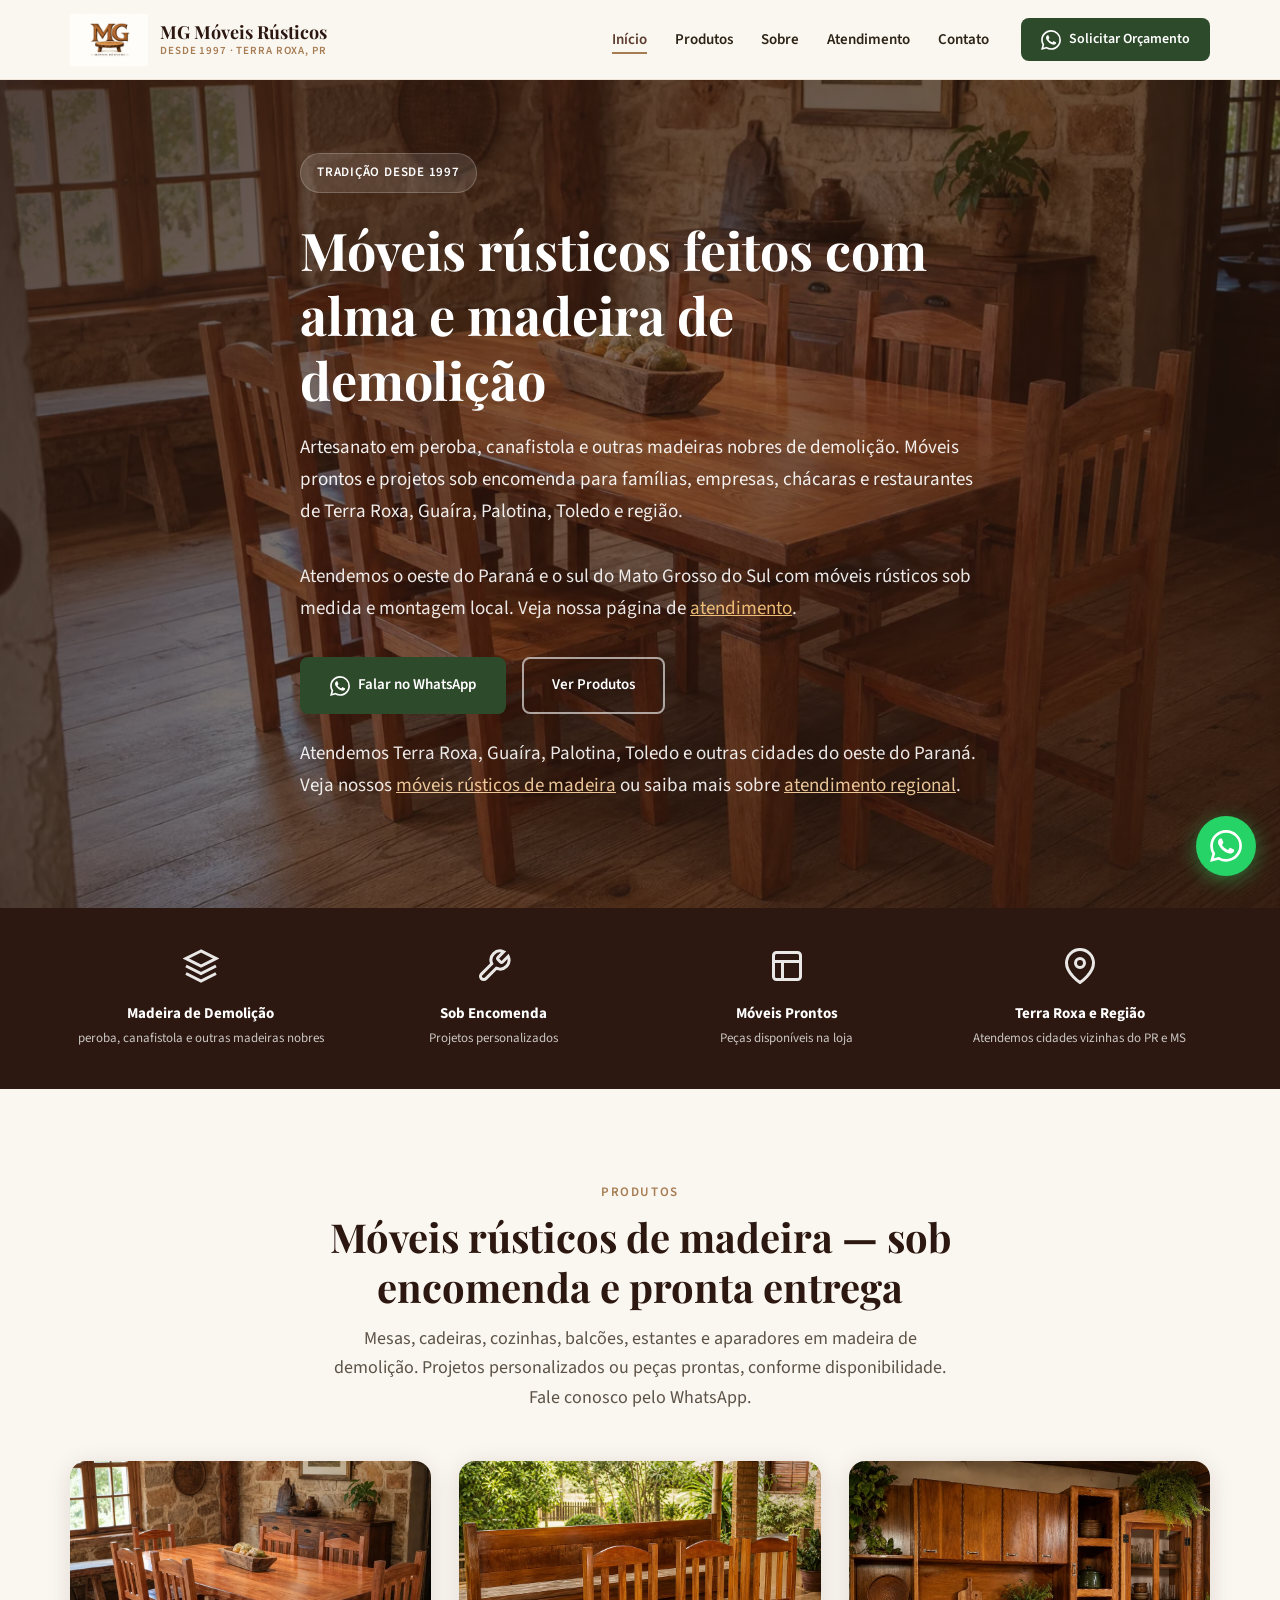
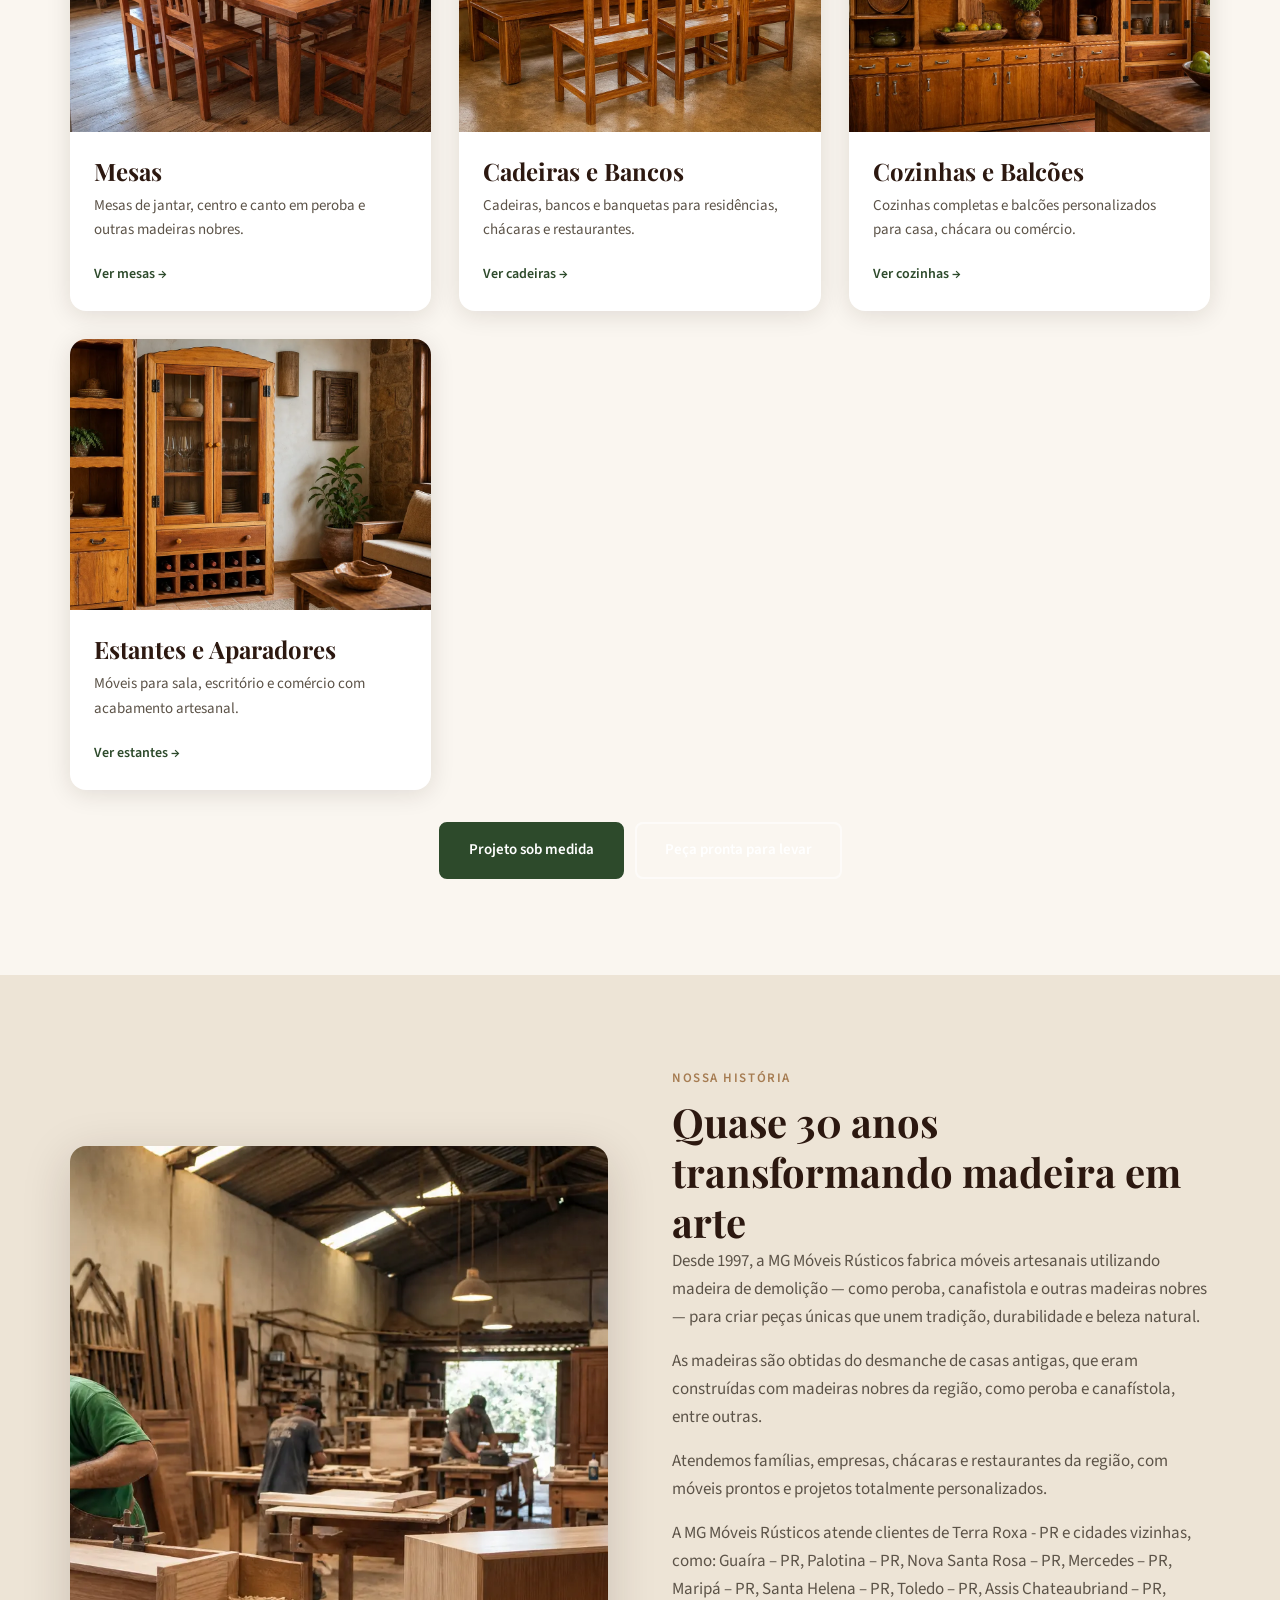
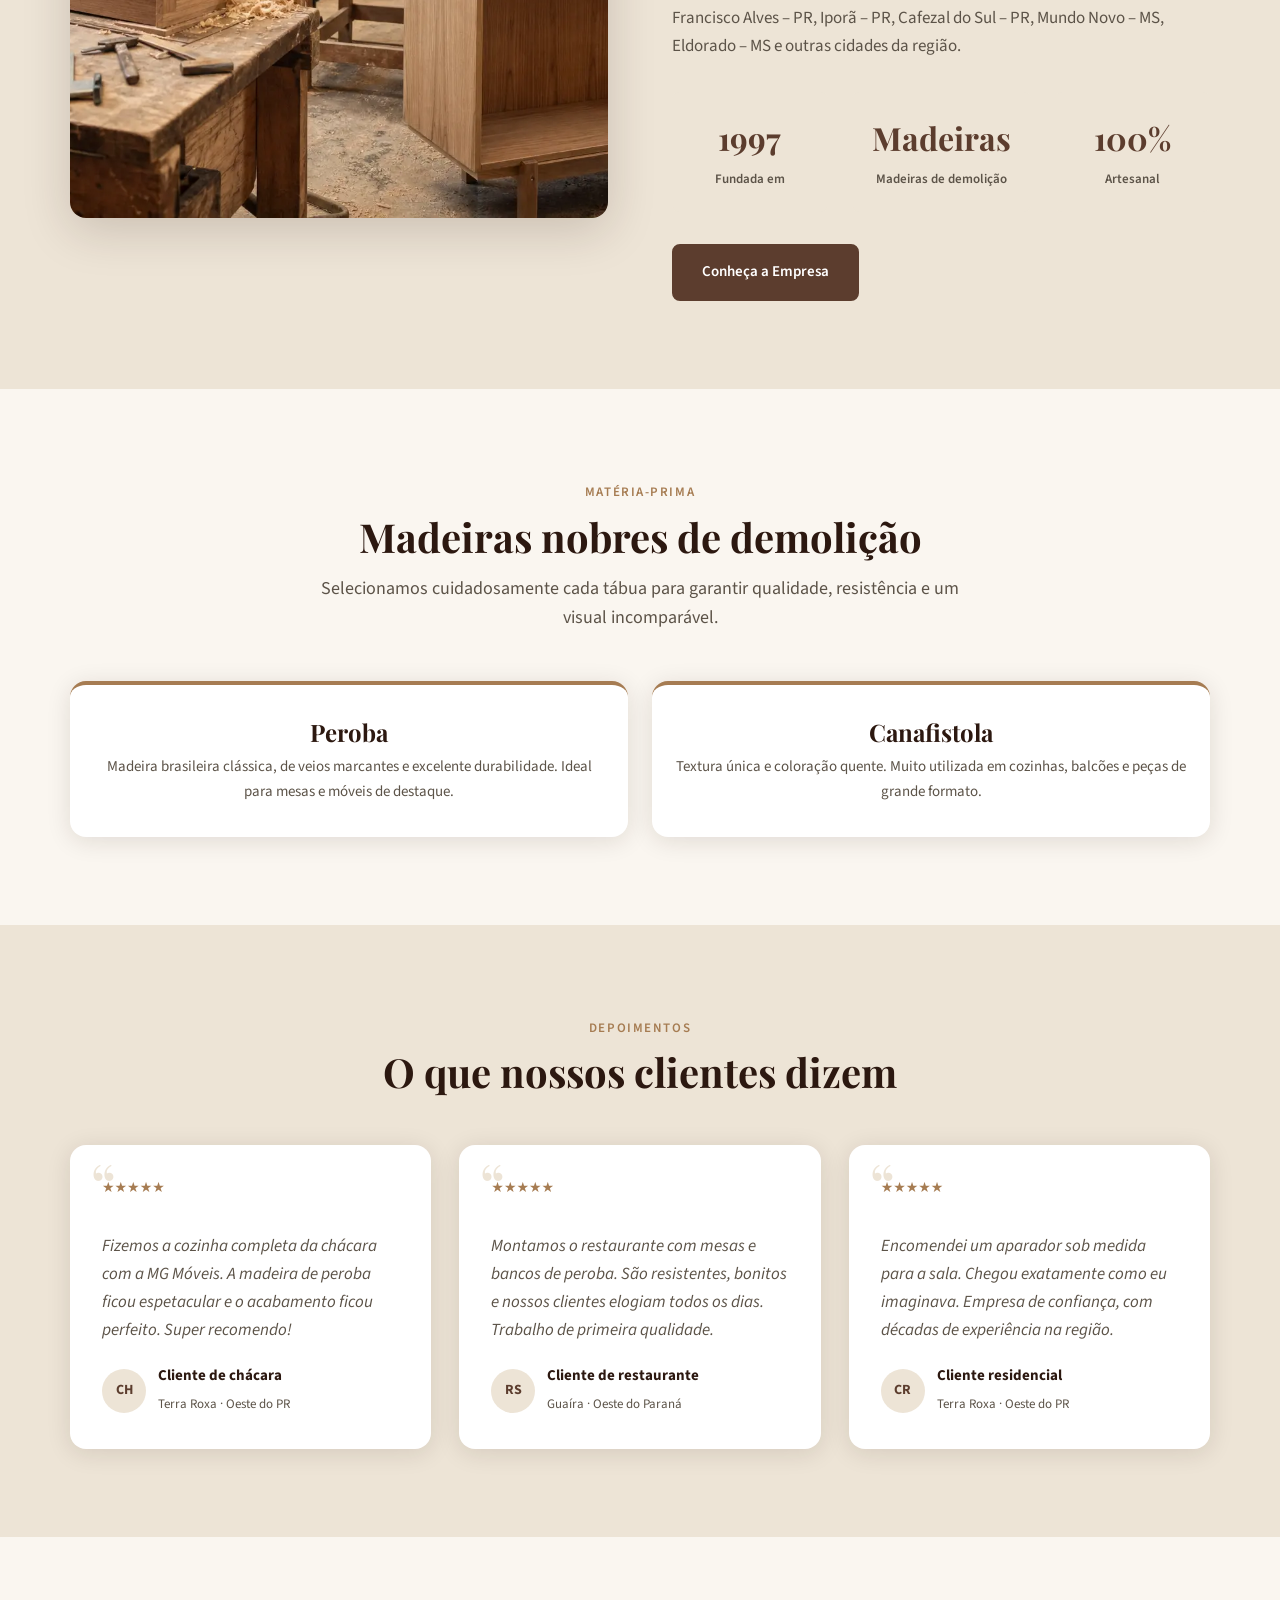
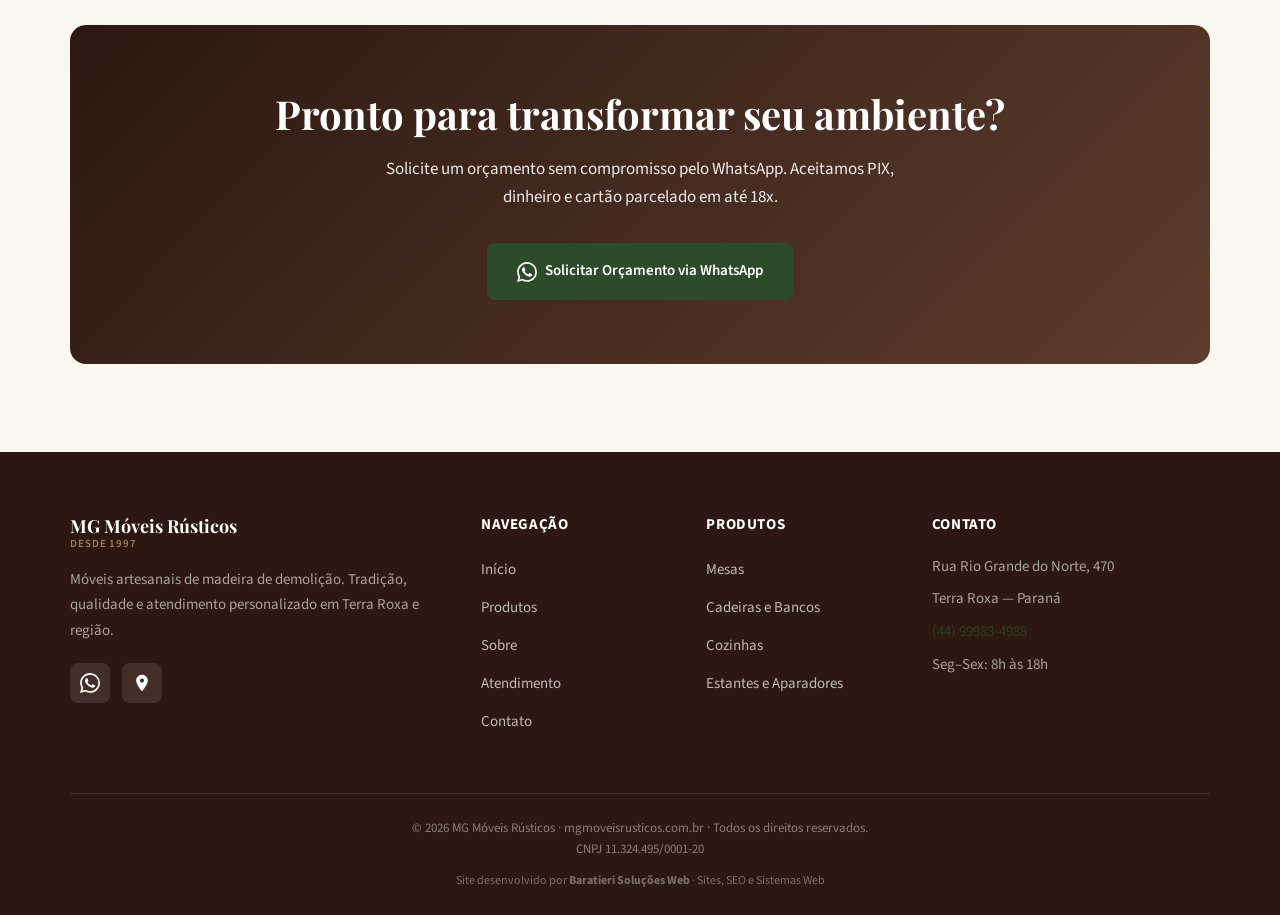
<file: index.html>
<!DOCTYPE html>
<html lang="pt-BR">

<head>
  <meta charset="UTF-8">
  <meta name="viewport" content="width=device-width, initial-scale=1.0">
  <meta name="description"
    content="MG Móveis Rústicos — móveis rústicos de madeira de demolição em Terra Roxa, PR. Mesas, cadeiras, cozinhas sob encomenda e pronta entrega. Atendemos Guaíra, Palotina, Toledo e o oeste do Paraná.">
  <meta name="keywords"
    content="móveis rústicos, móveis de madeira, madeira de demolição, móveis sob encomenda, móveis prontos, Terra Roxa, oeste do Paraná, mesas rústicas, cozinhas rústicas, marcenaria artesanal, Guaíra, Palotina, Toledo">
  <title>MG Móveis Rústicos | Móveis Rústicos em Terra Roxa, PR | Entrega Região Oeste</title>
  <link rel="canonical" href="https://mgmoveisrusticos.com.br/">
  <meta property="og:title" content="MG Móveis Rústicos | Móveis Rústicos em Terra Roxa, PR | Entrega Região Oeste">
  <meta property="og:description"
    content="Móveis rústicos em madeira de demolição para Terra Roxa e cidades da região. Mesas, cadeiras, cozinhas e móveis sob encomenda.">
  <meta property="og:type" content="website">
  <meta property="og:url" content="https://mgmoveisrusticos.com.br/">
  <meta property="og:image" content="https://mgmoveisrusticos.com.br/images/capa-mesas.webp">
  <meta name="twitter:card" content="summary_large_image">
  <link rel="preconnect" href="https://fonts.googleapis.com">
  <link rel="preconnect" href="https://fonts.gstatic.com" crossorigin>
  <link
    href="https://fonts.googleapis.com/css2?family=Playfair+Display:wght@700&family=Source+Sans+3:wght@400;600;700&display=swap"
    rel="stylesheet">
  <link rel="icon" type="image/webp" href="images/logo.webp">
  <link rel="stylesheet" href="css/style.css">
  <script type="application/ld+json">
  {
    "@context": "https://schema.org",
    "@type": "FurnitureStore",
    "name": "MG Móveis Rústicos",
    "image": "https://mgmoveisrusticos.com.br/images/logo.webp",
    "@id": "https://mgmoveisrusticos.com.br/",
    "url": "https://mgmoveisrusticos.com.br/",
    "telephone": "+5544999834988",
    "address": {
      "@type": "PostalAddress",
      "streetAddress": "Rua Rio Grande do Norte, 470",
      "addressLocality": "Terra Roxa",
      "addressRegion": "PR",
      "addressCountry": "BR"
    },
    "geo": {
      "@type": "GeoCoordinates",
      "latitude": -24.0599,
      "longitude": -54.0092
    },
    "openingHours": "Mo-Fr 08:00-18:00",
    "priceRange": "R$",
    "sameAs": [
      "https://www.google.com/maps/search/?api=1&query=Rua+Rio+Grande+do+Norte+470+Terra+Roxa+Paraná"
    ],
    "areaServed": [
      "Terra Roxa - PR",
      "Guaíra - PR",
      "Palotina - PR",
      "Nova Santa Rosa - PR",
      "Mercedes - PR",
      "Maripá - PR",
      "Santa Helena - PR",
      "Toledo - PR",
      "Assis Chateaubriand - PR",
      "Francisco Alves - PR",
      "Iporã - PR",
      "Cafezal do Sul - PR",
      "Mundo Novo - MS",
      "Eldorado - MS",
      "Marechal Cândido Rondon - PR",
      "Quatro Pontes - PR"
    ]
  }
  </script>
</head>

<body>

  <!-- Header -->
  <header class="header">
    <div class="container header-inner">
      <a href="index.html" class="logo">
        <img src="images/logo.webp" alt="MG Móveis Rústicos">
        <div class="logo-text">
          MG Móveis Rústicos
          <span>Desde 1997 · Terra Roxa, PR</span>
        </div>
      </a>
      <button class="menu-toggle" aria-label="Abrir menu">
        <span></span><span></span><span></span>
      </button>
      <nav class="nav">
        <ul class="nav-list">
          <li><a href="index.html" class="active">Início</a></li>
          <li><a href="produtos.html">Produtos</a></li>
          <li><a href="sobre.html">Sobre</a></li>
          <li><a href="atendimento.html">Atendimento</a></li>
          <li><a href="contato.html">Contato</a></li>
        </ul>
        <a href="https://wa.me/5544999834988?text=Olá!%20Gostaria%20de%20solicitar%20um%20orçamento." class="nav-cta"
          target="_blank" rel="noopener">
          <svg class="btn-icon" viewBox="0 0 24 24" fill="currentColor">
            <path
              d="M17.472 14.382c-.297-.149-1.758-.867-2.03-.967-.273-.099-.471-.148-.67.15-.197.297-.767.966-.94 1.164-.173.199-.347.223-.644.075-.297-.15-1.255-.463-2.39-1.475-.883-.788-1.48-1.761-1.653-2.059-.173-.297-.018-.458.13-.606.134-.133.298-.347.446-.52.149-.174.198-.298.298-.497.099-.198.05-.371-.025-.52-.075-.149-.669-1.612-.916-2.207-.242-.579-.487-.5-.669-.51-.173-.008-.371-.01-.57-.01-.198 0-.52.074-.792.372-.272.297-1.04 1.016-1.04 2.479 0 1.462 1.065 2.875 1.213 3.074.149.198 2.096 3.2 5.077 4.487.709.306 1.262.489 1.694.625.712.227 1.36.195 1.871.118.571-.085 1.758-.719 2.006-1.413.248-.694.248-1.289.173-1.413-.074-.124-.272-.198-.57-.347m-5.421 7.403h-.004a9.87 9.87 0 01-5.031-1.378l-.361-.214-3.741.982.998-3.648-.235-.374a9.86 9.86 0 01-1.51-5.26c.001-5.45 4.436-9.884 9.888-9.884 2.64 0 5.122 1.03 6.988 2.898a9.825 9.825 0 012.893 6.994c-.003 5.45-4.435 9.884-9.885 9.884m8.413-18.297A11.815 11.815 0 0012.05 0C5.495 0 .16 5.335.157 11.892c0 2.096.547 4.142 1.588 5.945L.057 24l6.305-1.654a11.882 11.882 0 005.683 1.448h.005c6.554 0 11.89-5.335 11.893-11.893a11.821 11.821 0 00-3.48-8.413z" />
          </svg>
          Solicitar Orçamento
        </a>
      </nav>
    </div>
  </header>

  <!-- Hero -->
  <section class="hero">
    <div class="hero-bg">
      <img src="images/capa-mesas.webp" alt="Mesa rústica de madeira de demolição">
      <div class="hero-overlay"></div>
    </div>
    <div class="container hero-content">
      <div class="hero-badge">Tradição desde 1997</div>
      <h1>Móveis rústicos feitos com alma e madeira de demolição</h1>
      <p>Artesanato em peroba, canafistola e outras madeiras nobres de demolição. Móveis prontos e projetos sob
        encomenda para famílias, empresas, chácaras e restaurantes de Terra Roxa, Guaíra, Palotina, Toledo e região.</p>
      <p style="margin-top: 1rem; max-width: 720px; opacity: .9;">Atendemos o oeste do Paraná e o sul do Mato Grosso do
        Sul com móveis rústicos sob medida e montagem local. Veja nossa página de <a href="atendimento.html"
          style="color: #ffcc80; text-decoration: underline;">atendimento</a>.</p>
      <div class="hero-actions">
        <a href="https://wa.me/5544999834988?text=Olá!%20Gostaria%20de%20solicitar%20um%20orçamento."
          class="btn btn-primary" target="_blank" rel="noopener">
          <svg class="btn-icon" viewBox="0 0 24 24" fill="currentColor">
            <path
              d="M17.472 14.382c-.297-.149-1.758-.867-2.03-.967-.273-.099-.471-.148-.67.15-.197.297-.767.966-.94 1.164-.173.199-.347.223-.644.075-.297-.15-1.255-.463-2.39-1.475-.883-.788-1.48-1.761-1.653-2.059-.173-.297-.018-.458.13-.606.134-.133.298-.347.446-.52.149-.174.198-.298.298-.497.099-.198.05-.371-.025-.52-.075-.149-.669-1.612-.916-2.207-.242-.579-.487-.5-.669-.51-.173-.008-.371-.01-.57-.01-.198 0-.52.074-.792.372-.272.297-1.04 1.016-1.04 2.479 0 1.462 1.065 2.875 1.213 3.074.149.198 2.096 3.2 5.077 4.487.709.306 1.262.489 1.694.625.712.227 1.36.195 1.871.118.571-.085 1.758-.719 2.006-1.413.248-.694.248-1.289.173-1.413-.074-.124-.272-.198-.57-.347m-5.421 7.403h-.004a9.87 9.87 0 01-5.031-1.378l-.361-.214-3.741.982.998-3.648-.235-.374a9.86 9.86 0 01-1.51-5.26c.001-5.45 4.436-9.884 9.888-9.884 2.64 0 5.122 1.03 6.988 2.898a9.825 9.825 0 012.893 6.994c-.003 5.45-4.435 9.884-9.885 9.884m8.413-18.297A11.815 11.815 0 0012.05 0C5.495 0 .16 5.335.157 11.892c0 2.096.547 4.142 1.588 5.945L.057 24l6.305-1.654a11.882 11.882 0 005.683 1.448h.005c6.554 0 11.89-5.335 11.893-11.893a11.821 11.821 0 00-3.48-8.413z" />
          </svg>
          Falar no WhatsApp
        </a>
        <a href="produtos.html" class="btn btn-outline">Ver Produtos</a>
      </div>
      <p style="margin-top: 1.5rem; max-width: 760px; color: #fff; opacity: 0.9;">Atendemos Terra Roxa, Guaíra,
        Palotina, Toledo e outras cidades do oeste do Paraná. Veja nossos <a href="produtos.html"
          style="color: #ffd8a6; text-decoration: underline;">móveis rústicos de madeira</a> ou saiba mais sobre <a
          href="atendimento.html" style="color: #ffd8a6; text-decoration: underline;">atendimento regional</a>.
      </p>
    </div>
  </section>

  <!-- Features -->
  <section class="features-strip">
    <div class="container features-grid">
      <div class="feature-item">
        <svg viewBox="0 0 24 24" fill="none" stroke="currentColor" stroke-width="2">
          <path d="M12 2L2 7l10 5 10-5-10-5zM2 17l10 5 10-5M2 12l10 5 10-5" />
        </svg>
        <h4>Madeira de Demolição</h4>
        <p>peroba, canafistola e outras madeiras nobres</p>
      </div>
      <div class="feature-item">
        <svg viewBox="0 0 24 24" fill="none" stroke="currentColor" stroke-width="2">
          <path
            d="M14.7 6.3a1 1 0 000 1.4l1.6 1.6a1 1 0 001.4 0l3.77-3.77a6 6 0 01-7.94 7.94l-6.91 6.91a2.12 2.12 0 01-3-3l6.91-6.91a6 6 0 017.94-7.94l-3.76 3.76z" />
        </svg>
        <h4>Sob Encomenda</h4>
        <p>Projetos personalizados</p>
      </div>
      <div class="feature-item">
        <svg viewBox="0 0 24 24" fill="none" stroke="currentColor" stroke-width="2">
          <rect x="3" y="3" width="18" height="18" rx="2" />
          <path d="M3 9h18M9 21V9" />
        </svg>
        <h4>Móveis Prontos</h4>
        <p>Peças disponíveis na loja</p>
      </div>
      <div class="feature-item">
        <svg viewBox="0 0 24 24" fill="none" stroke="currentColor" stroke-width="2">
          <path d="M21 10c0 7-9 13-9 13s-9-6-9-13a9 9 0 0118 0z" />
          <circle cx="12" cy="10" r="3" />
        </svg>
        <h4>Terra Roxa e Região</h4>
        <p>Atendemos cidades vizinhas do PR e MS</p>
      </div>
    </div>
  </section>


  <!-- Produtos -->
  <section class="section">
    <div class="container">
      <div class="section-header fade-in">
        <span class="section-label">Produtos</span>
        <h2>Móveis rústicos de madeira — sob encomenda e pronta entrega</h2>
        <p>
          Mesas, cadeiras, cozinhas, balcões, estantes e aparadores em madeira de demolição.
          Projetos personalizados ou peças prontas, conforme disponibilidade. Fale conosco pelo WhatsApp.
        </p>
      </div>

      <div class="cards-grid">

        <article class="card fade-in">
          <div class="card-image">
            <img src="images/capa-mesas.webp" alt="Mesas rústicas de madeira de demolição">
          </div>
          <div class="card-body">
            <h3>Mesas</h3>
            <p>
              Mesas de jantar, centro e canto em peroba e outras madeiras nobres.
            </p>
            <a href="produtos.html#mesas" class="card-link">
              Ver mesas →
            </a>
          </div>
        </article>

        <article class="card fade-in">
          <div class="card-image">
            <img src="images/capa-cadeiras-bancos.webp" alt="Cadeiras e bancos rústicos de madeira">
          </div>
          <div class="card-body">
            <h3>Cadeiras e Bancos</h3>
            <p>
              Cadeiras, bancos e banquetas para residências, chácaras e restaurantes.
            </p>
            <a href="produtos.html#cadeiras" class="card-link">
              Ver cadeiras →
            </a>
          </div>
        </article>

        <article class="card fade-in">
          <div class="card-image">
            <img src="images/capa-cozinhas.webp" alt="Cozinhas e balcões rústicos de madeira">
          </div>
          <div class="card-body">
            <h3>Cozinhas e Balcões</h3>
            <p>
              Cozinhas completas e balcões personalizados para casa, chácara ou comércio.
            </p>
            <a href="produtos.html#cozinhas" class="card-link">
              Ver cozinhas →
            </a>
          </div>
        </article>

        <article class="card fade-in">
          <div class="card-image">
            <img src="images/capa-estantes-aparadores.webp" alt="Estantes e aparadores rústicos de madeira">
          </div>
          <div class="card-body">
            <h3>Estantes e Aparadores</h3>
            <p>
              Móveis para sala, escritório e comércio com acabamento artesanal.
            </p>
            <a href="produtos.html#estantes" class="card-link">
              Ver estantes →
            </a>
          </div>
        </article>

      </div>

      <div style="margin-top: 2rem; text-align: center;" class="fade-in">
        <a href="produtos.html#sob-encomenda" class="btn btn-primary" style="margin-right: .5rem; margin-bottom: .5rem;">
          Projeto sob medida
        </a>
        <a href="produtos.html#pronta-entrega" class="btn btn-outline">
          Peça pronta para levar
        </a>
      </div>
    </div>
  </section>

  <!-- Sobre preview -->
  <section class="section bg-cream">
    <div class="container about-preview">
      <div class="about-preview-image fade-in">
        <img src="images/oficina.webp" alt="Oficina MG Móveis Rústicos">
      </div>
      <div class="about-preview-content fade-in">
        <span class="section-label">Nossa História</span>
        <h2>Quase 30 anos transformando madeira em arte</h2>
        <p>Desde 1997, a MG Móveis Rústicos fabrica móveis artesanais utilizando madeira de
          demolição — como peroba, canafistola e outras madeiras nobres — para criar peças únicas que unem
          tradição, durabilidade e beleza natural.</p>
        <p>As madeiras são obtidas do desmanche de casas antigas, que eram construídas com madeiras nobres da região,
          como peroba e canafístola, entre outras.</p>
        <p>Atendemos famílias, empresas, chácaras e restaurantes da região, com móveis prontos e projetos totalmente
          personalizados.</p>
        <p>A MG Móveis Rústicos atende clientes de Terra Roxa - PR e cidades vizinhas, como:
          Guaíra – PR, Palotina – PR, Nova Santa Rosa – PR, Mercedes – PR, Maripá – PR, Santa Helena – PR,
          Toledo – PR, Assis Chateaubriand – PR, Francisco Alves – PR, Iporã – PR, Cafezal do Sul – PR,
          Mundo Novo – MS, Eldorado – MS e outras cidades da região.
        </p>

        <div class="about-stats">
          <div class="stat">
            <span class="stat-number">1997</span>
            <span class="stat-label">Fundada em</span>
          </div>
          <div class="stat">
            <span class="stat-number">Madeiras</span>
            <span class="stat-label">Madeiras de demolição</span>
          </div>
          <div class="stat">
            <span class="stat-number">100%</span>
            <span class="stat-label">Artesanal</span>
          </div>
        </div>
        <a href="sobre.html" class="btn btn-wood">Conheça a Empresa</a>
      </div>
    </div>
  </section>

  <!-- Madeiras -->
  <section class="section">
    <div class="container">
      <div class="section-header fade-in">
        <span class="section-label">Matéria-prima</span>
        <h2>Madeiras nobres de demolição</h2>
        <p>Selecionamos cuidadosamente cada tábua para garantir qualidade, resistência e um visual incomparável.</p>
      </div>
      <div class="woods-grid fade-in">
        <div class="wood-card">
          <h3>Peroba</h3>
          <p>Madeira brasileira clássica, de veios marcantes e excelente durabilidade. Ideal para mesas e móveis de
            destaque.</p>
        </div>

        <div class="wood-card">
          <h3>Canafistola</h3>
          <p>Textura única e coloração quente. Muito utilizada em cozinhas, balcões e peças de grande formato.</p>
        </div>
      </div>
    </div>
  </section>

  <!-- Depoimentos -->
  <section class="section bg-cream">
    <div class="container">
      <div class="section-header fade-in">
        <span class="section-label">Depoimentos</span>
        <h2>O que nossos clientes dizem</h2>
      </div>
      <div class="testimonials-grid">
        <blockquote class="testimonial fade-in">
          <div class="testimonial-stars">★★★★★</div>
          <p>Fizemos a cozinha completa da chácara com a MG Móveis. A madeira de peroba ficou espetacular e o acabamento
            ficou perfeito. Super recomendo!</p>
          <footer class="testimonial-author">
            <div class="testimonial-avatar">CH</div>
            <div class="testimonial-info">
              <strong>Cliente de chácara</strong>
              <span>Terra Roxa · Oeste do PR</span>
            </div>
          </footer>
        </blockquote>
        <blockquote class="testimonial fade-in">
          <div class="testimonial-stars">★★★★★</div>
          <p>Montamos o restaurante com mesas e bancos de peroba. São resistentes, bonitos e nossos clientes elogiam
            todos
            os dias. Trabalho de primeira qualidade.</p>
          <footer class="testimonial-author">
            <div class="testimonial-avatar">RS</div>
            <div class="testimonial-info">
              <strong>Cliente de restaurante</strong>
              <span>Guaíra · Oeste do Paraná</span>
            </div>
          </footer>
        </blockquote>
        <blockquote class="testimonial fade-in">
          <div class="testimonial-stars">★★★★★</div>
          <p>Encomendei um aparador sob medida para a sala. Chegou exatamente como eu imaginava. Empresa de confiança,
            com décadas de experiência na região.</p>
          <footer class="testimonial-author">
            <div class="testimonial-avatar">CR</div>
            <div class="testimonial-info">
              <strong>Cliente residencial</strong>
              <span>Terra Roxa · Oeste do PR</span>
            </div>
          </footer>
        </blockquote>
      </div>
    </div>
  </section>

  <!-- CTA -->
  <section class="section">
    <div class="container">
      <div class="cta-banner fade-in">
        <h2>Pronto para transformar seu ambiente?</h2>
        <p>Solicite um orçamento sem compromisso pelo WhatsApp. Aceitamos PIX, dinheiro e cartão parcelado em até 18x.
        </p>
        <a href="https://wa.me/5544999834988?text=Olá!%20Gostaria%20de%20solicitar%20um%20orçamento."
          class="btn btn-primary" target="_blank" rel="noopener"
          data-whatsapp-message="Olá! Gostaria de solicitar um orçamento.">
          <svg class="btn-icon" viewBox="0 0 24 24" fill="currentColor">
            <path
              d="M17.472 14.382c-.297-.149-1.758-.867-2.03-.967-.273-.099-.471-.148-.67.15-.197.297-.767.966-.94 1.164-.173.199-.347.223-.644.075-.297-.15-1.255-.463-2.39-1.475-.883-.788-1.48-1.761-1.653-2.059-.173-.297-.018-.458.13-.606.134-.133.298-.347.446-.52.149-.174.198-.298.298-.497.099-.198.05-.371-.025-.52-.075-.149-.669-1.612-.916-2.207-.242-.579-.487-.5-.669-.51-.173-.008-.371-.01-.57-.01-.198 0-.52.074-.792.372-.272.297-1.04 1.016-1.04 2.479 0 1.462 1.065 2.875 1.213 3.074.149.198 2.096 3.2 5.077 4.487.709.306 1.262.489 1.694.625.712.227 1.36.195 1.871.118.571-.085 1.758-.719 2.006-1.413.248-.694.248-1.289.173-1.413-.074-.124-.272-.198-.57-.347m-5.421 7.403h-.004a9.87 9.87 0 01-5.031-1.378l-.361-.214-3.741.982.998-3.648-.235-.374a9.86 9.86 0 01-1.51-5.26c.001-5.45 4.436-9.884 9.888-9.884 2.64 0 5.122 1.03 6.988 2.898a9.825 9.825 0 012.893 6.994c-.003 5.45-4.435 9.884-9.885 9.884m8.413-18.297A11.815 11.815 0 0012.05 0C5.495 0 .16 5.335.157 11.892c0 2.096.547 4.142 1.588 5.945L.057 24l6.305-1.654a11.882 11.882 0 005.683 1.448h.005c6.554 0 11.89-5.335 11.893-11.893a11.821 11.821 0 00-3.48-8.413z" />
          </svg>
          Solicitar Orçamento via WhatsApp
        </a>
      </div>
    </div>
  </section>

  <!-- Footer -->
  <footer class="footer">
    <div class="container">
      <div class="footer-grid">
        <div class="footer-brand">
          <div class="logo-text">
            MG Móveis Rústicos
            <span>Desde 1997</span>
          </div>
          <p>Móveis artesanais de madeira de demolição. Tradição, qualidade e atendimento personalizado em Terra Roxa e
            região.</p>
          <div class="footer-social">
            <a href="https://wa.me/5544999834988" target="_blank" rel="noopener" aria-label="WhatsApp">
              <svg viewBox="0 0 24 24">
                <path
                  d="M17.472 14.382c-.297-.149-1.758-.867-2.03-.967-.273-.099-.471-.148-.67.15-.197.297-.767.966-.94 1.164-.173.199-.347.223-.644.075-.297-.15-1.255-.463-2.39-1.475-.883-.788-1.48-1.761-1.653-2.059-.173-.297-.018-.458.13-.606.134-.133.298-.347.446-.52.149-.174.198-.298.298-.497.099-.198.05-.371-.025-.52-.075-.149-.669-1.612-.916-2.207-.242-.579-.487-.5-.669-.51-.173-.008-.371-.01-.57-.01-.198 0-.52.074-.792.372-.272.297-1.04 1.016-1.04 2.479 0 1.462 1.065 2.875 1.213 3.074.149.198 2.096 3.2 5.077 4.487.709.306 1.262.489 1.694.625.712.227 1.36.195 1.871.118.571-.085 1.758-.719 2.006-1.413.248-.694.248-1.289.173-1.413-.074-.124-.272-.198-.57-.347m-5.421 7.403h-.004a9.87 9.87 0 01-5.031-1.378l-.361-.214-3.741.982.998-3.648-.235-.374a9.86 9.86 0 01-1.51-5.26c.001-5.45 4.436-9.884 9.888-9.884 2.64 0 5.122 1.03 6.988 2.898a9.825 9.825 0 012.893 6.994c-.003 5.45-4.435 9.884-9.885 9.884m8.413-18.297A11.815 11.815 0 0012.05 0C5.495 0 .16 5.335.157 11.892c0 2.096.547 4.142 1.588 5.945L.057 24l6.305-1.654a11.882 11.882 0 005.683 1.448h.005c6.554 0 11.89-5.335 11.893-11.893a11.821 11.821 0 00-3.48-8.413z" />
              </svg>
            </a>
            <a href="https://www.google.com/maps/search/?api=1&query=Rua+Rio+Grande+do+Norte+470+Terra Roxa+Paraná"
              target="_blank" rel="noopener" aria-label="Google Maps">
              <svg viewBox="0 0 24 24">
                <path
                  d="M12 2C8.13 2 5 5.13 5 9c0 5.25 7 13 7 13s7-7.75 7-13c0-3.87-3.13-7-7-7zm0 9.5c-1.38 0-2.5-1.12-2.5-2.5s1.12-2.5 2.5-2.5 2.5 1.12 2.5 2.5-1.12 2.5-2.5 2.5z" />
              </svg>
            </a>
          </div>
        </div>
        <div>
          <h4>Navegação</h4>
          <ul class="footer-links">
            <li><a href="index.html" class="active">Início</a></li>
            <li><a href="produtos.html">Produtos</a></li>
            <li><a href="sobre.html">Sobre</a></li>
            <li><a href="atendimento.html">Atendimento</a></li>
            <li><a href="contato.html">Contato</a></li>
          </ul>
        </div>
        <div>
          <h4>Produtos</h4>
          <ul class="footer-links">
            <li><a href="produtos.html#mesas">Mesas</a></li>
            <li><a href="produtos.html#cadeiras">Cadeiras e Bancos</a></li>
            <li><a href="produtos.html#cozinhas">Cozinhas</a></li>
            <li><a href="produtos.html#estantes">Estantes e Aparadores</a></li>
          </ul>
        </div>
        <div class="footer-contact">
          <h4>Contato</h4>
          <p>Rua Rio Grande do Norte, 470</p>
          <p>Terra Roxa — Paraná</p>
          <p><a href="https://wa.me/5544999834988">(44) 99983-4988</a></p>
          <p>Seg–Sex: 8h às 18h</p>
        </div>
      </div>
      <div class="footer-bottom">
        <p>&copy; <span id="current-year">2026</span> MG Móveis Rústicos · mgmoveisrusticos.com.br · Todos os direitos
          reservados.</p>
        <p>CNPJ 11.324.495/0001-20</p>
        <p class="footer-credit">Site desenvolvido por <strong>Baratieri Soluções Web</strong> · Sites, SEO e Sistemas Web</p>
    </div>
  </footer>

  <!-- WhatsApp Float -->
  <a href="https://wa.me/5544999834988?text=Olá!%20Gostaria%20de%20solicitar%20um%20orçamento." class="whatsapp-float"
    target="_blank" rel="noopener" aria-label="Fale conosco pelo WhatsApp">
    <svg viewBox="0 0 24 24">
      <path
        d="M17.472 14.382c-.297-.149-1.758-.867-2.03-.967-.273-.099-.471-.148-.67.15-.197.297-.767.966-.94 1.164-.173.199-.347.223-.644.075-.297-.15-1.255-.463-2.39-1.475-.883-.788-1.48-1.761-1.653-2.059-.173-.297-.018-.458.13-.606.134-.133.298-.347.446-.52.149-.174.198-.298.298-.497.099-.198.05-.371-.025-.52-.075-.149-.669-1.612-.916-2.207-.242-.579-.487-.5-.669-.51-.173-.008-.371-.01-.57-.01-.198 0-.52.074-.792.372-.272.297-1.04 1.016-1.04 2.479 0 1.462 1.065 2.875 1.213 3.074.149.198 2.096 3.2 5.077 4.487.709.306 1.262.489 1.694.625.712.227 1.36.195 1.871.118.571-.085 1.758-.719 2.006-1.413.248-.694.248-1.289.173-1.413-.074-.124-.272-.198-.57-.347m-5.421 7.403h-.004a9.87 9.87 0 01-5.031-1.378l-.361-.214-3.741.982.998-3.648-.235-.374a9.86 9.86 0 01-1.51-5.26c.001-5.45 4.436-9.884 9.888-9.884 2.64 0 5.122 1.03 6.988 2.898a9.825 9.825 0 012.893 6.994c-.003 5.45-4.435 9.884-9.885 9.884m8.413-18.297A11.815 11.815 0 0012.05 0C5.495 0 .16 5.335.157 11.892c0 2.096.547 4.142 1.588 5.945L.057 24l6.305-1.654a11.882 11.882 0 005.683 1.448h.005c6.554 0 11.89-5.335 11.893-11.893a11.821 11.821 0 00-3.48-8.413z" />
    </svg>
  </a>

  <script src="js/main.js"></script>
</body>

</html>
</file>
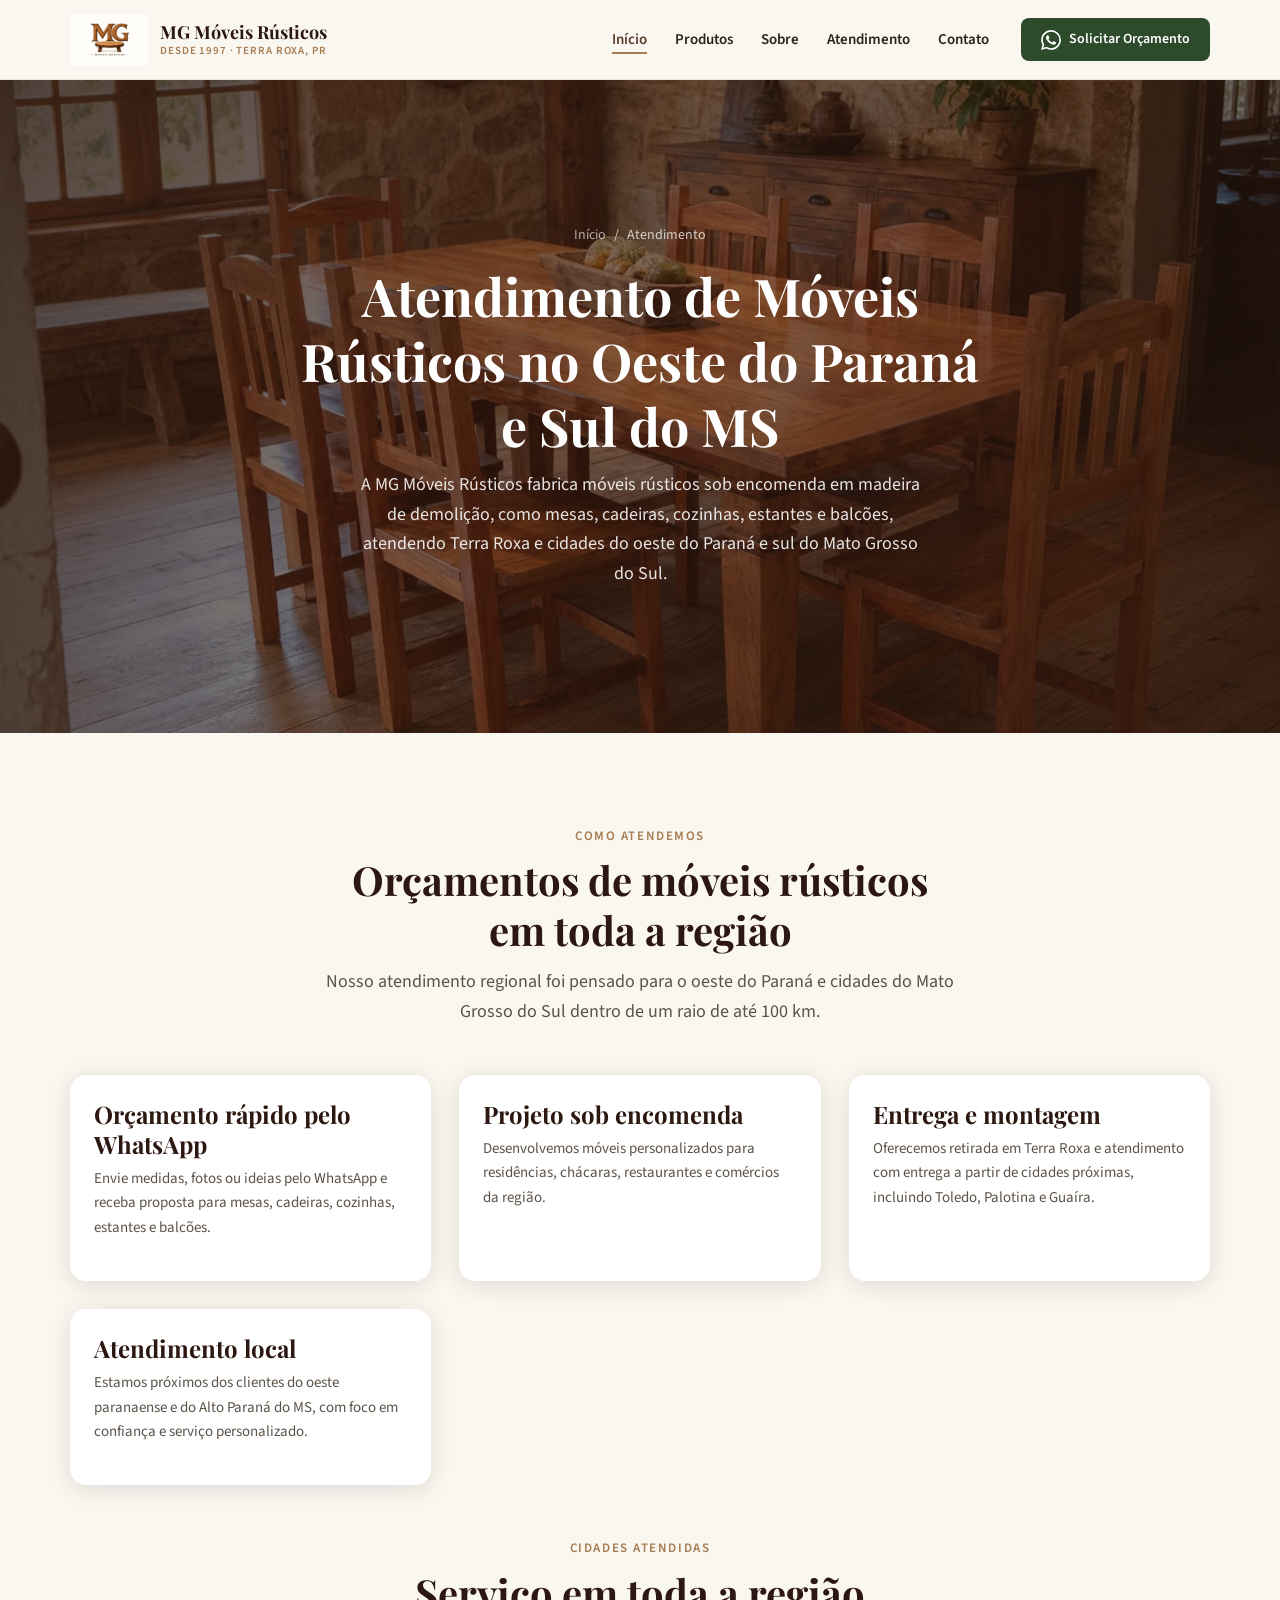
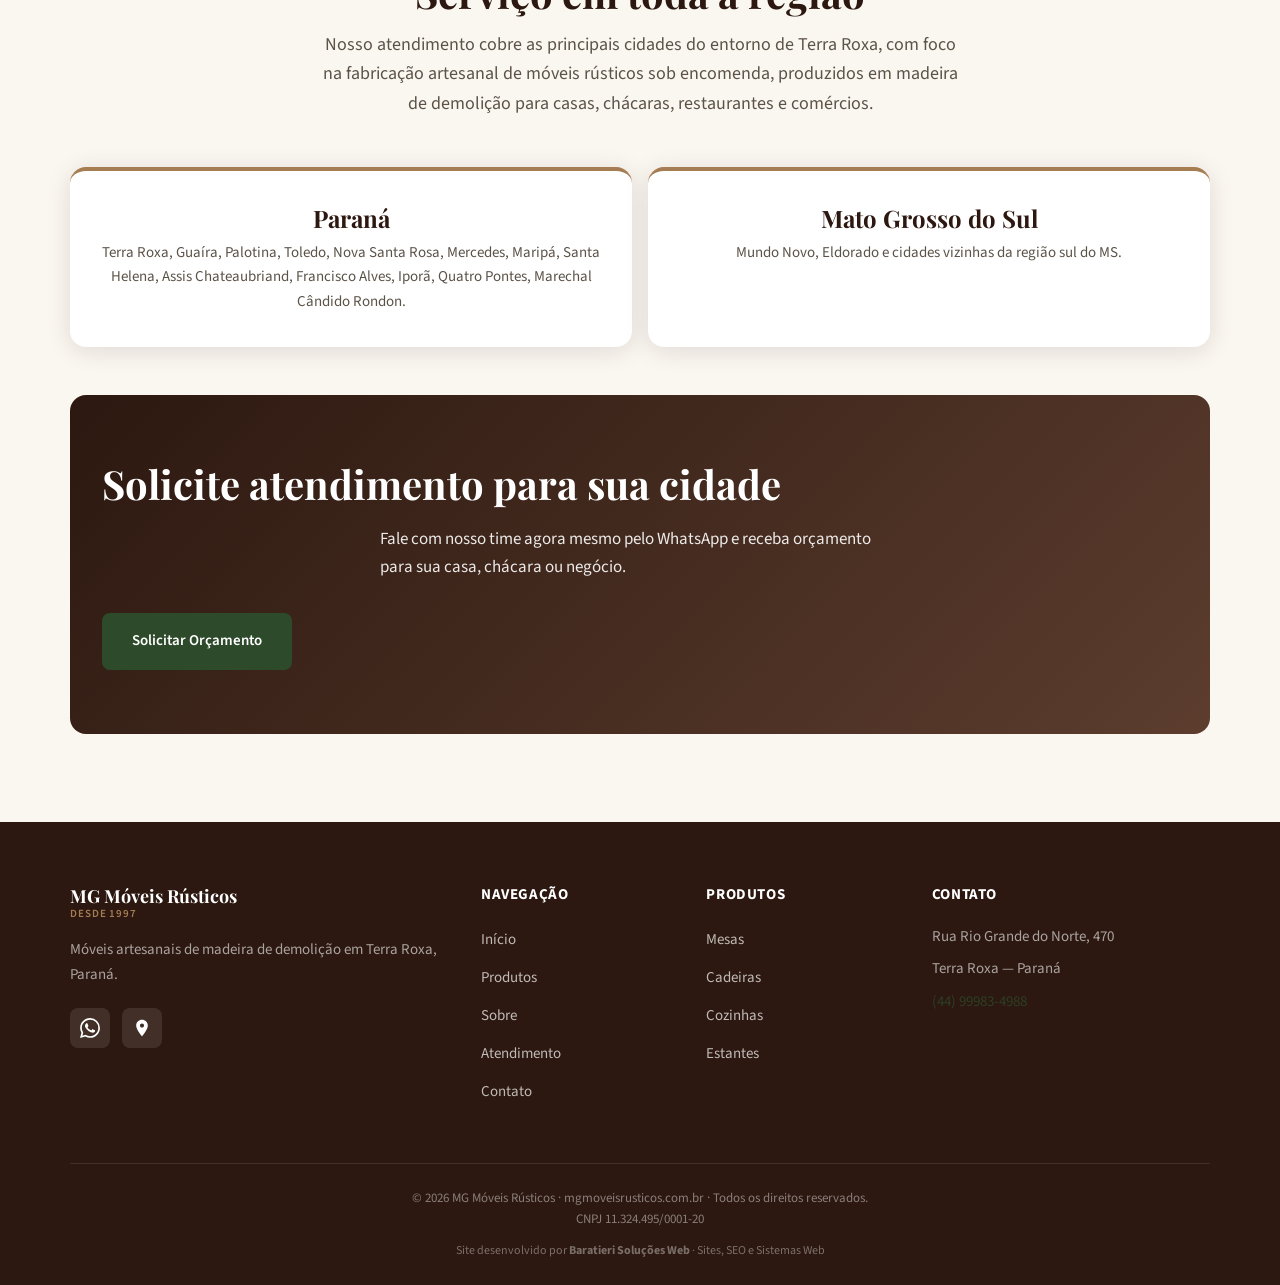
<file: atendimento.html>
<!DOCTYPE html>
<html lang="pt-BR">

<head>
  <meta charset="UTF-8">
  <meta name="viewport" content="width=device-width, initial-scale=1.0">
  <meta name="description"
    content="Atendimento da MG Móveis Rústicos em Terra Roxa, PR e cidades vizinhas. Orçamentos de móveis rústicos sob encomenda para a região oeste do Paraná.">
  <meta name="keywords"
    content="atendimento regional, móveis rústicos Terra Roxa, marcenaria Terra Roxa, Guaíra, Palotina, Toledo, Nova Santa Rosa, Mundo Novo, Eldorado">
  <title>Atendimento Regional | MG Móveis Rústicos | Oeste do PR e MS</title>
  <link rel="canonical" href="https://mgmoveisrusticos.com.br/atendimento.html">
  <meta property="og:title" content="Atendimento Regional | MG Móveis Rústicos | Oeste do PR e MS">
  <meta property="og:description"
    content="Atendimento regional em Terra Roxa, Guaíra, Palotina, Toledo e cidades vizinhas. Orçamentos personalizados de móveis rústicos em madeira de demolição.">
  <meta property="og:type" content="website">
  <meta property="og:url" content="https://mgmoveisrusticos.com.br/atendimento.html">
  <meta property="og:image" content="https://mgmoveisrusticos.com.br/images/oficina.webp">
  <meta name="twitter:card" content="summary_large_image">
  <link rel="preconnect" href="https://fonts.googleapis.com">
  <link rel="preconnect" href="https://fonts.gstatic.com" crossorigin>
  <link
    href="https://fonts.googleapis.com/css2?family=Playfair+Display:wght@700&family=Source+Sans+3:wght@400;600;700&display=swap"
    rel="stylesheet">
  <link rel="icon" type="image/webp" href="images/logo.webp">
  <link rel="stylesheet" href="css/style.css">
  <script type="application/ld+json">
  {
    "@context": "https://schema.org",
    "@type": "FurnitureStore",
    "name": "MG Móveis Rústicos",
    "image": "https://mgmoveisrusticos.com.br/images/logo.webp",
    "@id": "https://mgmoveisrusticos.com.br/",
    "url": "https://mgmoveisrusticos.com.br/",
    "telephone": "+5544999834988",
    "address": {
      "@type": "PostalAddress",
      "streetAddress": "Rua Rio Grande do Norte, 470",
      "addressLocality": "Terra Roxa",
      "addressRegion": "PR",
      "addressCountry": "BR"
    },
    "openingHours": "Mo-Fr 08:00-18:00",
    "priceRange": "R$",
    "sameAs": [
      "https://www.google.com/maps/search/?api=1&query=Rua+Rio+Grande+do+Norte+470+Terra+Roxa+Paraná"
    ],
    "areaServed": [
      "Terra Roxa - PR",
      "Guaíra - PR",
      "Palotina - PR",
      "Nova Santa Rosa - PR",
      "Mercedes - PR",
      "Maripá - PR",
      "Santa Helena - PR",
      "Toledo - PR",
      "Assis Chateaubriand - PR",
      "Francisco Alves - PR",
      "Iporã - PR",
      "Cafezal do Sul - PR",
      "Mundo Novo - MS",
      "Eldorado - MS",
      "Marechal Cândido Rondon - PR",
      "Quatro Pontes - PR"
    ]
  }
  </script>
</head>

<body>

  <header class="header">
    <div class="container header-inner">
      <a href="index.html" class="logo">
        <img src="images/logo.webp" alt="MG Móveis Rústicos">
        <div class="logo-text">
          MG Móveis Rústicos
          <span>Desde 1997 · Terra Roxa, PR</span>
        </div>
      </a>
      <button class="menu-toggle" aria-label="Abrir menu">
        <span></span><span></span><span></span>
      </button>
      <nav class="nav">
        <ul class="nav-list">
          <li><a href="index.html" class="active">Início</a></li>
          <li><a href="produtos.html">Produtos</a></li>
          <li><a href="sobre.html">Sobre</a></li>
          <li><a href="atendimento.html">Atendimento</a></li>
          <li><a href="contato.html">Contato</a></li>
        </ul>
        <a href="https://wa.me/5544999834988?text=Olá!%20Gostaria%20de%20solicitar%20um%20orçamento." class="nav-cta"
          target="_blank" rel="noopener">
          <svg class="btn-icon" viewBox="0 0 24 24" fill="currentColor">
            <path
              d="M17.472 14.382c-.297-.149-1.758-.867-2.03-.967-.273-.099-.471-.148-.67.15-.197.297-.767.966-.94 1.164-.173.199-.347.223-.644.075-.297-.15-1.255-.463-2.39-1.475-.883-.788-1.48-1.761-1.653-2.059-.173-.297-.018-.458.13-.606.134-.133.298-.347.446-.52.149-.174.198-.298.298-.497.099-.198.05-.371-.025-.52-.075-.149-.669-1.612-.916-2.207-.242-.579-.487-.5-.669-.51-.173-.008-.371-.01-.57-.01-.198 0-.52.074-.792.372-.272.297-1.04 1.016-1.04 2.479 0 1.462 1.065 2.875 1.213 3.074.149.198 2.096 3.2 5.077 4.487.709.306 1.262.489 1.694.625.712.227 1.36.195 1.871.118.571-.085 1.758-.719 2.006-1.413.248-.694.248-1.289.173-1.413-.074-.124-.272-.198-.57-.347m-5.421 7.403h-.004a9.87 9.87 0 01-5.031-1.378l-.361-.214-3.741.982.998-3.648-.235-.374a9.86 9.86 0 01-1.51-5.26c.001-5.45 4.436-9.884 9.888-9.884 2.64 0 5.122 1.03 6.988 2.898a9.825 9.825 0 012.893 6.994c-.003 5.45-4.435 9.884-9.885 9.884m8.413-18.297A11.815 11.815 0 0012.05 0C5.495 0 .16 5.335.157 11.892c0 2.096.547 4.142 1.588 5.945L.057 24l6.305-1.654a11.882 11.882 0 005.683 1.448h.005c6.554 0 11.89-5.335 11.893-11.893a11.821 11.821 0 00-3.48-8.413z" />
          </svg>
          Solicitar Orçamento
        </a>
      </nav>
    </div>
  </header>

  <section class="page-hero">
    <div class="hero-bg">
      <img src="images/capa-mesas.webp" alt="Inspiração de mesa rústica para atendimento regional">
      <div class="hero-overlay"></div>
    </div>
    <div class="container hero-content">
      <nav class="breadcrumb" aria-label="Navegação">
        <a href="index.html">Início</a> / <span>Atendimento</span>
      </nav>
      <h1>Atendimento de Móveis Rústicos no Oeste do Paraná e Sul do MS</h1>
      <p>A MG Móveis Rústicos fabrica móveis rústicos sob encomenda em madeira de demolição,
        como mesas, cadeiras, cozinhas, estantes e balcões, atendendo Terra Roxa e cidades
        do oeste do Paraná e sul do Mato Grosso do Sul.
      </p>
    </div>
  </section>

  <section class="section">
    <div class="container">
      <div class="section-header fade-in">
        <span class="section-label">Como atendemos</span>
        <h2>Orçamentos de móveis rústicos em toda a região</h2>
        <p>Nosso atendimento regional foi pensado para o oeste do Paraná e cidades do Mato Grosso do Sul dentro de um
          raio de até 100 km.</p>
      </div>

      <div class="cards-grid">
        <article class="card fade-in">
          <div class="card-body">
            <h3>Orçamento rápido pelo WhatsApp</h3>
            <p>Envie medidas, fotos ou ideias pelo WhatsApp e receba proposta para mesas, cadeiras, cozinhas, estantes e
              balcões.</p>
          </div>
        </article>
        <article class="card fade-in">
          <div class="card-body">
            <h3>Projeto sob encomenda</h3>
            <p>Desenvolvemos móveis personalizados para residências, chácaras, restaurantes e comércios da região.</p>
          </div>
        </article>
        <article class="card fade-in">
          <div class="card-body">
            <h3>Entrega e montagem</h3>
            <p>Oferecemos retirada em Terra Roxa e atendimento com entrega a partir de cidades próximas, incluindo
              Toledo, Palotina e Guaíra.</p>
          </div>
        </article>
        <article class="card fade-in">
          <div class="card-body">
            <h3>Atendimento local</h3>
            <p>Estamos próximos dos clientes do oeste paranaense e do Alto Paraná do MS, com foco em confiança e serviço
              personalizado.</p>
          </div>
        </article>
      </div>

      <div class="section-header fade-in" style="margin-top: 3rem;">
        <span class="section-label">Cidades atendidas</span>
        <h2>Serviço em toda a região</h2>
        <p>
          Nosso atendimento cobre as principais cidades do entorno de Terra Roxa, com foco na
          fabricação artesanal de móveis rústicos sob encomenda, produzidos em madeira de
          demolição para casas, chácaras, restaurantes e comércios.
        </p>
      </div>

      <div class="woods-grid fade-in" style="grid-template-columns: repeat(2, minmax(220px, 1fr)); gap: 1rem;">
        <div class="wood-card">
          <h3>Paraná</h3>
          <p>Terra Roxa, Guaíra, Palotina, Toledo, Nova Santa Rosa, Mercedes, Maripá, Santa Helena, Assis Chateaubriand,
            Francisco Alves, Iporã, Quatro Pontes, Marechal Cândido Rondon.</p>
        </div>
        <div class="wood-card">
          <h3>Mato Grosso do Sul</h3>
          <p>Mundo Novo, Eldorado e cidades vizinhas da região sul do MS.</p>
        </div>
      </div>

      <div class="cta-banner fade-in" style="margin-top: 3rem; text-align: left;">
        <h2>Solicite atendimento para sua cidade</h2>
        <p>Fale com nosso time agora mesmo pelo WhatsApp e receba orçamento para sua casa, chácara ou negócio.</p>
        <a href="https://wa.me/5544999834988?text=Olá!%20Gostaria%20de%20solicitar%20um%20orçamento%20para%20meu%20móvel%20rústico%20sob%20encomenda."
          class="btn btn-primary" target="_blank" rel="noopener">Solicitar Orçamento</a>
      </div>
    </div>
  </section>

  <footer class="footer">
    <div class="container">
      <div class="footer-grid">
        <div class="footer-brand">
          <div class="logo-text">MG Móveis Rústicos<span>Desde 1997</span></div>
          <p>Móveis artesanais de madeira de demolição em Terra Roxa, Paraná.</p>
          <div class="footer-social">
            <a href="https://wa.me/5544999834988" target="_blank" rel="noopener" aria-label="WhatsApp"><svg
                viewBox="0 0 24 24">
                <path
                  d="M17.472 14.382c-.297-.149-1.758-.867-2.03-.967-.273-.099-.471-.148-.67.15-.197.297-.767.966-.94 1.164-.173.199-.347.223-.644.075-.297-.15-1.255-.463-2.39-1.475-.883-.788-1.48-1.761-1.653-2.059-.173-.297-.018-.458.13-.606.134-.133.298-.347.446-.52.149-.174.198-.298.298-.497.099-.198.05-.371-.025-.52-.075-.149-.669-1.612-.916-2.207-.242-.579-.487-.5-.669-.51-.173-.008-.371-.01-.57-.01-.198 0-.52.074-.792.372-.272.297-1.04 1.016-1.04 2.479 0 1.462 1.065 2.875 1.213 3.074.149.198 2.096 3.2 5.077 4.487.709.306 1.262.489 1.694.625.712.227 1.36.195 1.871.118.571-.085 1.758-.719 2.006-1.413.248-.694.248-1.289.173-1.413-.074-.124-.272-.198-.57-.347m-5.421 7.403h-.004a9.87 9.87 0 01-5.031-1.378l-.361-.214-3.741.982.998-3.648-.235-.374a9.86 9.86 0 01-1.51-5.26c.001-5.45 4.436-9.884 9.888-9.884 2.64 0 5.122 1.03 6.988 2.898a9.825 9.825 0 012.893 6.994c-.003 5.45-4.435 9.884-9.885 9.884m8.413-18.297A11.815 11.815 0 0012.05 0C5.495 0 .16 5.335.157 11.892c0 2.096.547 4.142 1.588 5.945L.057 24l6.305-1.654a11.882 11.882 0 005.683 1.448h.005c6.554 0 11.89-5.335 11.893-11.893a11.821 11.821 0 00-3.48-8.413z" />
              </svg></a>
            <a href="https://www.google.com/maps/search/?api=1&query=Rua+Rio+Grande+do+Norte+470+Terra Roxa+Paraná"
              target="_blank" rel="noopener" aria-label="Google Maps"><svg viewBox="0 0 24 24">
                <path
                  d="M12 2C8.13 2 5 5.13 5 9c0 5.25 7 13 7 13s7-7.75 7-13c0-3.87-3.13-7-7-7zm0 9.5c-1.38 0-2.5-1.12-2.5-2.5s1.12-2.5 2.5-2.5 2.5 1.12 2.5 2.5-1.12 2.5-2.5 2.5z" />
              </svg></a>
          </div>
        </div>
        <div>
          <h4>Navegação</h4>
          <ul class="footer-links">
          <li><a href="index.html" class="active">Início</a></li>
          <li><a href="produtos.html">Produtos</a></li>
          <li><a href="sobre.html">Sobre</a></li>
          <li><a href="atendimento.html">Atendimento</a></li>
          <li><a href="contato.html">Contato</a></li>
          </ul>
        </div>
        <div>
          <h4>Produtos</h4>
          <ul class="footer-links">
            <li><a href="produtos.html#mesas">Mesas</a></li>
            <li><a href="produtos.html#cadeiras">Cadeiras</a></li>
            <li><a href="produtos.html#cozinhas">Cozinhas</a></li>
            <li><a href="produtos.html#estantes">Estantes</a></li>
          </ul>
        </div>
        <div class="footer-contact">
          <h4>Contato</h4>
          <p>Rua Rio Grande do Norte, 470</p>
          <p>Terra Roxa — Paraná</p>
          <p><a href="https://wa.me/5544999834988">(44) 99983-4988</a></p>
        </div>
      </div>
      <div class="footer-bottom">
        <p>&copy; <span id="current-year">2026</span> MG Móveis Rústicos · mgmoveisrusticos.com.br · Todos os direitos
          reservados.</p>
        <p>CNPJ 11.324.495/0001-20</p>
        <p class="footer-credit">Site desenvolvido por <strong>Baratieri Soluções Web</strong> · Sites, SEO e Sistemas Web</p>
      </div>
    </div>
  </footer>

  <script src="js/main.js"></script>
</body>

</html>
</file>
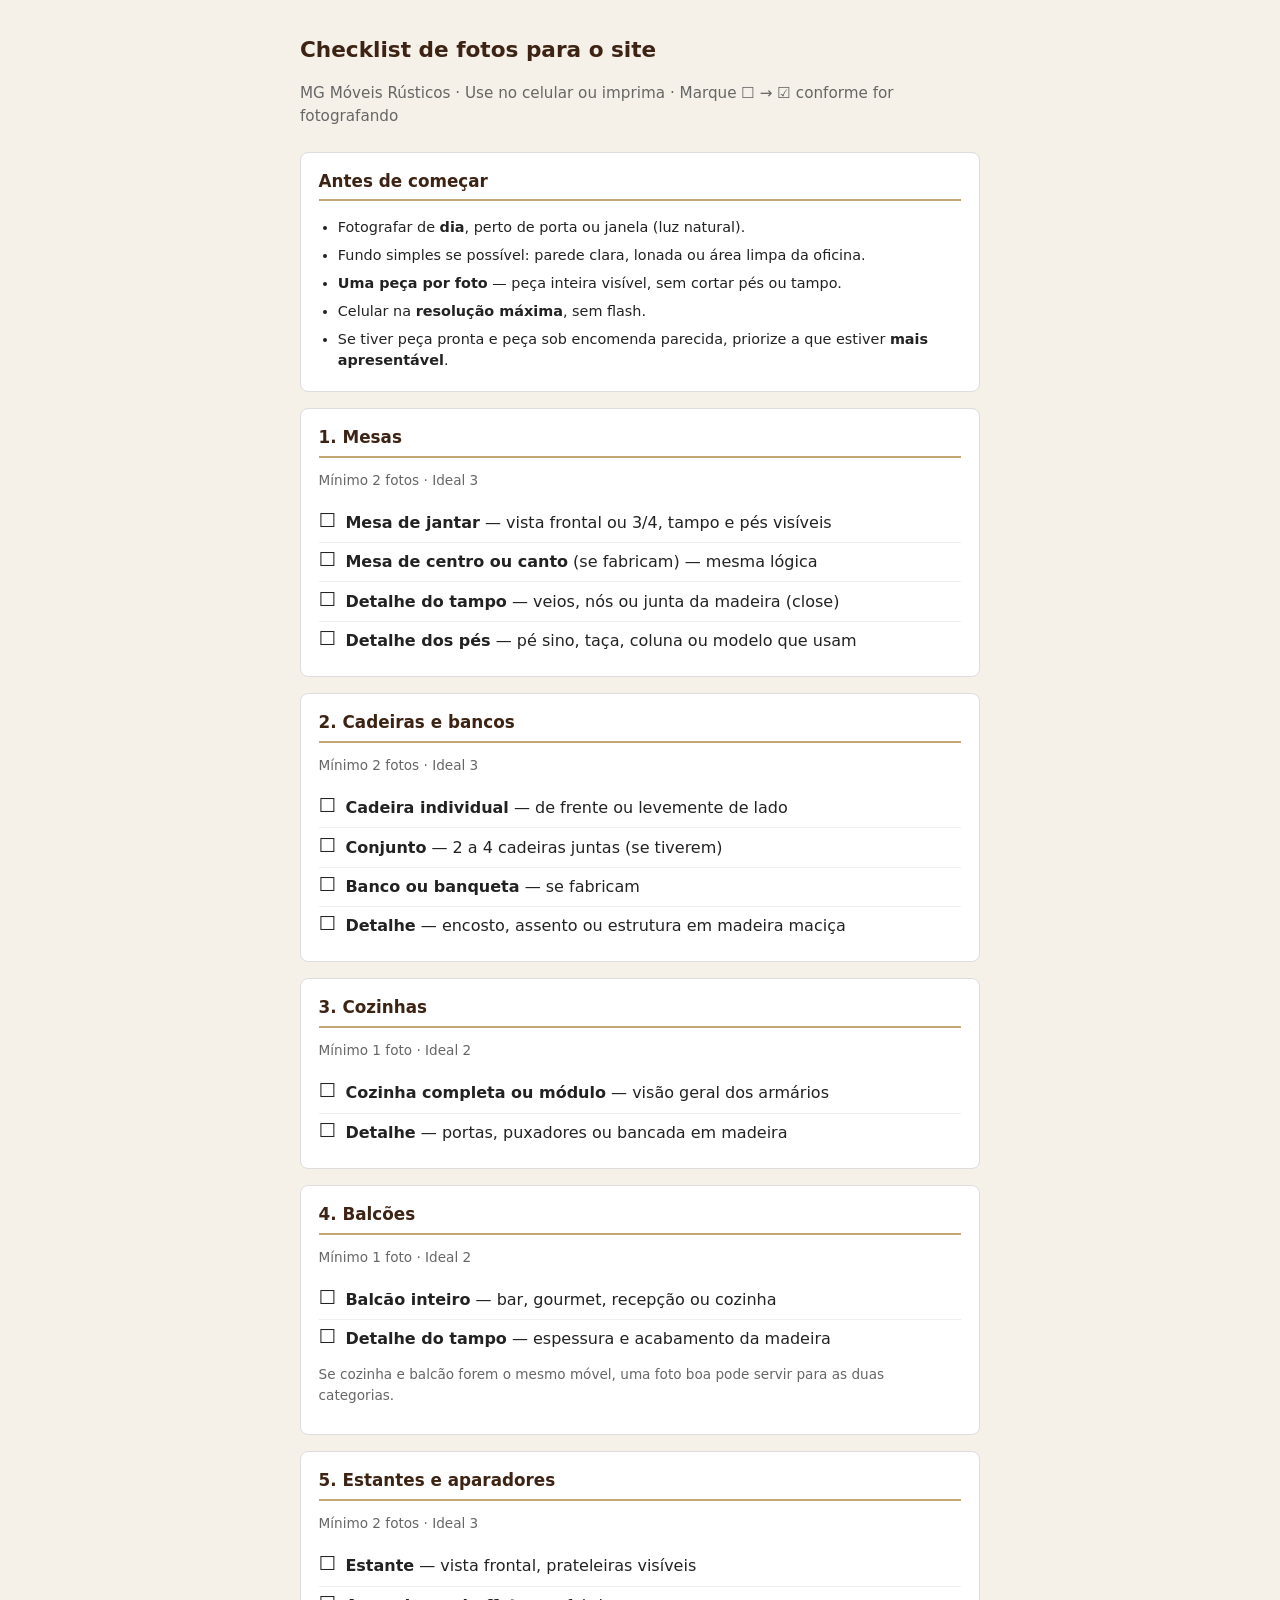
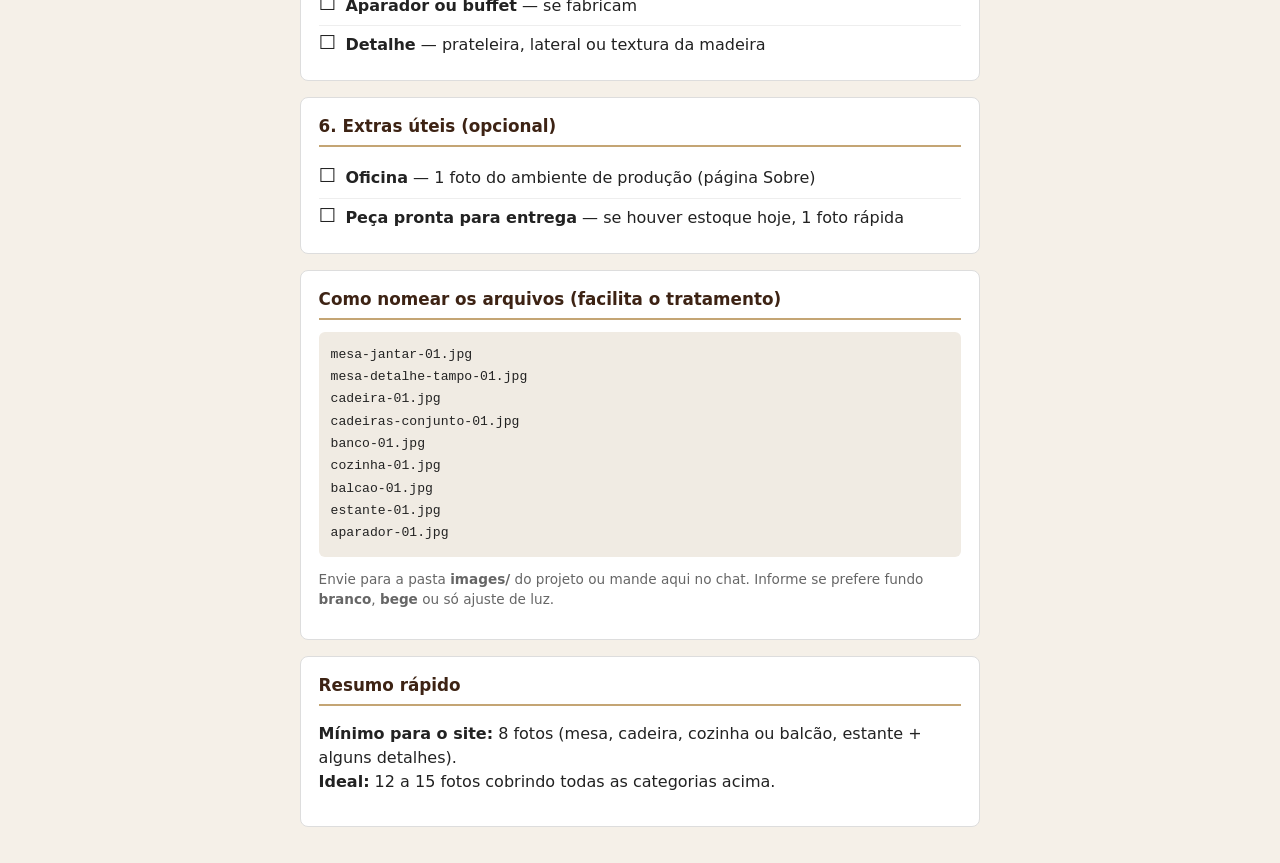
<file: checklist-fotos.html>
<!DOCTYPE html>
<html lang="pt-BR">

<head>
  <meta charset="UTF-8">
  <meta name="viewport" content="width=device-width, initial-scale=1.0">
  <title>Checklist de Fotos | MG Móveis Rústicos</title>
  <style>
    :root {
      --brown: #3d2314;
      --cream: #f5f0e8;
      --muted: #666;
    }

    * {
      box-sizing: border-box;
    }

    body {
      font-family: "Segoe UI", system-ui, sans-serif;
      line-height: 1.5;
      color: #222;
      max-width: 720px;
      margin: 0 auto;
      padding: 1.25rem;
      background: var(--cream);
    }

    h1 {
      font-size: 1.35rem;
      color: var(--brown);
      margin-bottom: .25rem;
    }

    .subtitle {
      color: var(--muted);
      margin-bottom: 1.5rem;
      font-size: .95rem;
    }

    section {
      background: #fff;
      border-radius: 8px;
      padding: 1rem 1.1rem;
      margin-bottom: 1rem;
      border: 1px solid #ddd;
    }

    h2 {
      font-size: 1.05rem;
      color: var(--brown);
      margin: 0 0 .75rem;
      padding-bottom: .35rem;
      border-bottom: 2px solid #c4a574;
    }

    ul {
      margin: 0;
      padding-left: 0;
      list-style: none;
    }

    li {
      padding: .45rem 0;
      border-bottom: 1px solid #eee;
      display: flex;
      gap: .6rem;
      align-items: flex-start;
    }

    li:last-child {
      border-bottom: none;
    }

    .box {
      font-size: 1.2rem;
      line-height: 1;
      flex-shrink: 0;
    }

    .hint {
      font-size: .85rem;
      color: var(--muted);
      margin-top: .35rem;
    }

    .tips {
      font-size: .9rem;
    }

    .tips li {
      display: list-item;
      list-style: disc;
      margin-left: 1.2rem;
      border: none;
      padding: .2rem 0;
    }

    .naming {
      font-family: Consolas, monospace;
      font-size: .82rem;
      background: #f0ebe3;
      padding: .75rem;
      border-radius: 6px;
      line-height: 1.7;
    }

    @media print {
      body {
        background: #fff;
        padding: 0;
      }

      section {
        break-inside: avoid;
        border: 1px solid #ccc;
      }
    }
  </style>
</head>

<body>

  <h1>Checklist de fotos para o site</h1>
  <p class="subtitle">MG Móveis Rústicos · Use no celular ou imprima · Marque ☐ → ☑ conforme for fotografando</p>

  <section>
    <h2>Antes de começar</h2>
    <ul class="tips">
      <li>Fotografar de <strong>dia</strong>, perto de porta ou janela (luz natural).</li>
      <li>Fundo simples se possível: parede clara, lonada ou área limpa da oficina.</li>
      <li><strong>Uma peça por foto</strong> — peça inteira visível, sem cortar pés ou tampo.</li>
      <li>Celular na <strong>resolução máxima</strong>, sem flash.</li>
      <li>Se tiver peça pronta e peça sob encomenda parecida, priorize a que estiver <strong>mais
          apresentável</strong>.</li>
    </ul>
  </section>

  <section>
    <h2>1. Mesas</h2>
    <p class="hint">Mínimo 2 fotos · Ideal 3</p>
    <ul>
      <li><span class="box">☐</span><span><strong>Mesa de jantar</strong> — vista frontal ou 3/4, tampo e pés
          visíveis</span></li>
      <li><span class="box">☐</span><span><strong>Mesa de centro ou canto</strong> (se fabricam) — mesma
          lógica</span></li>
      <li><span class="box">☐</span><span><strong>Detalhe do tampo</strong> — veios, nós ou junta da madeira
          (close)</span></li>
      <li><span class="box">☐</span><span><strong>Detalhe dos pés</strong> — pé sino, taça, coluna ou modelo que
          usam</span></li>
    </ul>
  </section>

  <section>
    <h2>2. Cadeiras e bancos</h2>
    <p class="hint">Mínimo 2 fotos · Ideal 3</p>
    <ul>
      <li><span class="box">☐</span><span><strong>Cadeira individual</strong> — de frente ou levemente de lado</span>
      </li>
      <li><span class="box">☐</span><span><strong>Conjunto</strong> — 2 a 4 cadeiras juntas (se tiverem)</span></li>
      <li><span class="box">☐</span><span><strong>Banco ou banqueta</strong> — se fabricam</span></li>
      <li><span class="box">☐</span><span><strong>Detalhe</strong> — encosto, assento ou estrutura em madeira
          maciça</span></li>
    </ul>
  </section>

  <section>
    <h2>3. Cozinhas</h2>
    <p class="hint">Mínimo 1 foto · Ideal 2</p>
    <ul>
      <li><span class="box">☐</span><span><strong>Cozinha completa ou módulo</strong> — visão geral dos armários</span>
      </li>
      <li><span class="box">☐</span><span><strong>Detalhe</strong> — portas, puxadores ou bancada em madeira</span></li>
    </ul>
  </section>

  <section>
    <h2>4. Balcões</h2>
    <p class="hint">Mínimo 1 foto · Ideal 2</p>
    <ul>
      <li><span class="box">☐</span><span><strong>Balcão inteiro</strong> — bar, gourmet, recepção ou cozinha</span></li>
      <li><span class="box">☐</span><span><strong>Detalhe do tampo</strong> — espessura e acabamento da madeira</span>
      </li>
    </ul>
    <p class="hint">Se cozinha e balcão forem o mesmo móvel, uma foto boa pode servir para as duas categorias.</p>
  </section>

  <section>
    <h2>5. Estantes e aparadores</h2>
    <p class="hint">Mínimo 2 fotos · Ideal 3</p>
    <ul>
      <li><span class="box">☐</span><span><strong>Estante</strong> — vista frontal, prateleiras visíveis</span></li>
      <li><span class="box">☐</span><span><strong>Aparador ou buffet</strong> — se fabricam</span></li>
      <li><span class="box">☐</span><span><strong>Detalhe</strong> — prateleira, lateral ou textura da madeira</span>
      </li>
    </ul>
  </section>

  <section>
    <h2>6. Extras úteis (opcional)</h2>
    <ul>
      <li><span class="box">☐</span><span><strong>Oficina</strong> — 1 foto do ambiente de produção (página
          Sobre)</span></li>
      <li><span class="box">☐</span><span><strong>Peça pronta para entrega</strong> — se houver estoque hoje, 1 foto
          rápida</span></li>
    </ul>
  </section>

  <section>
    <h2>Como nomear os arquivos (facilita o tratamento)</h2>
    <div class="naming">
      mesa-jantar-01.jpg<br>
      mesa-detalhe-tampo-01.jpg<br>
      cadeira-01.jpg<br>
      cadeiras-conjunto-01.jpg<br>
      banco-01.jpg<br>
      cozinha-01.jpg<br>
      balcao-01.jpg<br>
      estante-01.jpg<br>
      aparador-01.jpg
    </div>
    <p class="hint" style="margin-top:.75rem;">Envie para a pasta <strong>images/</strong> do projeto ou mande aqui no
      chat. Informe se prefere fundo <strong>branco</strong>, <strong>bege</strong> ou só ajuste de luz.</p>
  </section>

  <section>
    <h2>Resumo rápido</h2>
    <p><strong>Mínimo para o site:</strong> 8 fotos (mesa, cadeira, cozinha ou balcão, estante + alguns detalhes).<br>
      <strong>Ideal:</strong> 12 a 15 fotos cobrindo todas as categorias acima.
    </p>
  </section>

</body>

</html>
</file>
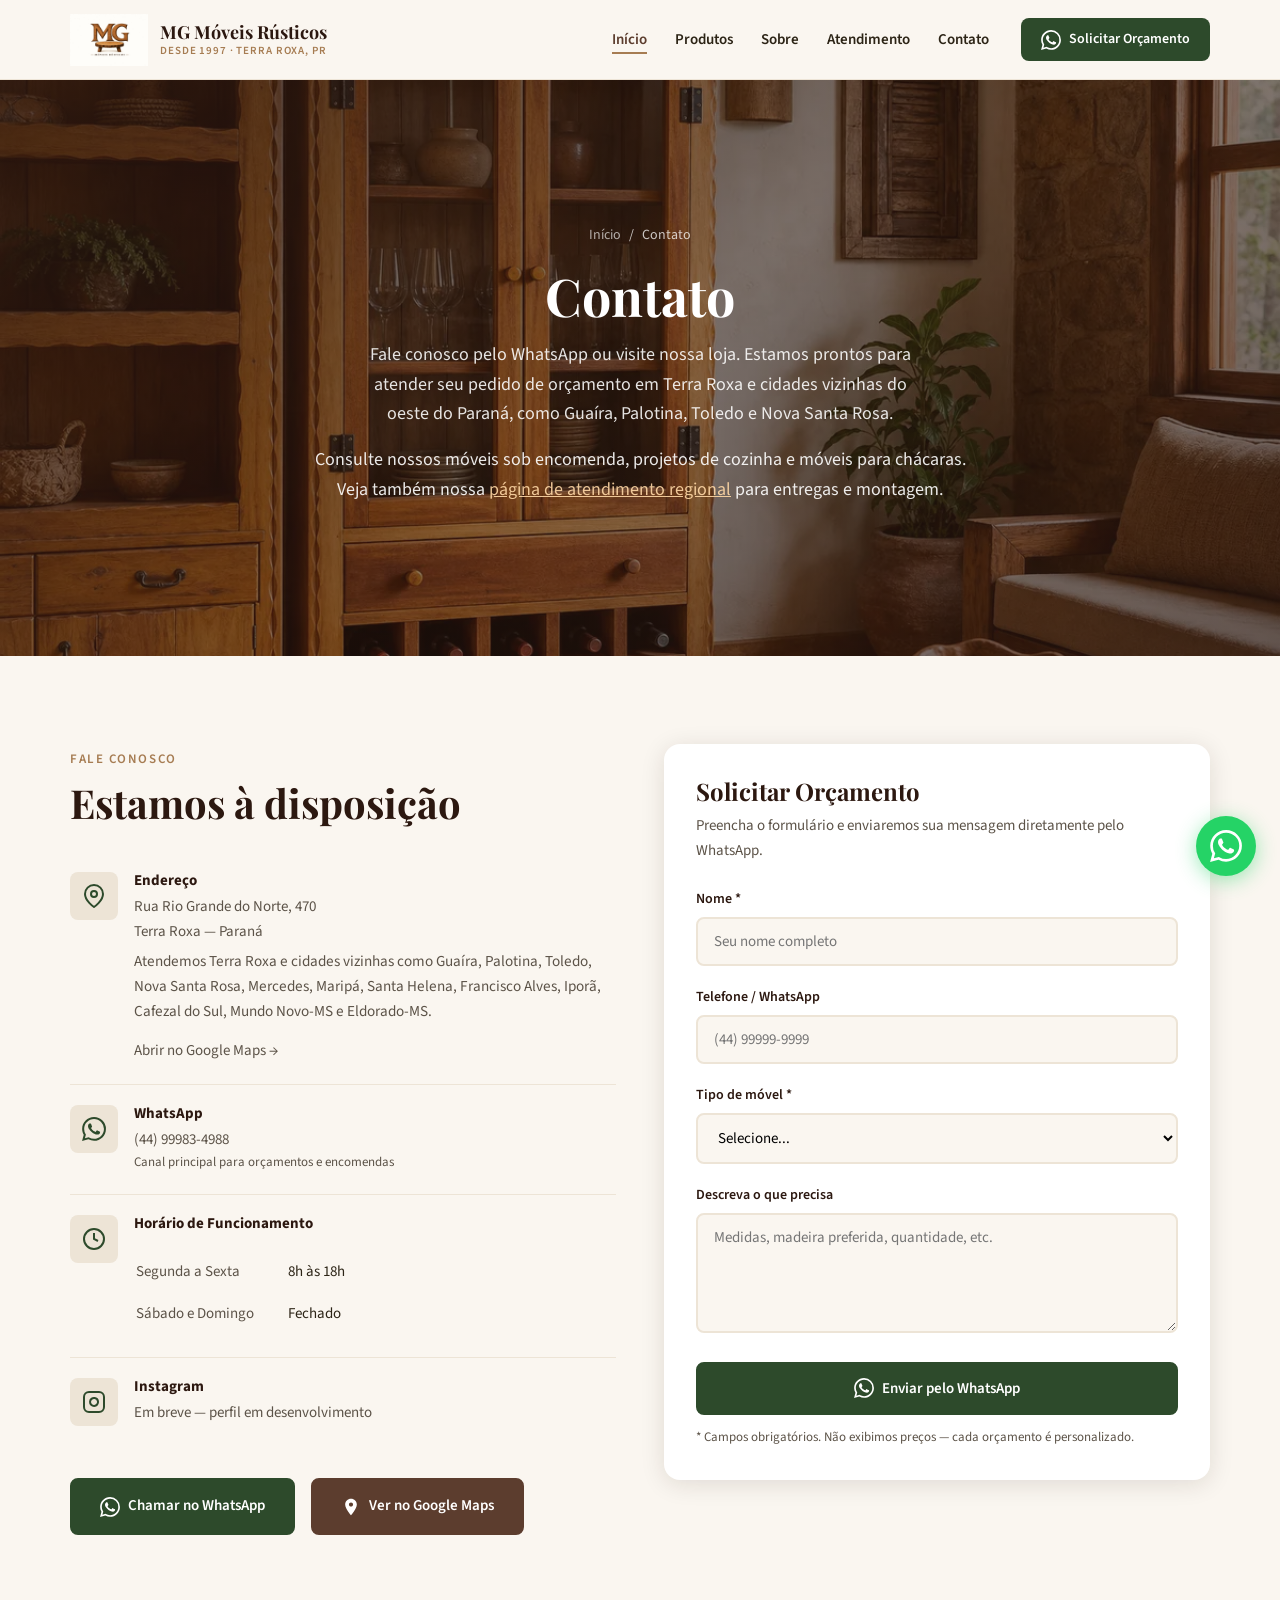
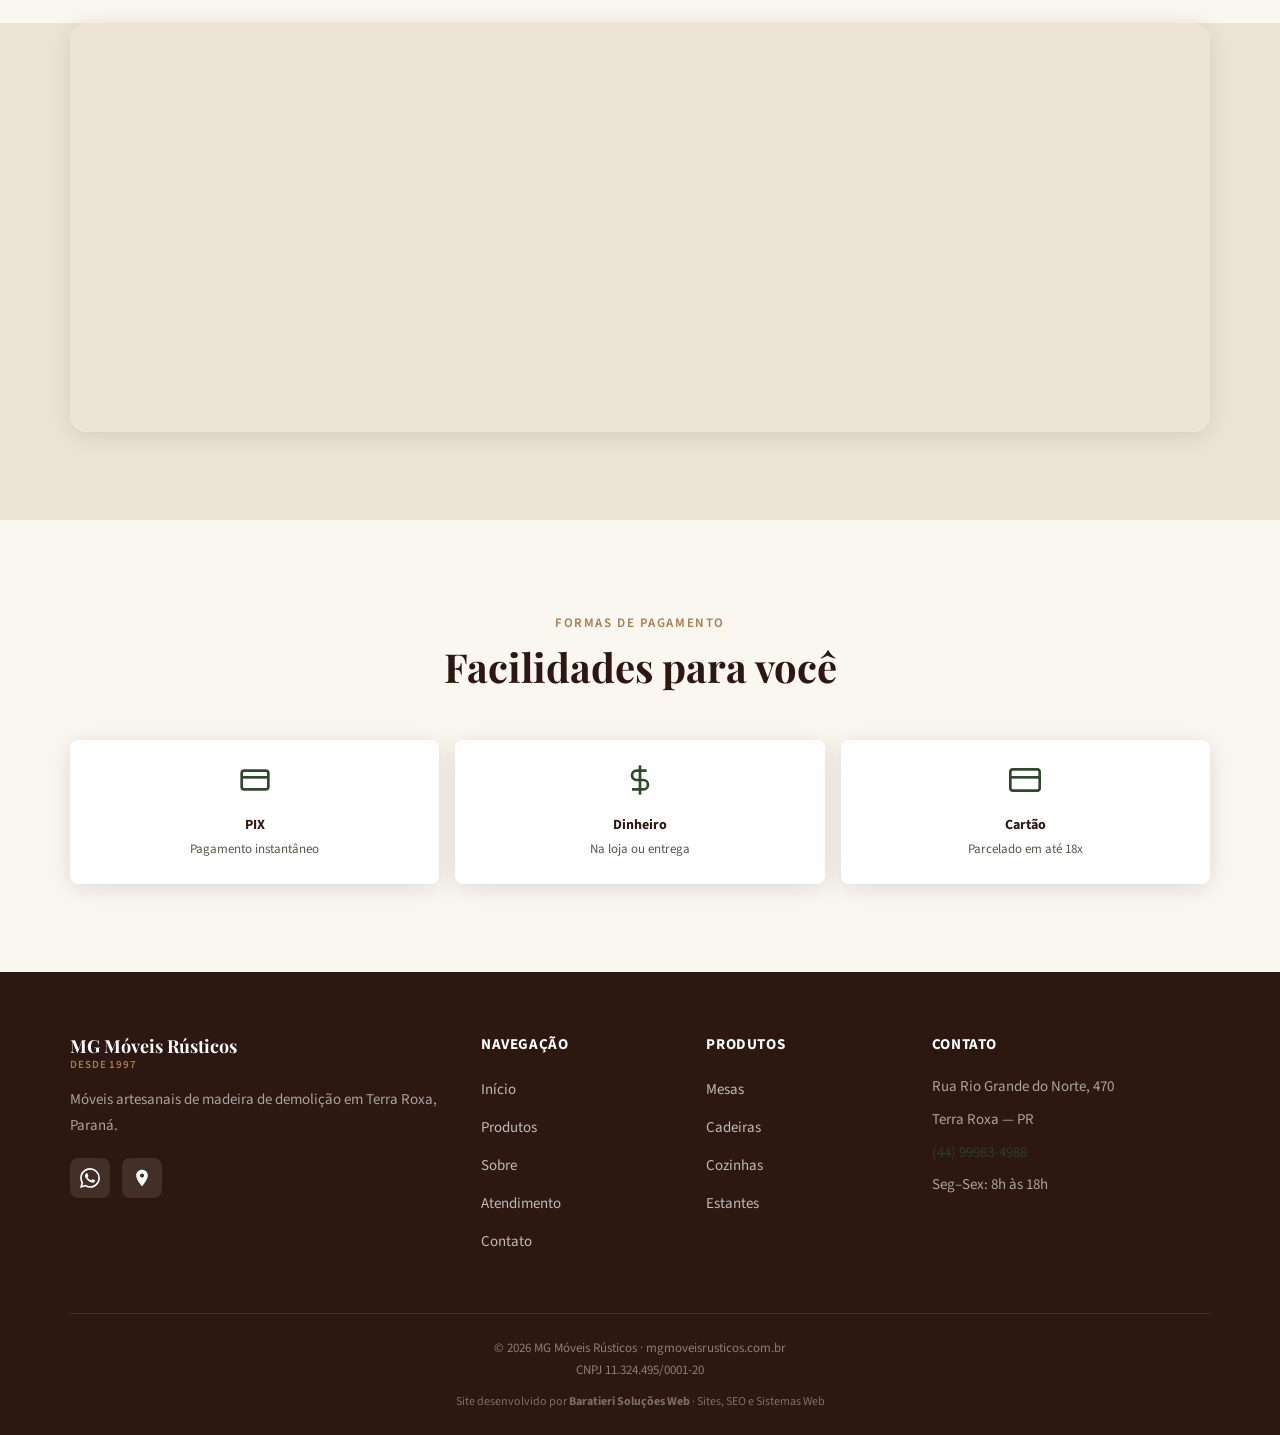
<file: contato.html>
<!DOCTYPE html>
<html lang="pt-BR">

<head>
  <meta charset="UTF-8">
  <meta name="viewport" content="width=device-width, initial-scale=1.0">
  <meta name="description"
    content="Contato da MG Móveis Rústicos em Terra Roxa, PR. Orçamentos de móveis rústicos sob encomenda para o oeste do Paraná e cidades vizinhas.">
  <meta name="keywords"
    content="contato móveis rústicos, orçamento Terra Roxa, marcenaria regional, atendimento Guaíra, atendimento Toledo, móveis sob encomenda, Terra Roxa, Oeste do Paraná">
  <title>Contato | Orçamentos de Móveis Rústicos em Terra Roxa | MG Móveis Rústicos</title>
  <link rel="canonical" href="https://mgmoveisrusticos.com.br/contato.html">
  <meta property="og:title" content="Contato | Orçamentos de Móveis Rústicos em Terra Roxa | MG Móveis Rústicos">
  <meta property="og:description"
    content="Fale com a MG Móveis Rústicos em Terra Roxa e região. Solicite orçamentos de móveis rústicos sob encomenda para cidades do oeste do Paraná.">
  <meta property="og:type" content="website">
  <meta property="og:url" content="https://mgmoveisrusticos.com.br/contato.html">
  <meta property="og:image" content="https://mgmoveisrusticos.com.br/images/mauricio.webp">
  <meta name="twitter:card" content="summary_large_image">
  <link rel="preconnect" href="https://fonts.googleapis.com">
  <link rel="preconnect" href="https://fonts.gstatic.com" crossorigin>
  <link
    href="https://fonts.googleapis.com/css2?family=Playfair+Display:wght@700&family=Source+Sans+3:wght@400;600;700&display=swap"
    rel="stylesheet">
  <link rel="icon" type="image/webp" href="images/logo.webp">
  <link rel="stylesheet" href="css/style.css">
  <script type="application/ld+json">
  {
    "@context": "https://schema.org",
    "@type": "FurnitureStore",
    "name": "MG Móveis Rústicos",
    "image": "https://mgmoveisrusticos.com.br/images/logo.webp",
    "@id": "https://mgmoveisrusticos.com.br/",
    "url": "https://mgmoveisrusticos.com.br/",
    "telephone": "+5544999834988",
    "address": {
      "@type": "PostalAddress",
      "streetAddress": "Rua Rio Grande do Norte, 470",
      "addressLocality": "Terra Roxa",
      "addressRegion": "PR",
      "addressCountry": "BR"
    },
    "openingHours": "Mo-Fr 08:00-18:00",
    "priceRange": "R$",
    "sameAs": [
      "https://www.google.com/maps/search/?api=1&query=Rua+Rio+Grande+do+Norte+470+Terra+Roxa+Paraná"
    ],
    "areaServed": [
      "Terra Roxa - PR",
      "Guaíra - PR",
      "Palotina - PR",
      "Nova Santa Rosa - PR",
      "Mercedes - PR",
      "Maripá - PR",
      "Santa Helena - PR",
      "Toledo - PR",
      "Assis Chateaubriand - PR",
      "Francisco Alves - PR",
      "Iporã - PR",
      "Cafezal do Sul - PR",
      "Mundo Novo - MS",
      "Eldorado - MS",
      "Marechal Cândido Rondon - PR",
      "Quatro Pontes - PR"
    ]
  }
  </script>
  <style>
    .contact-form {
      background: var(--white);
      padding: 2rem;
      border-radius: var(--radius-lg);
      box-shadow: var(--shadow);
    }

    .form-group {
      margin-bottom: 1.25rem;
    }

    .form-group label {
      display: block;
      font-weight: 600;
      font-size: 0.875rem;
      margin-bottom: 0.375rem;
      color: var(--wood-dark);
    }

    .form-group input,
    .form-group select,
    .form-group textarea {
      width: 100%;
      padding: 0.75rem 1rem;
      border: 2px solid var(--cream-dark);
      border-radius: var(--radius);
      font-family: inherit;
      font-size: 0.9375rem;
      transition: border-color var(--transition);
      background: var(--cream);
    }

    .form-group input:focus,
    .form-group select:focus,
    .form-group textarea:focus {
      outline: none;
      border-color: var(--forest);
    }

    .form-group textarea {
      min-height: 120px;
      resize: vertical;
    }

    .form-note {
      font-size: 0.8125rem;
      color: var(--text-muted);
      margin-top: 0.75rem;
    }
  </style>
</head>

<body>

  <header class="header">
    <div class="container header-inner">
      <a href="index.html" class="logo">
        <img src="images/logo.webp" alt="MG Móveis Rústicos">
        <div class="logo-text">
          MG Móveis Rústicos
          <span>Desde 1997 · Terra Roxa, PR</span>
        </div>
      </a>
      <button class="menu-toggle" aria-label="Abrir menu">
        <span></span><span></span><span></span>
      </button>
      <nav class="nav">
        <ul class="nav-list">
          <li><a href="index.html" class="active">Início</a></li>
          <li><a href="produtos.html">Produtos</a></li>
          <li><a href="sobre.html">Sobre</a></li>
          <li><a href="atendimento.html">Atendimento</a></li>
          <li><a href="contato.html">Contato</a></li>
        </ul>
        <a href="https://wa.me/5544999834988?text=Olá!%20Gostaria%20de%20solicitar%20um%20orçamento." class="nav-cta"
          target="_blank" rel="noopener">
          <svg class="btn-icon" viewBox="0 0 24 24" fill="currentColor">
            <path
              d="M17.472 14.382c-.297-.149-1.758-.867-2.03-.967-.273-.099-.471-.148-.67.15-.197.297-.767.966-.94 1.164-.173.199-.347.223-.644.075-.297-.15-1.255-.463-2.39-1.475-.883-.788-1.48-1.761-1.653-2.059-.173-.297-.018-.458.13-.606.134-.133.298-.347.446-.52.149-.174.198-.298.298-.497.099-.198.05-.371-.025-.52-.075-.149-.669-1.612-.916-2.207-.242-.579-.487-.5-.669-.51-.173-.008-.371-.01-.57-.01-.198 0-.52.074-.792.372-.272.297-1.04 1.016-1.04 2.479 0 1.462 1.065 2.875 1.213 3.074.149.198 2.096 3.2 5.077 4.487.709.306 1.262.489 1.694.625.712.227 1.36.195 1.871.118.571-.085 1.758-.719 2.006-1.413.248-.694.248-1.289.173-1.413-.074-.124-.272-.198-.57-.347m-5.421 7.403h-.004a9.87 9.87 0 01-5.031-1.378l-.361-.214-3.741.982.998-3.648-.235-.374a9.86 9.86 0 01-1.51-5.26c.001-5.45 4.436-9.884 9.888-9.884 2.64 0 5.122 1.03 6.988 2.898a9.825 9.825 0 012.893 6.994c-.003 5.45-4.435 9.884-9.885 9.884m8.413-18.297A11.815 11.815 0 0012.05 0C5.495 0 .16 5.335.157 11.892c0 2.096.547 4.142 1.588 5.945L.057 24l6.305-1.654a11.882 11.882 0 005.683 1.448h.005c6.554 0 11.89-5.335 11.893-11.893a11.821 11.821 0 00-3.48-8.413z" />
          </svg>
          Solicitar Orçamento
        </a>
      </nav>
    </div>
  </header>

  <section class="page-hero">
    <div class="hero-bg">
      <img src="images/capa-estantes-aparadores.webp" alt="Inspiração de móveis rústicos para contato">
      <div class="hero-overlay"></div>
    </div>
    <div class="container hero-content">
      <nav class="breadcrumb" aria-label="Navegação">
        <a href="index.html">Início</a> / <span>Contato</span>
      </nav>
      <h1>Contato</h1>
      <p>Fale conosco pelo WhatsApp ou visite nossa loja. Estamos prontos para atender seu pedido de orçamento em Terra
        Roxa e cidades vizinhas do oeste do Paraná, como Guaíra, Palotina, Toledo e Nova Santa Rosa.</p>
      <p style="margin-top: 1rem; max-width: 720px; opacity: .9;">Consulte nossos móveis sob encomenda, projetos de
        cozinha e móveis para chácaras. Veja também nossa <a href="atendimento.html"
          style="text-decoration: underline; color: #ffd8a6;">página de atendimento regional</a> para entregas e
        montagem.</p>
    </div>
  </section>

  <section class="section">
    <div class="container contact-grid">
      <div class="fade-in">
        <span class="section-label">Fale Conosco</span>
        <h2 style="margin-bottom: 1.5rem;">Estamos à disposição</h2>

        <ul class="contact-info-list">
          <li class="contact-info-item">
            <div class="contact-icon">
              <svg viewBox="0 0 24 24" fill="none" stroke="currentColor" stroke-width="2">
                <path d="M21 10c0 7-9 13-9 13s-9-6-9-13a9 9 0 0118 0z" />
                <circle cx="12" cy="10" r="3" />
              </svg>
            </div>
            <div>
              <h4>Endereço</h4>
              <p>Rua Rio Grande do Norte, 470<br>Terra Roxa — Paraná</p>
              <p style="margin:0.25rem 0 0.75rem 0; color: var(--text-muted); font-size:0.95rem;">Atendemos Terra Roxa e
                cidades vizinhas como Guaíra, Palotina, Toledo, Nova Santa Rosa, Mercedes, Maripá, Santa Helena,
                Francisco Alves, Iporã, Cafezal do Sul, Mundo Novo-MS e Eldorado-MS.</p>
              <a href="https://www.google.com/maps/search/?api=1&query=Rua+Rio+Grande+do+Norte+470+Terra Roxa+Paraná"
                target="_blank" rel="noopener">Abrir no Google Maps →</a>
            </div>
          </li>
          <li class="contact-info-item">
            <div class="contact-icon">
              <svg viewBox="0 0 24 24" fill="currentColor">
                <path
                  d="M17.472 14.382c-.297-.149-1.758-.867-2.03-.967-.273-.099-.471-.148-.67.15-.197.297-.767.966-.94 1.164-.173.199-.347.223-.644.075-.297-.15-1.255-.463-2.39-1.475-.883-.788-1.48-1.761-1.653-2.059-.173-.297-.018-.458.13-.606.134-.133.298-.347.446-.52.149-.174.198-.298.298-.497.099-.198.05-.371-.025-.52-.075-.149-.669-1.612-.916-2.207-.242-.579-.487-.5-.669-.51-.173-.008-.371-.01-.57-.01-.198 0-.52.074-.792.372-.272.297-1.04 1.016-1.04 2.479 0 1.462 1.065 2.875 1.213 3.074.149.198 2.096 3.2 5.077 4.487.709.306 1.262.489 1.694.625.712.227 1.36.195 1.871.118.571-.085 1.758-.719 2.006-1.413.248-.694.248-1.289.173-1.413-.074-.124-.272-.198-.57-.347m-5.421 7.403h-.004a9.87 9.87 0 01-5.031-1.378l-.361-.214-3.741.982.998-3.648-.235-.374a9.86 9.86 0 01-1.51-5.26c.001-5.45 4.436-9.884 9.888-9.884 2.64 0 5.122 1.03 6.988 2.898a9.825 9.825 0 012.893 6.994c-.003 5.45-4.435 9.884-9.885 9.884m8.413-18.297A11.815 11.815 0 0012.05 0C5.495 0 .16 5.335.157 11.892c0 2.096.547 4.142 1.588 5.945L.057 24l6.305-1.654a11.882 11.882 0 005.683 1.448h.005c6.554 0 11.89-5.335 11.893-11.893a11.821 11.821 0 00-3.48-8.413z" />
              </svg>
            </div>
            <div>
              <h4>WhatsApp</h4>
              <p><a href="https://wa.me/5544999834988">(44) 99983-4988</a></p>
              <p style="font-size: 0.8125rem; color: var(--text-muted);">Canal principal para orçamentos e encomendas
              </p>
            </div>
          </li>
          <li class="contact-info-item">
            <div class="contact-icon">
              <svg viewBox="0 0 24 24" fill="none" stroke="currentColor" stroke-width="2">
                <circle cx="12" cy="12" r="10" />
                <path d="M12 6v6l4 2" />
              </svg>
            </div>
            <div>
              <h4>Horário de Funcionamento</h4>
              <table class="hours-table">
                <tr>
                  <td>Segunda a Sexta</td>
                  <td>8h às 18h</td>
                </tr>
                <tr>
                  <td>Sábado e Domingo</td>
                  <td>Fechado</td>
                </tr>
              </table>
            </div>
          </li>
          <li class="contact-info-item">
            <div class="contact-icon">
              <svg viewBox="0 0 24 24" fill="none" stroke="currentColor" stroke-width="2">
                <rect x="2" y="2" width="20" height="20" rx="5" />
                <path d="M16 11.37A4 4 0 1112.63 8 4 4 0 0116 11.37z" />
                <line x1="17.5" y1="6.5" x2="17.51" y2="6.5" />
              </svg>
            </div>
            <div>
              <h4>Instagram</h4>
              <p>Em breve — perfil em desenvolvimento</p>
            </div>
          </li>
        </ul>

        <div class="contact-actions">
          <a href="https://wa.me/5544999834988?text=Olá!%20Gostaria%20de%20solicitar%20um%20orçamento."
            class="btn btn-primary" target="_blank" rel="noopener">
            <svg class="btn-icon" viewBox="0 0 24 24" fill="currentColor">
              <path
                d="M17.472 14.382c-.297-.149-1.758-.867-2.03-.967-.273-.099-.471-.148-.67.15-.197.297-.767.966-.94 1.164-.173.199-.347.223-.644.075-.297-.15-1.255-.463-2.39-1.475-.883-.788-1.48-1.761-1.653-2.059-.173-.297-.018-.458.13-.606.134-.133.298-.347.446-.52.149-.174.198-.298.298-.497.099-.198.05-.371-.025-.52-.075-.149-.669-1.612-.916-2.207-.242-.579-.487-.5-.669-.51-.173-.008-.371-.01-.57-.01-.198 0-.52.074-.792.372-.272.297-1.04 1.016-1.04 2.479 0 1.462 1.065 2.875 1.213 3.074.149.198 2.096 3.2 5.077 4.487.709.306 1.262.489 1.694.625.712.227 1.36.195 1.871.118.571-.085 1.758-.719 2.006-1.413.248-.694.248-1.289.173-1.413-.074-.124-.272-.198-.57-.347m-5.421 7.403h-.004a9.87 9.87 0 01-5.031-1.378l-.361-.214-3.741.982.998-3.648-.235-.374a9.86 9.86 0 01-1.51-5.26c.001-5.45 4.436-9.884 9.888-9.884 2.64 0 5.122 1.03 6.988 2.898a9.825 9.825 0 012.893 6.994c-.003 5.45-4.435 9.884-9.885 9.884m8.413-18.297A11.815 11.815 0 0012.05 0C5.495 0 .16 5.335.157 11.892c0 2.096.547 4.142 1.588 5.945L.057 24l6.305-1.654a11.882 11.882 0 005.683 1.448h.005c6.554 0 11.89-5.335 11.893-11.893a11.821 11.821 0 00-3.48-8.413z" />
            </svg>
            Chamar no WhatsApp
          </a>
          <a href="https://www.google.com/maps/search/?api=1&query=Rua+Rio+Grande+do+Norte+470+Terra Roxa+Paraná"
            class="btn btn-wood" target="_blank" rel="noopener">
            <svg class="btn-icon" viewBox="0 0 24 24" fill="currentColor">
              <path
                d="M12 2C8.13 2 5 5.13 5 9c0 5.25 7 13 7 13s7-7.75 7-13c0-3.87-3.13-7-7-7zm0 9.5c-1.38 0-2.5-1.12-2.5-2.5s1.12-2.5 2.5-2.5 2.5 1.12 2.5 2.5-1.12 2.5-2.5 2.5z" />
            </svg>
            Ver no Google Maps
          </a>
        </div>
      </div>

      <!-- Formulário → WhatsApp -->
      <div class="fade-in">
        <form id="contact-form" class="contact-form">
          <h3 style="margin-bottom: 0.5rem;">Solicitar Orçamento</h3>
          <p style="color: var(--text-muted); font-size: 0.9375rem; margin-bottom: 1.5rem;">Preencha o formulário e
            enviaremos sua mensagem diretamente pelo WhatsApp.</p>

          <div class="form-group">
            <label for="nome">Nome *</label>
            <input type="text" id="nome" name="nome" required placeholder="Seu nome completo">
          </div>
          <div class="form-group">
            <label for="telefone">Telefone / WhatsApp</label>
            <input type="tel" id="telefone" name="telefone" placeholder="(44) 99999-9999">
          </div>
          <div class="form-group">
            <label for="interesse">Tipo de móvel *</label>
            <select id="interesse" name="interesse" required>
              <option value="">Selecione...</option>
              <option value="Mesa">Mesa</option>
              <option value="Cadeira ou Banco">Cadeira ou Banco</option>
              <option value="Balcão">Balcão</option>
              <option value="Aparador">Aparador</option>
              <option value="Estante">Estante</option>
              <option value="Cozinha">Cozinha</option>
              <option value="Outro / Projeto personalizado">Outro / Projeto personalizado</option>
            </select>
          </div>
          <div class="form-group">
            <label for="mensagem">Descreva o que precisa</label>
            <textarea id="mensagem" name="mensagem"
              placeholder="Medidas, madeira preferida, quantidade, etc."></textarea>
          </div>
          <button type="submit" class="btn btn-primary" style="width: 100%;">
            <svg class="btn-icon" viewBox="0 0 24 24" fill="currentColor">
              <path
                d="M17.472 14.382c-.297-.149-1.758-.867-2.03-.967-.273-.099-.471-.148-.67.15-.197.297-.767.966-.94 1.164-.173.199-.347.223-.644.075-.297-.15-1.255-.463-2.39-1.475-.883-.788-1.48-1.761-1.653-2.059-.173-.297-.018-.458.13-.606.134-.133.298-.347.446-.52.149-.174.198-.298.298-.497.099-.198.05-.371-.025-.52-.075-.149-.669-1.612-.916-2.207-.242-.579-.487-.5-.669-.51-.173-.008-.371-.01-.57-.01-.198 0-.52.074-.792.372-.272.297-1.04 1.016-1.04 2.479 0 1.462 1.065 2.875 1.213 3.074.149.198 2.096 3.2 5.077 4.487.709.306 1.262.489 1.694.625.712.227 1.36.195 1.871.118.571-.085 1.758-.719 2.006-1.413.248-.694.248-1.289.173-1.413-.074-.124-.272-.198-.57-.347m-5.421 7.403h-.004a9.87 9.87 0 01-5.031-1.378l-.361-.214-3.741.982.998-3.648-.235-.374a9.86 9.86 0 01-1.51-5.26c.001-5.45 4.436-9.884 9.888-9.884 2.64 0 5.122 1.03 6.988 2.898a9.825 9.825 0 012.893 6.994c-.003 5.45-4.435 9.884-9.885 9.884m8.413-18.297A11.815 11.815 0 0012.05 0C5.495 0 .16 5.335.157 11.892c0 2.096.547 4.142 1.588 5.945L.057 24l6.305-1.654a11.882 11.882 0 005.683 1.448h.005c6.554 0 11.89-5.335 11.893-11.893a11.821 11.821 0 00-3.48-8.413z" />
            </svg>
            Enviar pelo WhatsApp
          </button>
          <p class="form-note">* Campos obrigatórios. Não exibimos preços — cada orçamento é personalizado.</p>
        </form>
      </div>
    </div>
  </section>

  <!-- Mapa -->
  <section class="section bg-cream" style="padding-top: 0;">
    <div class="container fade-in">
      <div class="contact-map">
        <iframe
          src="https://maps.google.com/maps?q=Rua+Rio+Grande+do+Norte,+470,+Terra Roxa+-+PR,+85990-000&hl=pt-BR&z=16&output=embed"
          allowfullscreen="" loading="lazy" referrerpolicy="no-referrer-when-downgrade"
          title="Localização MG Móveis Rústicos no Google Maps">
        </iframe>
      </div>
    </div>
  </section>

  <!-- Pagamentos -->
  <section class="section">
    <div class="container">
      <div class="section-header fade-in">
        <span class="section-label">Formas de Pagamento</span>
        <h2>Facilidades para você</h2>
      </div>
      <div class="payment-methods fade-in">
        <div class="payment-card">
          <svg viewBox="0 0 24 24" fill="none" stroke="currentColor" stroke-width="2">
            <rect x="2" y="5" width="20" height="14" rx="2" />
            <path d="M2 10h20" />
          </svg>
          <h4>PIX</h4>
          <p>Pagamento instantâneo</p>
        </div>
        <div class="payment-card">
          <svg viewBox="0 0 24 24" fill="none" stroke="currentColor" stroke-width="2">
            <line x1="12" y1="1" x2="12" y2="23" />
            <path d="M17 5H9.5a3.5 3.5 0 000 7h5a3.5 3.5 0 010 7H6" />
          </svg>
          <h4>Dinheiro</h4>
          <p>Na loja ou entrega</p>
        </div>
        <div class="payment-card">
          <svg viewBox="0 0 24 24" fill="none" stroke="currentColor" stroke-width="2">
            <rect x="1" y="4" width="22" height="16" rx="2" />
            <line x1="1" y1="10" x2="23" y2="10" />
          </svg>
          <h4>Cartão</h4>
          <p>Parcelado em até 18x</p>
        </div>
      </div>
    </div>
  </section>

  <footer class="footer">
    <div class="container">
      <div class="footer-grid">
        <div class="footer-brand">
          <div class="logo-text">MG Móveis Rústicos<span>Desde 1997</span></div>
          <p>Móveis artesanais de madeira de demolição em Terra Roxa, Paraná.</p>
          <div class="footer-social">
            <a href="https://wa.me/5544999834988" target="_blank" rel="noopener" aria-label="WhatsApp"><svg
                viewBox="0 0 24 24">
                <path
                  d="M17.472 14.382c-.297-.149-1.758-.867-2.03-.967-.273-.099-.471-.148-.67.15-.197.297-.767.966-.94 1.164-.173.199-.347.223-.644.075-.297-.15-1.255-.463-2.39-1.475-.883-.788-1.48-1.761-1.653-2.059-.173-.297-.018-.458.13-.606.134-.133.298-.347.446-.52.149-.174.198-.298.298-.497.099-.198.05-.371-.025-.52-.075-.149-.669-1.612-.916-2.207-.242-.579-.487-.5-.669-.51-.173-.008-.371-.01-.57-.01-.198 0-.52.074-.792.372-.272.297-1.04 1.016-1.04 2.479 0 1.462 1.065 2.875 1.213 3.074.149.198 2.096 3.2 5.077 4.487.709.306 1.262.489 1.694.625.712.227 1.36.195 1.871.118.571-.085 1.758-.719 2.006-1.413.248-.694.248-1.289.173-1.413-.074-.124-.272-.198-.57-.347m-5.421 7.403h-.004a9.87 9.87 0 01-5.031-1.378l-.361-.214-3.741.982.998-3.648-.235-.374a9.86 9.86 0 01-1.51-5.26c.001-5.45 4.436-9.884 9.888-9.884 2.64 0 5.122 1.03 6.988 2.898a9.825 9.825 0 012.893 6.994c-.003 5.45-4.435 9.884-9.885 9.884m8.413-18.297A11.815 11.815 0 0012.05 0C5.495 0 .16 5.335.157 11.892c0 2.096.547 4.142 1.588 5.945L.057 24l6.305-1.654a11.882 11.882 0 005.683 1.448h.005c6.554 0 11.89-5.335 11.893-11.893a11.821 11.821 0 00-3.48-8.413z" />
              </svg></a>
            <a href="https://www.google.com/maps/search/?api=1&query=Rua+Rio+Grande+do+Norte+470+Terra Roxa+Paraná"
              target="_blank" rel="noopener" aria-label="Google Maps"><svg viewBox="0 0 24 24">
                <path
                  d="M12 2C8.13 2 5 5.13 5 9c0 5.25 7 13 7 13s7-7.75 7-13c0-3.87-3.13-7-7-7zm0 9.5c-1.38 0-2.5-1.12-2.5-2.5s1.12-2.5 2.5-2.5 2.5 1.12 2.5 2.5-1.12 2.5-2.5 2.5z" />
              </svg></a>
          </div>
        </div>
        <div>
          <h4>Navegação</h4>
          <ul class="footer-links">
         <li><a href="index.html" class="active">Início</a></li>
          <li><a href="produtos.html">Produtos</a></li>
          <li><a href="sobre.html">Sobre</a></li>
          <li><a href="atendimento.html">Atendimento</a></li>
          <li><a href="contato.html">Contato</a></li>
          </ul>
        </div>
        <div>
          <h4>Produtos</h4>
          <ul class="footer-links">
            <li><a href="produtos.html#mesas">Mesas</a></li>
            <li><a href="produtos.html#cadeiras">Cadeiras</a></li>
            <li><a href="produtos.html#cozinhas">Cozinhas</a></li>
            <li><a href="produtos.html#estantes">Estantes</a></li>
          </ul>
        </div>
        <div class="footer-contact">
          <h4>Contato</h4>
          <p>Rua Rio Grande do Norte, 470</p>
          <p>Terra Roxa — PR</p>
          <p><a href="https://wa.me/5544999834988">(44) 99983-4988</a></p>
          <p>Seg–Sex: 8h às 18h</p>
        </div>
      </div>
      <div class="footer-bottom">
        <p>&copy; <span id="current-year">2026</span> MG Móveis Rústicos · mgmoveisrusticos.com.br</p>
        <p>CNPJ 11.324.495/0001-20</p>
        <p class="footer-credit">Site desenvolvido por <strong>Baratieri Soluções Web</strong> · Sites, SEO e Sistemas Web</p>
      </div>
    </div>
  </footer>

  <a href="https://wa.me/5544999834988?text=Olá!%20Gostaria%20de%20solicitar%20um%20orçamento." class="whatsapp-float"
    target="_blank" rel="noopener" aria-label="WhatsApp">
    <svg viewBox="0 0 24 24">
      <path
        d="M17.472 14.382c-.297-.149-1.758-.867-2.03-.967-.273-.099-.471-.148-.67.15-.197.297-.767.966-.94 1.164-.173.199-.347.223-.644.075-.297-.15-1.255-.463-2.39-1.475-.883-.788-1.48-1.761-1.653-2.059-.173-.297-.018-.458.13-.606.134-.133.298-.347.446-.52.149-.174.198-.298.298-.497.099-.198.05-.371-.025-.52-.075-.149-.669-1.612-.916-2.207-.242-.579-.487-.5-.669-.51-.173-.008-.371-.01-.57-.01-.198 0-.52.074-.792.372-.272.297-1.04 1.016-1.04 2.479 0 1.462 1.065 2.875 1.213 3.074.149.198 2.096 3.2 5.077 4.487.709.306 1.262.489 1.694.625.712.227 1.36.195 1.871.118.571-.085 1.758-.719 2.006-1.413.248-.694.248-1.289.173-1.413-.074-.124-.272-.198-.57-.347m-5.421 7.403h-.004a9.87 9.87 0 01-5.031-1.378l-.361-.214-3.741.982.998-3.648-.235-.374a9.86 9.86 0 01-1.51-5.26c.001-5.45 4.436-9.884 9.888-9.884 2.64 0 5.122 1.03 6.988 2.898a9.825 9.825 0 012.893 6.994c-.003 5.45-4.435 9.884-9.885 9.884m8.413-18.297A11.815 11.815 0 0012.05 0C5.495 0 .16 5.335.157 11.892c0 2.096.547 4.142 1.588 5.945L.057 24l6.305-1.654a11.882 11.882 0 005.683 1.448h.005c6.554 0 11.89-5.335 11.893-11.893a11.821 11.821 0 00-3.48-8.413z" />
    </svg>
  </a>

  <script src="js/main.js"></script>
</body>

</html>
</file>
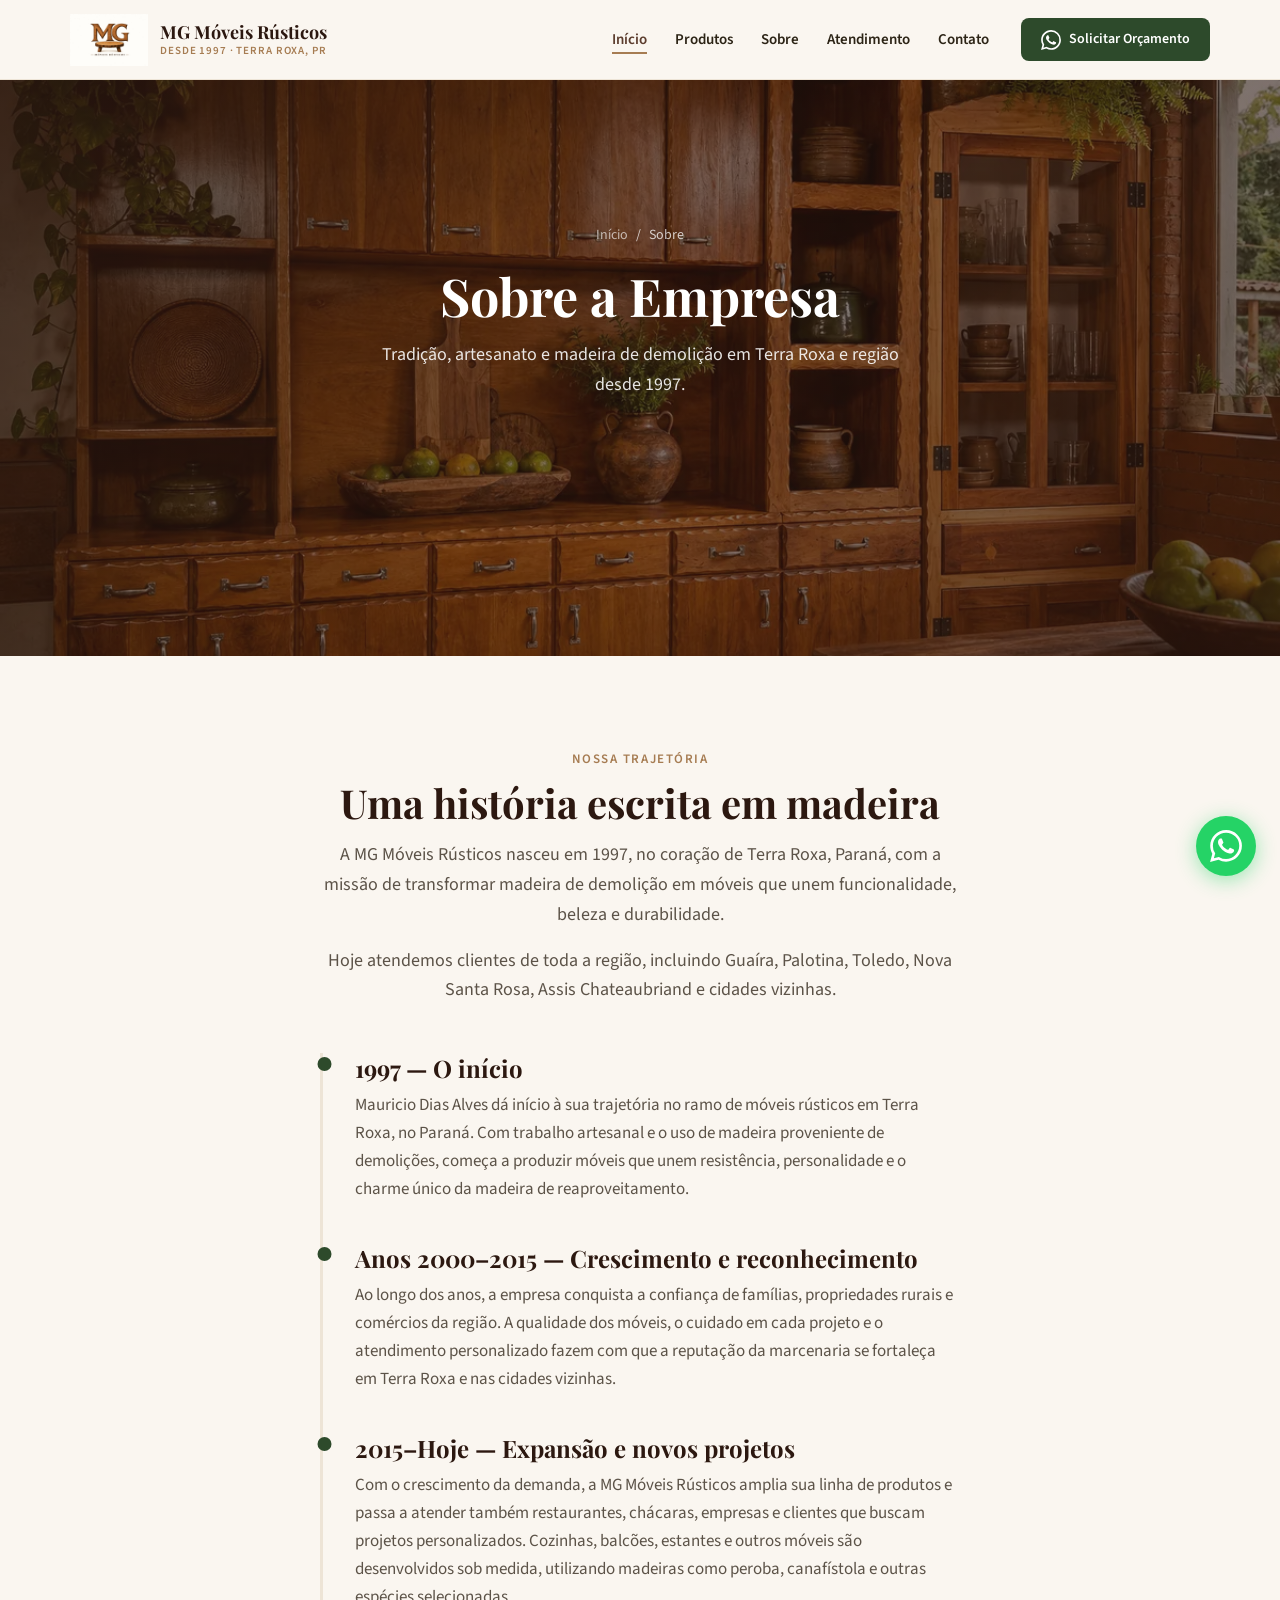
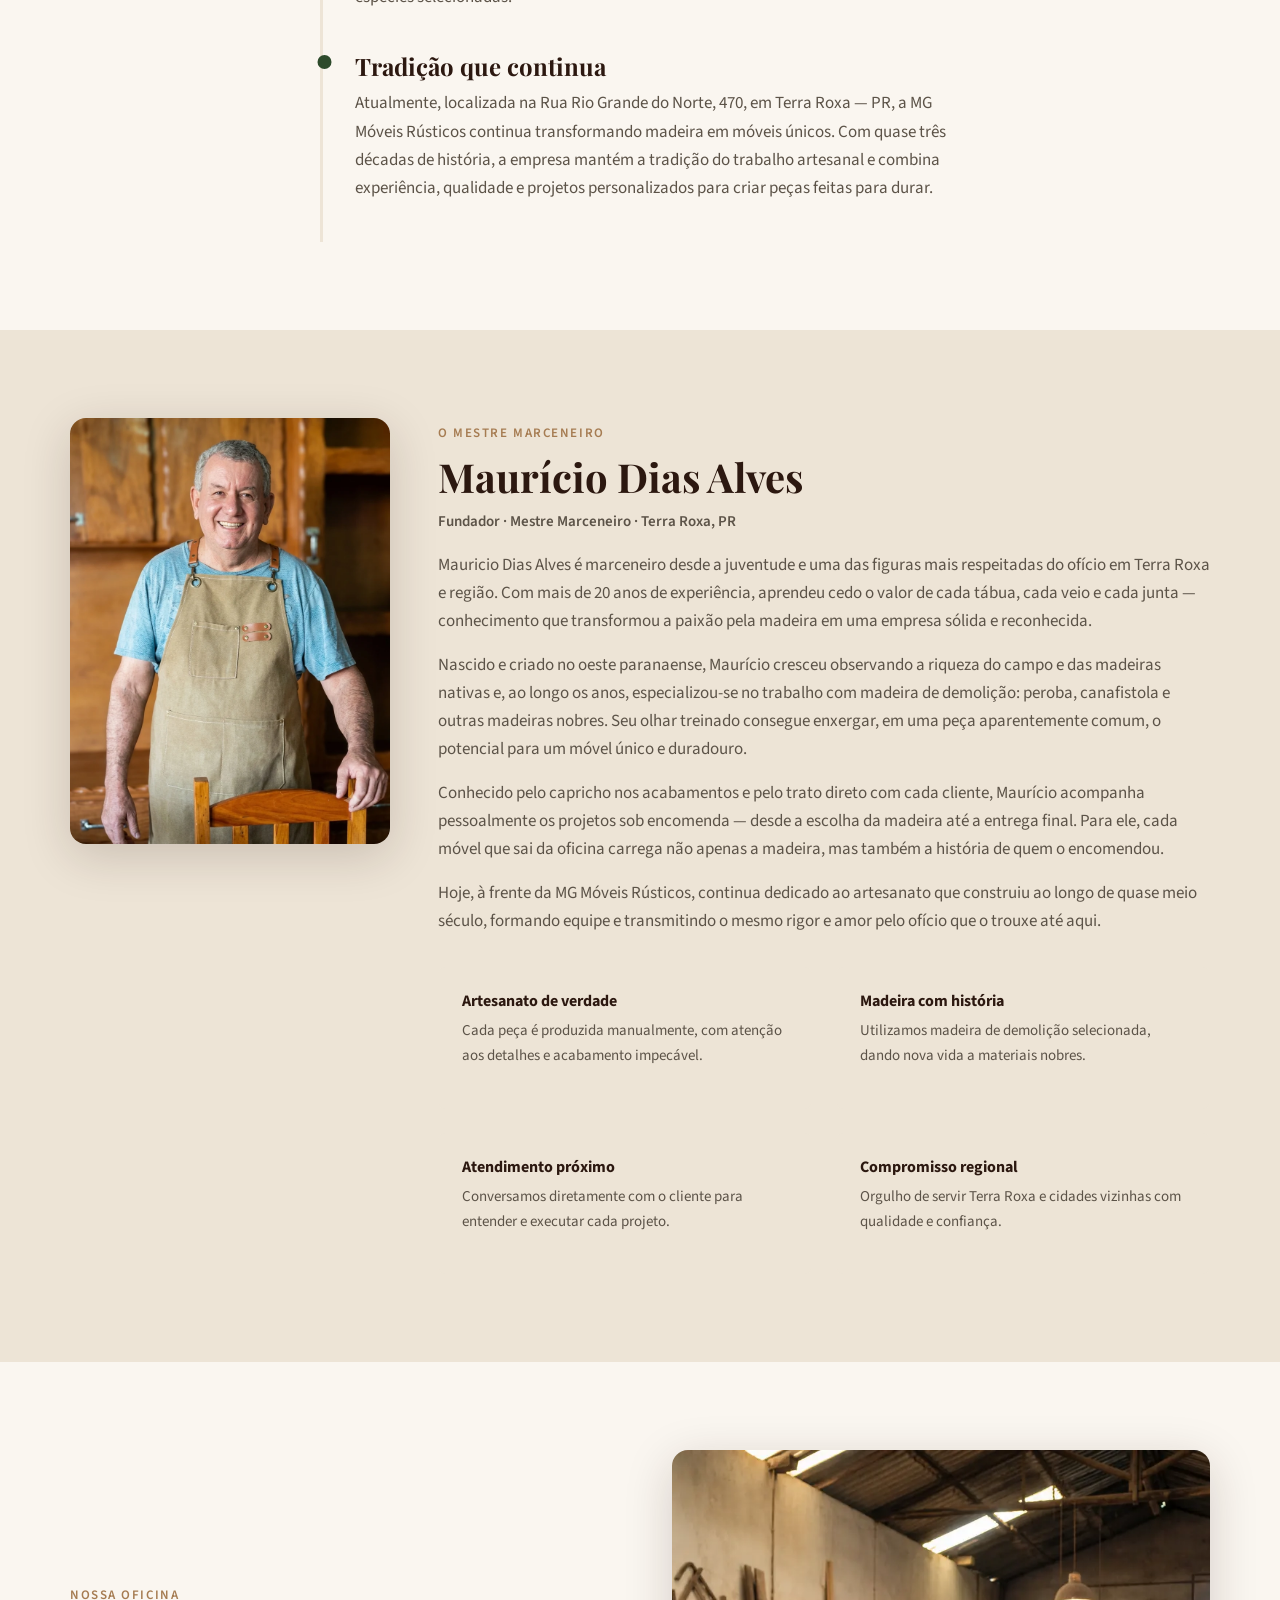
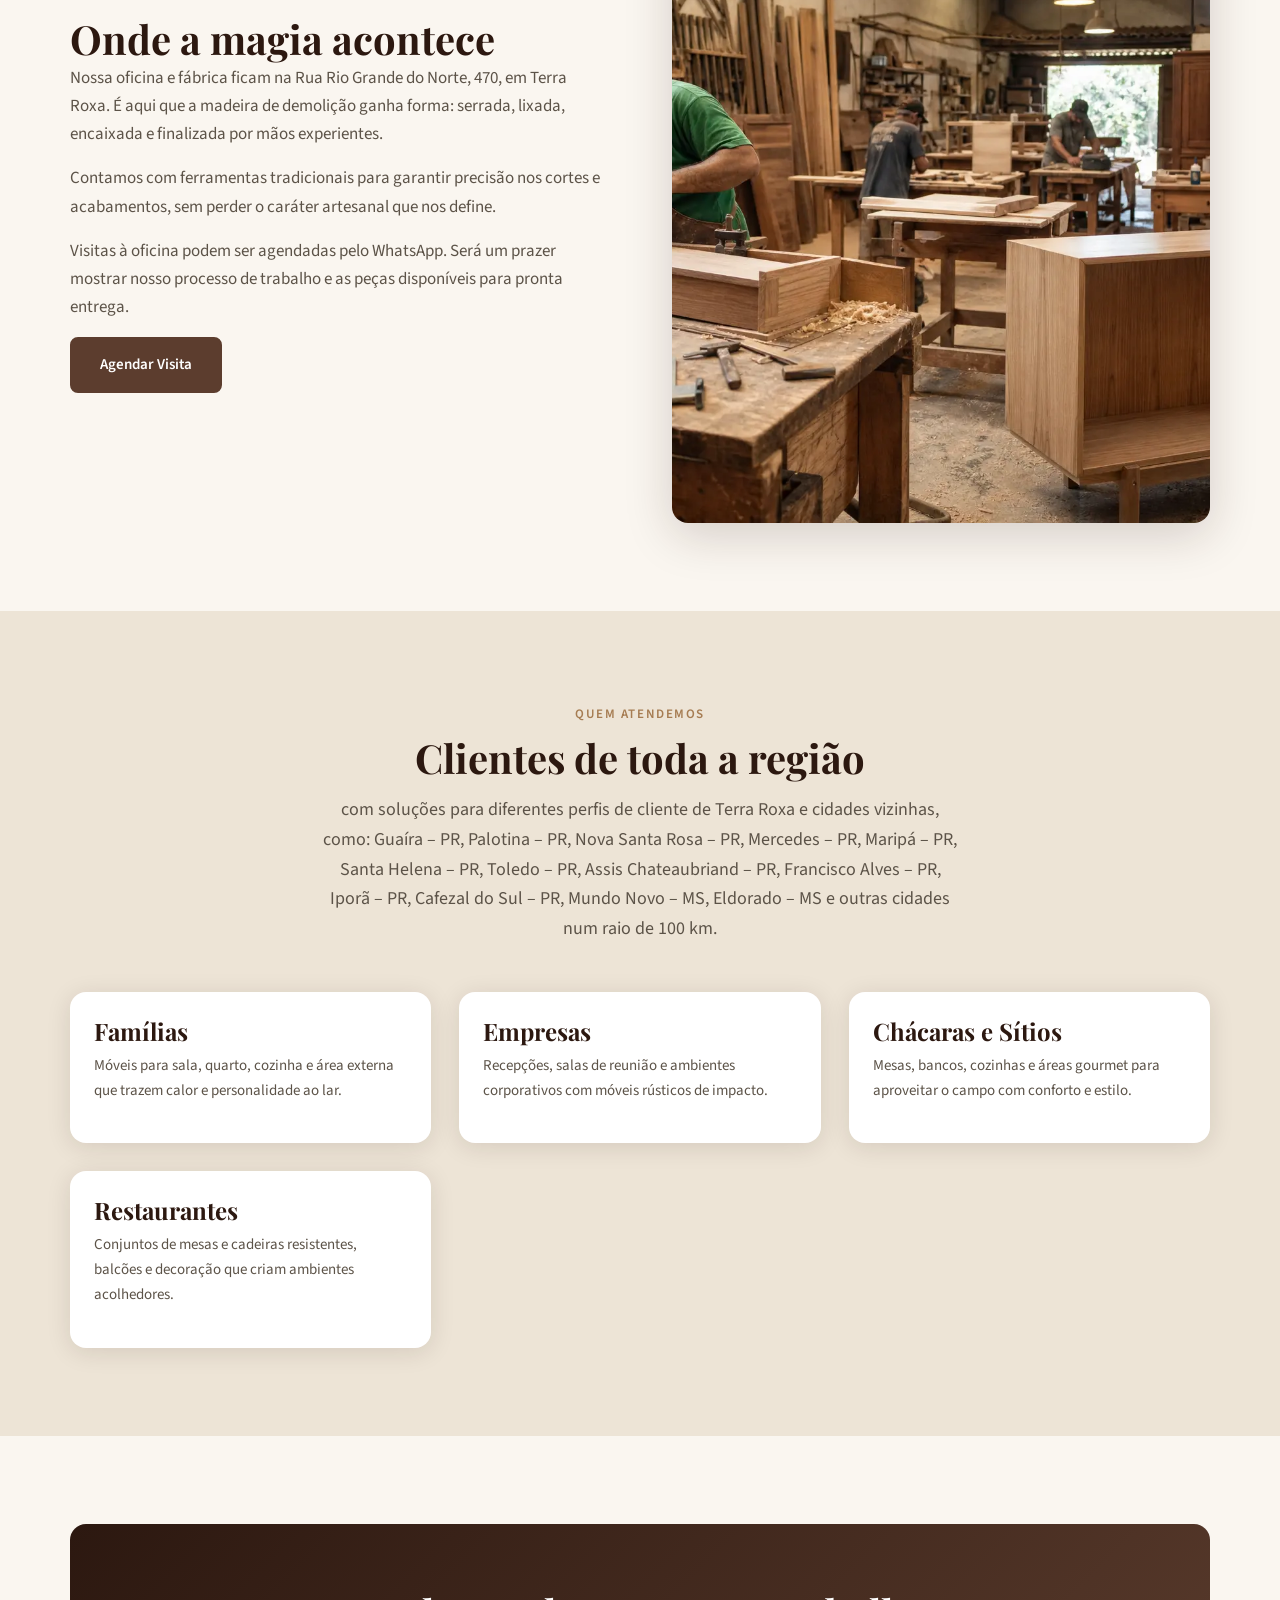
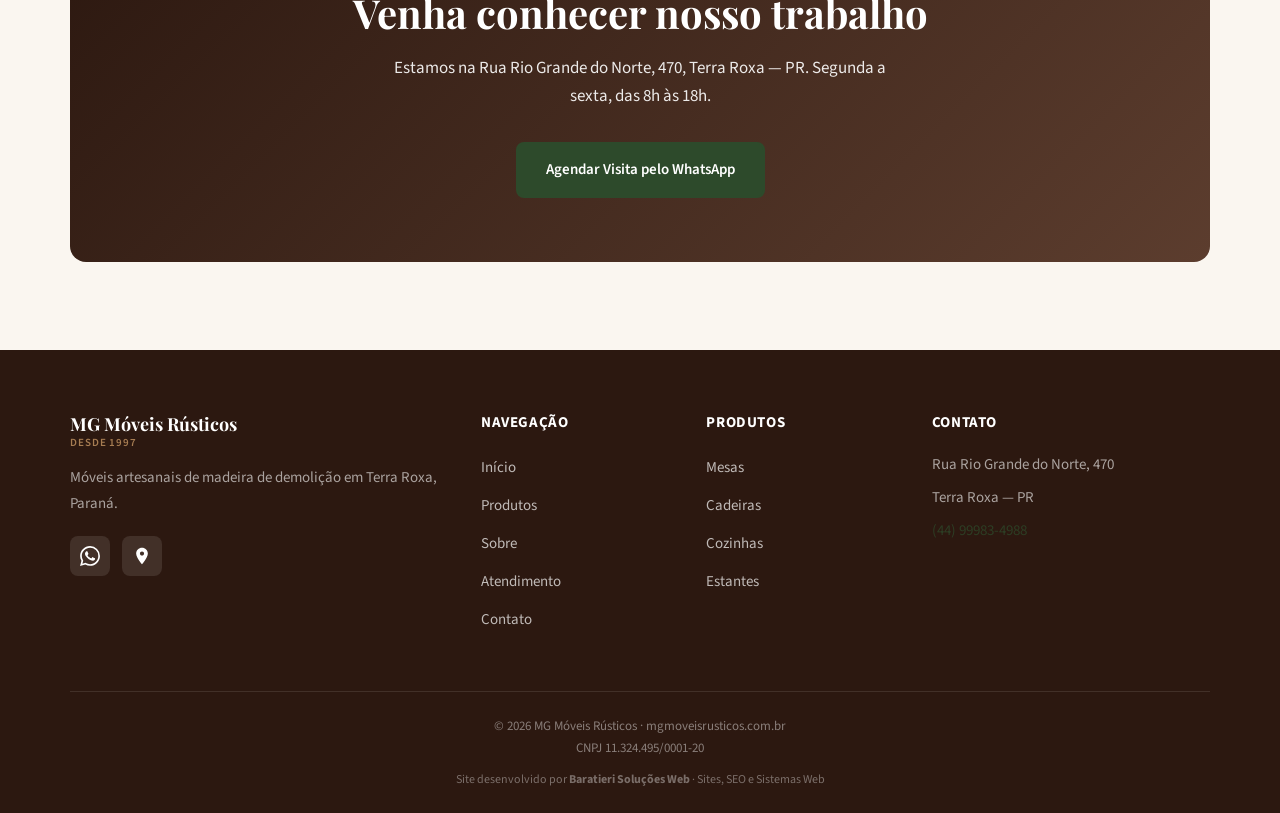
<file: sobre.html>
<!DOCTYPE html>
<html lang="pt-BR">

<head>
  <meta charset="UTF-8">
  <meta name="viewport" content="width=device-width, initial-scale=1.0">
  <meta name="description"
    content="Conheça a história da MG Móveis Rústicos — marcenaria artesanal em Terra Roxa, PR desde 1997. Atendemos clientes do oeste do Paraná e do MS com móveis sob encomenda.">
  <meta name="keywords"
    content="marcenaria artesanal, móveis rústicos, Terra Roxa, oeste do Paraná, atendimento regional, móveis de demolição, Guaíra, Palotina, Toledo, Nova Santa Rosa">
  <title>Sobre | MG Móveis Rústicos | Marcenaria em Terra Roxa e Oeste do PR</title>
  <link rel="canonical" href="https://mgmoveisrusticos.com.br/sobre.html">
  <meta property="og:title" content="Sobre | MG Móveis Rústicos | Marcenaria em Terra Roxa e Oeste do PR">
  <meta property="og:description"
    content="A história da MG Móveis Rústicos em Terra Roxa. Marcenaria artesanal de madeira de demolição e atendimento regional para o oeste do Paraná.">
  <meta property="og:type" content="website">
  <meta property="og:url" content="https://mgmoveisrusticos.com.br/sobre.html">
  <meta property="og:image" content="https://mgmoveisrusticos.com.br/images/oficina.webp">
  <meta name="twitter:card" content="summary_large_image">
  <link rel="preconnect" href="https://fonts.googleapis.com">
  <link rel="preconnect" href="https://fonts.gstatic.com" crossorigin>
  <link
    href="https://fonts.googleapis.com/css2?family=Playfair+Display:wght@700&family=Source+Sans+3:wght@400;600;700&display=swap"
    rel="stylesheet">
  <link rel="icon" type="image/webp" href="images/logo.webp">
  <link rel="stylesheet" href="css/style.css">
  <script type="application/ld+json">
  {
    "@context": "https://schema.org",
    "@type": "FurnitureStore",
    "name": "MG Móveis Rústicos",
    "image": "https://mgmoveisrusticos.com.br/images/logo.webp",
    "@id": "https://mgmoveisrusticos.com.br/",
    "url": "https://mgmoveisrusticos.com.br/",
    "telephone": "+5544999834988",
    "address": {
      "@type": "PostalAddress",
      "streetAddress": "Rua Rio Grande do Norte, 470",
      "addressLocality": "Terra Roxa",
      "addressRegion": "PR",
      "addressCountry": "BR"
    },
    "openingHours": "Mo-Fr 08:00-18:00",
    "priceRange": "R$",
    "sameAs": [
      "https://www.google.com/maps/search/?api=1&query=Rua+Rio+Grande+do+Norte+470+Terra+Roxa+Paraná"
    ],
    "areaServed": [
      "Terra Roxa - PR",
      "Guaíra - PR",
      "Palotina - PR",
      "Nova Santa Rosa - PR",
      "Mercedes - PR",
      "Maripá - PR",
      "Santa Helena - PR",
      "Toledo - PR",
      "Assis Chateaubriand - PR",
      "Francisco Alves - PR",
      "Iporã - PR",
      "Cafezal do Sul - PR",
      "Mundo Novo - MS",
      "Eldorado - MS",
      "Marechal Cândido Rondon - PR",
      "Quatro Pontes - PR"
    ]
  }
  </script>
</head>

<body>

  <header class="header">
    <div class="container header-inner">
      <a href="index.html" class="logo">
        <img src="images/logo.webp" alt="MG Móveis Rústicos">
        <div class="logo-text">
          MG Móveis Rústicos
          <span>Desde 1997 · Terra Roxa, PR</span>
        </div>
      </a>
      <button class="menu-toggle" aria-label="Abrir menu">
        <span></span><span></span><span></span>
      </button>
      <nav class="nav">
        <ul class="nav-list">
          <li><a href="index.html" class="active">Início</a></li>
          <li><a href="produtos.html">Produtos</a></li>
          <li><a href="sobre.html">Sobre</a></li>
          <li><a href="atendimento.html">Atendimento</a></li>
          <li><a href="contato.html">Contato</a></li>
        </ul>
        <a href="https://wa.me/5544999834988?text=Olá!%20Gostaria%20de%20solicitar%20um%20orçamento." class="nav-cta"
          target="_blank" rel="noopener">
          <svg class="btn-icon" viewBox="0 0 24 24" fill="currentColor">
            <path
              d="M17.472 14.382c-.297-.149-1.758-.867-2.03-.967-.273-.099-.471-.148-.67.15-.197.297-.767.966-.94 1.164-.173.199-.347.223-.644.075-.297-.15-1.255-.463-2.39-1.475-.883-.788-1.48-1.761-1.653-2.059-.173-.297-.018-.458.13-.606.134-.133.298-.347.446-.52.149-.174.198-.298.298-.497.099-.198.05-.371-.025-.52-.075-.149-.669-1.612-.916-2.207-.242-.579-.487-.5-.669-.51-.173-.008-.371-.01-.57-.01-.198 0-.52.074-.792.372-.272.297-1.04 1.016-1.04 2.479 0 1.462 1.065 2.875 1.213 3.074.149.198 2.096 3.2 5.077 4.487.709.306 1.262.489 1.694.625.712.227 1.36.195 1.871.118.571-.085 1.758-.719 2.006-1.413.248-.694.248-1.289.173-1.413-.074-.124-.272-.198-.57-.347m-5.421 7.403h-.004a9.87 9.87 0 01-5.031-1.378l-.361-.214-3.741.982.998-3.648-.235-.374a9.86 9.86 0 01-1.51-5.26c.001-5.45 4.436-9.884 9.888-9.884 2.64 0 5.122 1.03 6.988 2.898a9.825 9.825 0 012.893 6.994c-.003 5.45-4.435 9.884-9.885 9.884m8.413-18.297A11.815 11.815 0 0012.05 0C5.495 0 .16 5.335.157 11.892c0 2.096.547 4.142 1.588 5.945L.057 24l6.305-1.654a11.882 11.882 0 005.683 1.448h.005c6.554 0 11.89-5.335 11.893-11.893a11.821 11.821 0 00-3.48-8.413z" />
          </svg>
          Solicitar Orçamento
        </a>
      </nav>
    </div>
  </header>

  <section class="page-hero">
    <div class="hero-bg">
      <img src="images/capa-cozinhas.webp" alt="Inspiração de cozinha rústica">
      <div class="hero-overlay"></div>
    </div>
    <div class="container hero-content">
      <nav class="breadcrumb" aria-label="Navegação">
        <a href="index.html">Início</a> / <span>Sobre</span>
      </nav>
      <h1>Sobre a Empresa</h1>
      <p>Tradição, artesanato e madeira de demolição em Terra Roxa e região desde 1997.</p>
    </div>
  </section>

  <!-- História -->
  <section class="section">
    <div class="container">
      <div class="section-header fade-in">
        <span class="section-label">Nossa Trajetória</span>
        <h2>Uma história escrita em madeira</h2>
        <p>A MG Móveis Rústicos nasceu em 1997, no coração de Terra Roxa, Paraná, com a missão de transformar madeira de
          demolição em móveis que unem funcionalidade, beleza e durabilidade.</p>
        <p style="margin-top: 1rem;">Hoje atendemos clientes de toda a região, incluindo Guaíra, Palotina, Toledo, Nova
          Santa Rosa, Assis Chateaubriand e cidades vizinhas.</p>
      </div>
      <div class="about-timeline fade-in">
        <div class="timeline-item">
          <h3>1997 — O início</h3>
          <p>
            Mauricio Dias Alves dá início à sua trajetória no ramo de móveis rústicos em Terra Roxa, no Paraná.
            Com trabalho artesanal e o uso de madeira proveniente de demolições, começa a produzir móveis que unem
            resistência, personalidade e o charme único da madeira de reaproveitamento.
          </p>
        </div>

        <div class="timeline-item">
          <h3>Anos 2000–2015 — Crescimento e reconhecimento</h3>
          <p>
            Ao longo dos anos, a empresa conquista a confiança de famílias, propriedades rurais e comércios da região.
            A qualidade dos móveis, o cuidado em cada projeto e o atendimento personalizado fazem com que a reputação
            da marcenaria se fortaleça em Terra Roxa e nas cidades vizinhas.
          </p>
        </div>

        <div class="timeline-item">
          <h3>2015–Hoje — Expansão e novos projetos</h3>
          <p>
            Com o crescimento da demanda, a MG Móveis Rústicos amplia sua linha de produtos e passa a atender também
            restaurantes, chácaras, empresas e clientes que buscam projetos personalizados. Cozinhas, balcões, estantes
            e outros móveis são desenvolvidos sob medida, utilizando madeiras como peroba, canafístola e outras espécies
            selecionadas.
          </p>
        </div>

        <div class="timeline-item">
          <h3>Tradição que continua</h3>
          <p>
            Atualmente, localizada na Rua Rio Grande do Norte, 470, em Terra Roxa — PR, a MG Móveis Rústicos continua
            transformando madeira em móveis únicos. Com quase três décadas de história, a empresa mantém a tradição do
            trabalho artesanal e combina experiência, qualidade e projetos personalizados para criar peças feitas para
            durar.
          </p>
        </div>
      </div>

    </div>
  </section>

  <!-- Maurício -->
  <section class="section bg-cream">
    <div class="container owner-section">
      <div class="owner-photo fade-in">
        <img src="images/mauricio3.webp" alt="Mauricio Dias Alves — fundador e mestre marceneiro">
      </div>
      <div class="owner-content fade-in">
        <span class="section-label">O Mestre Marceneiro</span>
        <h2>Maurício Dias Alves</h2>
        <p class="owner-role">Fundador · Mestre Marceneiro · Terra Roxa, PR</p>
        <p>Mauricio Dias Alves é marceneiro desde a juventude e uma das figuras mais respeitadas do ofício em Terra Roxa
          e região. Com mais de 20 anos de experiência, aprendeu cedo o valor de cada tábua, cada veio e cada
          junta — conhecimento que transformou a paixão pela madeira em uma empresa sólida e reconhecida.</p>
        <p>Nascido e criado no oeste paranaense, Maurício cresceu observando a riqueza do campo e das madeiras nativas
          e, ao longo
          os anos, especializou-se no trabalho com madeira de demolição: peroba, canafistola e outras madeiras nobres.
          Seu olhar treinado
          consegue enxergar, em uma peça aparentemente comum, o potencial para um móvel único e duradouro.</p>
        <p>Conhecido pelo capricho nos acabamentos e pelo trato direto com cada cliente, Maurício acompanha pessoalmente
          os projetos sob encomenda — desde a escolha da madeira até a entrega final. Para ele, cada móvel que sai da
          oficina carrega não apenas a madeira, mas também a história de quem o encomendou.</p>
        <p>Hoje, à frente da MG Móveis Rústicos, continua dedicado ao artesanato que construiu ao longo de quase meio
          século, formando equipe e transmitindo o mesmo rigor e amor pelo ofício que o trouxe até aqui.</p>
        <div class="values-grid">
          <div class="value-item">
            <h4>Artesanato de verdade</h4>
            <p>Cada peça é produzida manualmente, com atenção aos detalhes e acabamento impecável.</p>
          </div>
          <div class="value-item">
            <h4>Madeira com história</h4>
            <p>Utilizamos madeira de demolição selecionada, dando nova vida a materiais nobres.</p>
          </div>
          <div class="value-item">
            <h4>Atendimento próximo</h4>
            <p>Conversamos diretamente com o cliente para entender e executar cada projeto.</p>
          </div>
          <div class="value-item">
            <h4>Compromisso regional</h4>
            <p>Orgulho de servir Terra Roxa e cidades vizinhas com qualidade e confiança.</p>
          </div>
        </div>
      </div>
    </div>
  </section>

  <!-- Oficina -->
  <section class="section">
    <div class="container about-preview">
      <div class="about-preview-content fade-in">
        <span class="section-label">Nossa Oficina</span>
        <h2>Onde a magia acontece</h2>
        <p>Nossa oficina e fábrica ficam na Rua Rio Grande do Norte, 470, em Terra Roxa. É aqui que a madeira de
          demolição ganha forma: serrada, lixada, encaixada e finalizada por mãos experientes.</p>
        <p>Contamos com ferramentas tradicionais para garantir precisão nos cortes e
          acabamentos, sem perder o caráter artesanal que nos define.</p>
        <p>Visitas à oficina podem ser agendadas pelo WhatsApp. Será um prazer mostrar nosso processo de trabalho e as
          peças disponíveis para pronta entrega.</p>
        <a href="contato.html" class="btn btn-wood">Agendar Visita</a>
      </div>
      <div class="about-preview-image fade-in">
        <img src="images/oficina.webp" alt="Interior da oficina MG Móveis Rústicos">
      </div>
    </div>
  </section>

  <!-- Clientes -->
  <section class="section bg-cream">
    <div class="container">
      <div class="section-header fade-in">
        <span class="section-label">Quem atendemos</span>
        <h2>Clientes de toda a região</h2>
        <p>com soluções para diferentes perfis de cliente de Terra Roxa e cidades vizinhas, como:
          Guaíra – PR, Palotina – PR, Nova Santa Rosa – PR, Mercedes – PR, Maripá – PR, Santa Helena – PR,
          Toledo – PR, Assis Chateaubriand – PR, Francisco Alves – PR, Iporã – PR, Cafezal do Sul – PR,
          Mundo Novo – MS, Eldorado – MS e outras cidades num raio de 100 km.</p>
      </div>
      <div class="cards-grid fade-in">
        <article class="card">
          <div class="card-body">
            <h3>Famílias</h3>
            <p>Móveis para sala, quarto, cozinha e área externa que trazem calor e personalidade ao lar.</p>
          </div>
        </article>
        <article class="card">
          <div class="card-body">
            <h3>Empresas</h3>
            <p>Recepções, salas de reunião e ambientes corporativos com móveis rústicos de impacto.</p>
          </div>
        </article>
        <article class="card">
          <div class="card-body">
            <h3>Chácaras e Sítios</h3>
            <p>Mesas, bancos, cozinhas e áreas gourmet para aproveitar o campo com conforto e estilo.</p>
          </div>
        </article>
        <article class="card">
          <div class="card-body">
            <h3>Restaurantes</h3>
            <p>Conjuntos de mesas e cadeiras resistentes, balcões e decoração que criam ambientes acolhedores.</p>
          </div>
        </article>
      </div>
    </div>
  </section>

  <!-- CTA -->
  <section class="section">
    <div class="container">
      <div class="cta-banner fade-in">
        <h2>Venha conhecer nosso trabalho</h2>
        <p>Estamos na Rua Rio Grande do Norte, 470, Terra Roxa — PR. Segunda a sexta, das 8h às 18h.</p>
        <a href="https://wa.me/5544999834988?text=Olá!%20Gostaria%20de%20agendar%20uma%20visita%20à%20oficina."
          class="btn btn-primary" target="_blank" rel="noopener">
          Agendar Visita pelo WhatsApp
        </a>
      </div>
    </div>
  </section>

  <footer class="footer">
    <div class="container">
      <div class="footer-grid">
        <div class="footer-brand">
          <div class="logo-text">MG Móveis Rústicos<span>Desde 1997</span></div>
          <p>Móveis artesanais de madeira de demolição em Terra Roxa, Paraná.</p>
          <div class="footer-social">
            <a href="https://wa.me/5544999834988" target="_blank" rel="noopener" aria-label="WhatsApp"><svg
                viewBox="0 0 24 24">
                <path
                  d="M17.472 14.382c-.297-.149-1.758-.867-2.03-.967-.273-.099-.471-.148-.67.15-.197.297-.767.966-.94 1.164-.173.199-.347.223-.644.075-.297-.15-1.255-.463-2.39-1.475-.883-.788-1.48-1.761-1.653-2.059-.173-.297-.018-.458.13-.606.134-.133.298-.347.446-.52.149-.174.198-.298.298-.497.099-.198.05-.371-.025-.52-.075-.149-.669-1.612-.916-2.207-.242-.579-.487-.5-.669-.51-.173-.008-.371-.01-.57-.01-.198 0-.52.074-.792.372-.272.297-1.04 1.016-1.04 2.479 0 1.462 1.065 2.875 1.213 3.074.149.198 2.096 3.2 5.077 4.487.709.306 1.262.489 1.694.625.712.227 1.36.195 1.871.118.571-.085 1.758-.719 2.006-1.413.248-.694.248-1.289.173-1.413-.074-.124-.272-.198-.57-.347m-5.421 7.403h-.004a9.87 9.87 0 01-5.031-1.378l-.361-.214-3.741.982.998-3.648-.235-.374a9.86 9.86 0 01-1.51-5.26c.001-5.45 4.436-9.884 9.888-9.884 2.64 0 5.122 1.03 6.988 2.898a9.825 9.825 0 012.893 6.994c-.003 5.45-4.435 9.884-9.885 9.884m8.413-18.297A11.815 11.815 0 0012.05 0C5.495 0 .16 5.335.157 11.892c0 2.096.547 4.142 1.588 5.945L.057 24l6.305-1.654a11.882 11.882 0 005.683 1.448h.005c6.554 0 11.89-5.335 11.893-11.893a11.821 11.821 0 00-3.48-8.413z" />
              </svg></a>
            <a href="https://www.google.com/maps/search/?api=1&query=Rua+Rio+Grande+do+Norte+470+Terra Roxa+Paraná"
              target="_blank" rel="noopener" aria-label="Google Maps"><svg viewBox="0 0 24 24">
                <path
                  d="M12 2C8.13 2 5 5.13 5 9c0 5.25 7 13 7 13s7-7.75 7-13c0-3.87-3.13-7-7-7zm0 9.5c-1.38 0-2.5-1.12-2.5-2.5s1.12-2.5 2.5-2.5 2.5 1.12 2.5 2.5-1.12 2.5-2.5 2.5z" />
              </svg></a>
          </div>
        </div>
        <div>
          <h4>Navegação</h4>
          <ul class="footer-links">
          <li><a href="index.html" class="active">Início</a></li>
          <li><a href="produtos.html">Produtos</a></li>
          <li><a href="sobre.html">Sobre</a></li>
          <li><a href="atendimento.html">Atendimento</a></li>
          <li><a href="contato.html">Contato</a></li>
          </ul>
        </div>
        <div>
          <h4>Produtos</h4>
          <ul class="footer-links">
            <li><a href="produtos.html#mesas">Mesas</a></li>
            <li><a href="produtos.html#cadeiras">Cadeiras</a></li>
            <li><a href="produtos.html#cozinhas">Cozinhas</a></li>
            <li><a href="produtos.html#estantes">Estantes</a></li>
          </ul>
        </div>
        <div class="footer-contact">
          <h4>Contato</h4>
          <p>Rua Rio Grande do Norte, 470</p>
          <p>Terra Roxa — PR</p>
          <p><a href="https://wa.me/5544999834988">(44) 99983-4988</a></p>
        </div>
      </div>
      <div class="footer-bottom">
        <p>&copy; <span id="current-year">2026</span> MG Móveis Rústicos · mgmoveisrusticos.com.br</p>
        <p>CNPJ 11.324.495/0001-20</p>
        <p class="footer-credit">Site desenvolvido por <strong>Baratieri Soluções Web</strong> · Sites, SEO e Sistemas Web</p>
      </div>
    </div>
  </footer>

  <a href="https://wa.me/5544999834988?text=Olá!%20Gostaria%20de%20solicitar%20um%20orçamento." class="whatsapp-float"
    target="_blank" rel="noopener" aria-label="WhatsApp">
    <svg viewBox="0 0 24 24">
      <path
        d="M17.472 14.382c-.297-.149-1.758-.867-2.03-.967-.273-.099-.471-.148-.67.15-.197.297-.767.966-.94 1.164-.173.199-.347.223-.644.075-.297-.15-1.255-.463-2.39-1.475-.883-.788-1.48-1.761-1.653-2.059-.173-.297-.018-.458.13-.606.134-.133.298-.347.446-.52.149-.174.198-.298.298-.497.099-.198.05-.371-.025-.52-.075-.149-.669-1.612-.916-2.207-.242-.579-.487-.5-.669-.51-.173-.008-.371-.01-.57-.01-.198 0-.52.074-.792.372-.272.297-1.04 1.016-1.04 2.479 0 1.462 1.065 2.875 1.213 3.074.149.198 2.096 3.2 5.077 4.487.709.306 1.262.489 1.694.625.712.227 1.36.195 1.871.118.571-.085 1.758-.719 2.006-1.413.248-.694.248-1.289.173-1.413-.074-.124-.272-.198-.57-.347m-5.421 7.403h-.004a9.87 9.87 0 01-5.031-1.378l-.361-.214-3.741.982.998-3.648-.235-.374a9.86 9.86 0 01-1.51-5.26c.001-5.45 4.436-9.884 9.888-9.884 2.64 0 5.122 1.03 6.988 2.898a9.825 9.825 0 012.893 6.994c-.003 5.45-4.435 9.884-9.885 9.884m8.413-18.297A11.815 11.815 0 0012.05 0C5.495 0 .16 5.335.157 11.892c0 2.096.547 4.142 1.588 5.945L.057 24l6.305-1.654a11.882 11.882 0 005.683 1.448h.005c6.554 0 11.89-5.335 11.893-11.893a11.821 11.821 0 00-3.48-8.413z" />
    </svg>
  </a>

  <script src="js/main.js"></script>
</body>

</html>
</file>
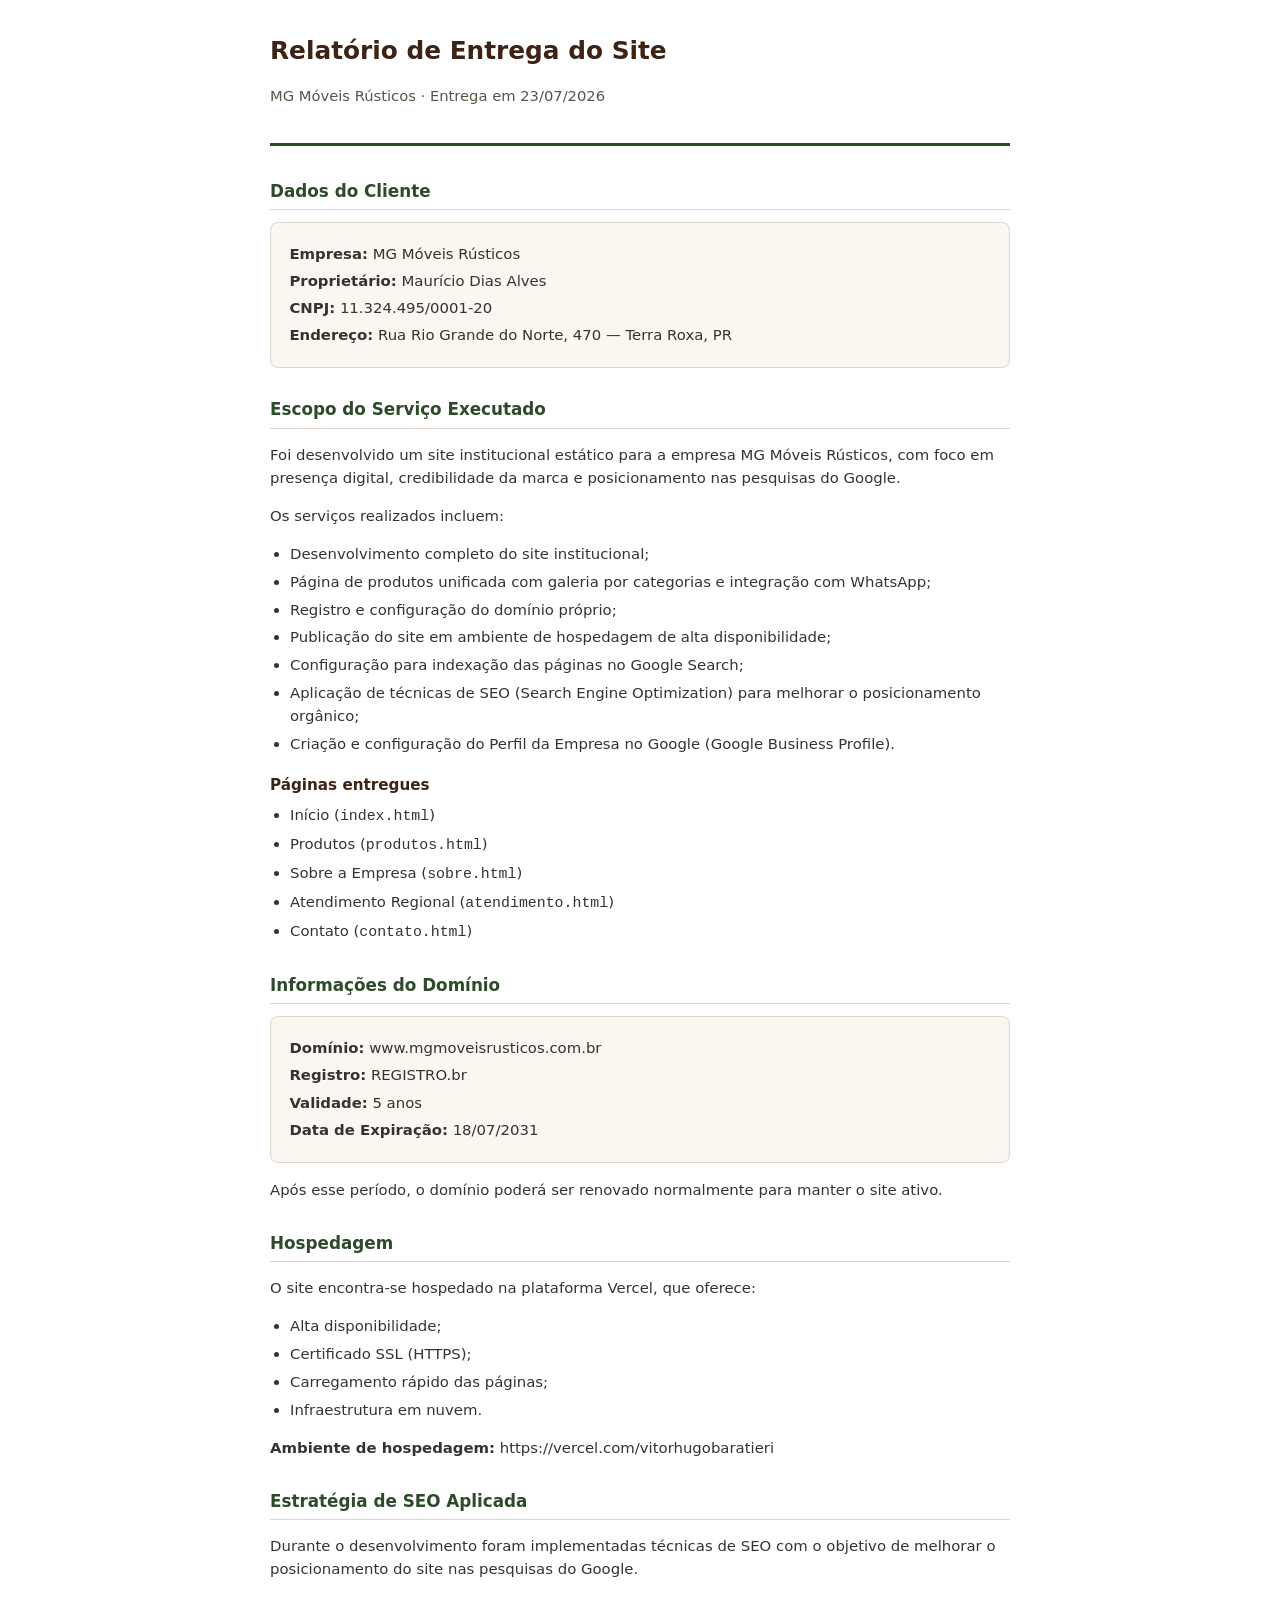
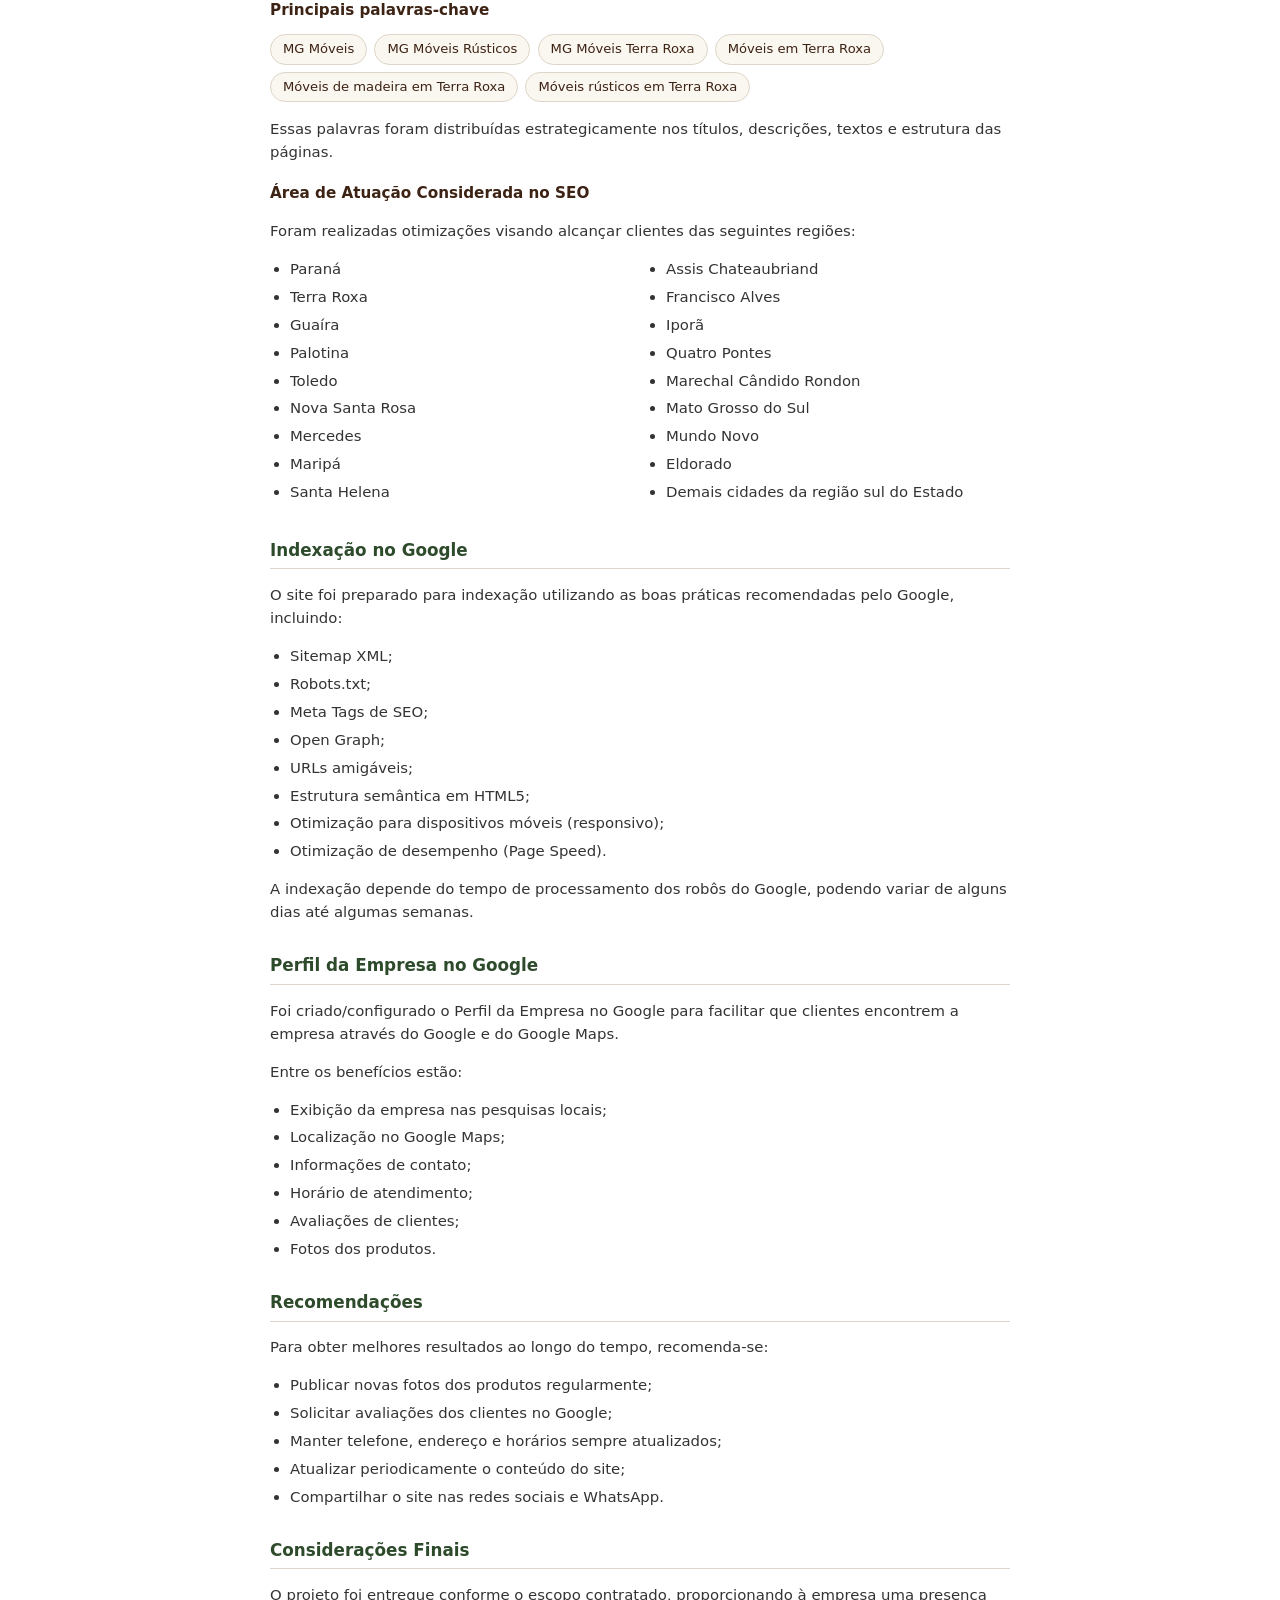
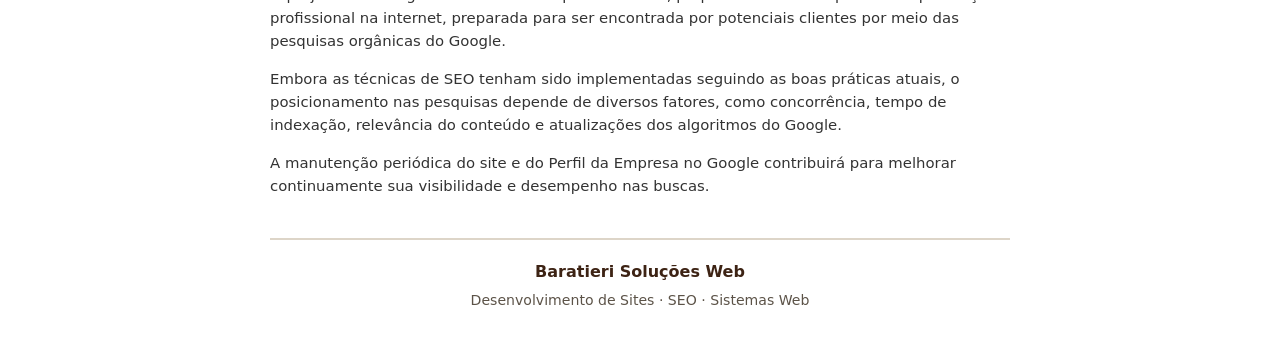
<file: docs/relatorio-entrega.html>
<!DOCTYPE html>
<html lang="pt-BR">

<head>
  <meta charset="UTF-8">
  <title>Relatório de Entrega do Site | MG Móveis Rústicos</title>
  <style>
    :root {
      --wood: #3d2314;
      --forest: #2d4a2b;
      --cream: #faf6f0;
      --muted: #5c5348;
      --border: #ddd5c8;
    }

    * {
      box-sizing: border-box;
    }

    body {
      font-family: "Segoe UI", system-ui, sans-serif;
      line-height: 1.55;
      color: #222;
      max-width: 820px;
      margin: 0 auto;
      padding: 2rem 2.5rem;
      background: #fff;
    }

    header {
      border-bottom: 3px solid var(--forest);
      padding-bottom: 1.25rem;
      margin-bottom: 2rem;
    }

    h1 {
      font-size: 1.55rem;
      color: var(--wood);
      margin: 0 0 .35rem;
    }

    .doc-meta {
      color: var(--muted);
      font-size: .92rem;
    }

    h2 {
      font-size: 1.05rem;
      color: var(--forest);
      margin: 1.75rem 0 .75rem;
      padding-bottom: .35rem;
      border-bottom: 1px solid var(--border);
    }

    h3 {
      font-size: .95rem;
      color: var(--wood);
      margin: 1.1rem 0 .45rem;
    }

    p,
    li {
      font-size: .93rem;
      color: #333;
    }

    ul {
      margin: .4rem 0 .8rem;
      padding-left: 1.25rem;
    }

    li {
      margin-bottom: .3rem;
    }

    .info-box {
      background: var(--cream);
      border: 1px solid var(--border);
      border-radius: 8px;
      padding: 1rem 1.15rem;
      margin: .75rem 0 1rem;
    }

    .info-box p {
      margin: .25rem 0;
    }

    .keywords {
      display: flex;
      flex-wrap: wrap;
      gap: .45rem;
      margin: .75rem 0 1rem;
    }

    .keyword {
      background: var(--cream);
      border: 1px solid var(--border);
      border-radius: 999px;
      padding: .25rem .75rem;
      font-size: .82rem;
      color: var(--wood);
    }

    .regions {
      columns: 2;
      column-gap: 2rem;
    }

    footer.doc-footer {
      margin-top: 2.5rem;
      padding-top: 1.25rem;
      border-top: 2px solid var(--border);
      text-align: center;
    }

    footer.doc-footer strong {
      display: block;
      font-size: 1rem;
      color: var(--wood);
      margin-bottom: .2rem;
    }

    footer.doc-footer span {
      font-size: .88rem;
      color: var(--muted);
    }

    @media print {
      body {
        padding: 0;
        max-width: none;
      }

      h2 {
        break-after: avoid;
      }

      .info-box,
      ul {
        break-inside: avoid;
      }
    }
  </style>
</head>

<body>

  <header>
    <h1>Relatório de Entrega do Site</h1>
    <p class="doc-meta">MG Móveis Rústicos · Entrega em 23/07/2026</p>
  </header>

  <h2>Dados do Cliente</h2>
  <div class="info-box">
    <p><strong>Empresa:</strong> MG Móveis Rústicos</p>
    <p><strong>Proprietário:</strong> Maurício Dias Alves</p>
    <p><strong>CNPJ:</strong> 11.324.495/0001-20</p>
    <p><strong>Endereço:</strong> Rua Rio Grande do Norte, 470 — Terra Roxa, PR</p>
  </div>

  <h2>Escopo do Serviço Executado</h2>
  <p>Foi desenvolvido um site institucional estático para a empresa MG Móveis Rústicos, com foco em presença digital,
    credibilidade da marca e posicionamento nas pesquisas do Google.</p>
  <p>Os serviços realizados incluem:</p>
  <ul>
    <li>Desenvolvimento completo do site institucional;</li>
    <li>Página de produtos unificada com galeria por categorias e integração com WhatsApp;</li>
    <li>Registro e configuração do domínio próprio;</li>
    <li>Publicação do site em ambiente de hospedagem de alta disponibilidade;</li>
    <li>Configuração para indexação das páginas no Google Search;</li>
    <li>Aplicação de técnicas de SEO (Search Engine Optimization) para melhorar o posicionamento orgânico;</li>
    <li>Criação e configuração do Perfil da Empresa no Google (Google Business Profile).</li>
  </ul>

  <h3>Páginas entregues</h3>
  <ul>
    <li>Início (<code>index.html</code>)</li>
    <li>Produtos (<code>produtos.html</code>)</li>
    <li>Sobre a Empresa (<code>sobre.html</code>)</li>
    <li>Atendimento Regional (<code>atendimento.html</code>)</li>
    <li>Contato (<code>contato.html</code>)</li>
  </ul>

  <h2>Informações do Domínio</h2>
  <div class="info-box">
    <p><strong>Domínio:</strong> www.mgmoveisrusticos.com.br</p>
    <p><strong>Registro:</strong> REGISTRO.br</p>
    <p><strong>Validade:</strong> 5 anos</p>
    <p><strong>Data de Expiração:</strong> 18/07/2031</p>
  </div>
  <p>Após esse período, o domínio poderá ser renovado normalmente para manter o site ativo.</p>

  <h2>Hospedagem</h2>
  <p>O site encontra-se hospedado na plataforma Vercel, que oferece:</p>
  <ul>
    <li>Alta disponibilidade;</li>
    <li>Certificado SSL (HTTPS);</li>
    <li>Carregamento rápido das páginas;</li>
    <li>Infraestrutura em nuvem.</li>
  </ul>
  <p><strong>Ambiente de hospedagem:</strong> https://vercel.com/vitorhugobaratieri</p>

  <h2>Estratégia de SEO Aplicada</h2>
  <p>Durante o desenvolvimento foram implementadas técnicas de SEO com o objetivo de melhorar o posicionamento do site
    nas pesquisas do Google.</p>

  <h3>Principais palavras-chave</h3>
  <div class="keywords">
    <span class="keyword">MG Móveis</span>
    <span class="keyword">MG Móveis Rústicos</span>
    <span class="keyword">MG Móveis Terra Roxa</span>
    <span class="keyword">Móveis em Terra Roxa</span>
    <span class="keyword">Móveis de madeira em Terra Roxa</span>
    <span class="keyword">Móveis rústicos em Terra Roxa</span>
  </div>
  <p>Essas palavras foram distribuídas estrategicamente nos títulos, descrições, textos e estrutura das páginas.</p>

  <h3>Área de Atuação Considerada no SEO</h3>
  <p>Foram realizadas otimizações visando alcançar clientes das seguintes regiões:</p>
  <ul class="regions">
    <li>Paraná</li>
    <li>Terra Roxa</li>
    <li>Guaíra</li>
    <li>Palotina</li>
    <li>Toledo</li>
    <li>Nova Santa Rosa</li>
    <li>Mercedes</li>
    <li>Maripá</li>
    <li>Santa Helena</li>
    <li>Assis Chateaubriand</li>
    <li>Francisco Alves</li>
    <li>Iporã</li>
    <li>Quatro Pontes</li>
    <li>Marechal Cândido Rondon</li>
    <li>Mato Grosso do Sul</li>
    <li>Mundo Novo</li>
    <li>Eldorado</li>
    <li>Demais cidades da região sul do Estado</li>
  </ul>

  <h2>Indexação no Google</h2>
  <p>O site foi preparado para indexação utilizando as boas práticas recomendadas pelo Google, incluindo:</p>
  <ul>
    <li>Sitemap XML;</li>
    <li>Robots.txt;</li>
    <li>Meta Tags de SEO;</li>
    <li>Open Graph;</li>
    <li>URLs amigáveis;</li>
    <li>Estrutura semântica em HTML5;</li>
    <li>Otimização para dispositivos móveis (responsivo);</li>
    <li>Otimização de desempenho (Page Speed).</li>
  </ul>
  <p>A indexação depende do tempo de processamento dos robôs do Google, podendo variar de alguns dias até algumas
    semanas.</p>

  <h2>Perfil da Empresa no Google</h2>
  <p>Foi criado/configurado o Perfil da Empresa no Google para facilitar que clientes encontrem a empresa através do
    Google e do Google Maps.</p>
  <p>Entre os benefícios estão:</p>
  <ul>
    <li>Exibição da empresa nas pesquisas locais;</li>
    <li>Localização no Google Maps;</li>
    <li>Informações de contato;</li>
    <li>Horário de atendimento;</li>
    <li>Avaliações de clientes;</li>
    <li>Fotos dos produtos.</li>
  </ul>

  <h2>Recomendações</h2>
  <p>Para obter melhores resultados ao longo do tempo, recomenda-se:</p>
  <ul>
    <li>Publicar novas fotos dos produtos regularmente;</li>
    <li>Solicitar avaliações dos clientes no Google;</li>
    <li>Manter telefone, endereço e horários sempre atualizados;</li>
    <li>Atualizar periodicamente o conteúdo do site;</li>
    <li>Compartilhar o site nas redes sociais e WhatsApp.</li>
  </ul>

  <h2>Considerações Finais</h2>
  <p>O projeto foi entregue conforme o escopo contratado, proporcionando à empresa uma presença profissional na
    internet, preparada para ser encontrada por potenciais clientes por meio das pesquisas orgânicas do Google.</p>
  <p>Embora as técnicas de SEO tenham sido implementadas seguindo as boas práticas atuais, o posicionamento nas
    pesquisas depende de diversos fatores, como concorrência, tempo de indexação, relevância do conteúdo e atualizações
    dos algoritmos do Google.</p>
  <p>A manutenção periódica do site e do Perfil da Empresa no Google contribuirá para melhorar continuamente sua
    visibilidade e desempenho nas buscas.</p>

  <footer class="doc-footer">
    <strong>Baratieri Soluções Web</strong>
    <span>Desenvolvimento de Sites · SEO · Sistemas Web</span>
  </footer>

</body>

</html>
</file>
<file: css/style.css>
/* MG Móveis Rústicos — Estilos globais */

:root {
  --wood-dark: #2c1810;
  --wood-medium: #5c3d2e;
  --wood-light: #8b6914;
  --wood-accent: #a67c52;
  --cream: #faf6f0;
  --cream-dark: #ede4d6;
  --forest: #2d4a2b;
  --forest-light: #4a7c47;
  --text: #2c2416;
  --text-muted: #5c5348;
  --white: #ffffff;
  --shadow: 0 4px 24px rgba(44, 24, 16, 0.12);
  --shadow-lg: 0 12px 48px rgba(44, 24, 16, 0.18);
  --radius: 8px;
  --radius-lg: 16px;
  --transition: 0.3s ease;
  --header-height: 80px;
}

*,
*::before,
*::after {
  box-sizing: border-box;
  margin: 0;
  padding: 0;
}

html {
  scroll-behavior: smooth;
}

body {
  font-family: "Source Sans 3", system-ui, sans-serif;
  font-size: 1.0625rem;
  line-height: 1.65;
  color: var(--text);
  background: var(--cream);
}

img {
  max-width: 100%;
  height: auto;
  display: block;
}

a {
  color: var(--forest);
  text-decoration: none;
  transition: color var(--transition);
}

a:hover {
  color: var(--forest-light);
}

h1, h2, h3, h4 {
  font-family: "Playfair Display", Georgia, serif;
  font-weight: 700;
  line-height: 1.25;
  color: var(--wood-dark);
}

h1 { font-size: clamp(2rem, 5vw, 3.25rem); }
h2 { font-size: clamp(1.75rem, 4vw, 2.5rem); }
h3 { font-size: clamp(1.25rem, 2.5vw, 1.5rem); }

.container {
  width: min(1140px, 92%);
  margin-inline: auto;
}

.section {
  padding: clamp(3rem, 8vw, 5.5rem) 0;
}

.section-header {
  text-align: center;
  max-width: 640px;
  margin: 0 auto 3rem;
}

.section-header p {
  color: var(--text-muted);
  margin-top: 0.75rem;
  font-size: 1.125rem;
}

.section-label {
  display: inline-block;
  font-size: 0.8125rem;
  font-weight: 600;
  letter-spacing: 0.12em;
  text-transform: uppercase;
  color: var(--wood-accent);
  margin-bottom: 0.5rem;
}

/* Header */
.header {
  position: fixed;
  top: 0;
  left: 0;
  right: 0;
  z-index: 1000;
  height: var(--header-height);
  background: rgba(250, 246, 240, 0.95);
  backdrop-filter: blur(12px);
  border-bottom: 1px solid var(--cream-dark);
  transition: box-shadow var(--transition);
}

.header.scrolled {
  box-shadow: var(--shadow);
}

.header-inner {
  display: flex;
  align-items: center;
  justify-content: space-between;
  height: 100%;
}

.logo {
  display: flex;
  align-items: center;
  gap: 0.75rem;
}

.logo img {
  height: 52px;
  width: auto;
}

.logo-text {
  font-family: "Playfair Display", Georgia, serif;
  font-size: 1.125rem;
  font-weight: 700;
  color: var(--wood-dark);
  line-height: 1.2;
}

.logo-text span {
  display: block;
  font-family: "Source Sans 3", sans-serif;
  font-size: 0.6875rem;
  font-weight: 600;
  letter-spacing: 0.08em;
  text-transform: uppercase;
  color: var(--wood-accent);
}

.nav {
  display: flex;
  align-items: center;
  gap: 2rem;
}

.nav-list {
  display: flex;
  list-style: none;
  gap: 1.75rem;
}

.nav-list a {
  font-weight: 600;
  font-size: 0.9375rem;
  color: var(--text);
  position: relative;
}

.nav-list a::after {
  content: "";
  position: absolute;
  bottom: -4px;
  left: 0;
  width: 0;
  height: 2px;
  background: var(--wood-accent);
  transition: width var(--transition);
}

.nav-list a:hover::after,
.nav-list a.active::after {
  width: 100%;
}

.nav-list a.active {
  color: var(--wood-medium);
}

.nav-cta {
  display: inline-flex;
  align-items: center;
  gap: 0.5rem;
  padding: 0.625rem 1.25rem;
  background: var(--forest);
  color: var(--white) !important;
  border-radius: var(--radius);
  font-weight: 600;
  font-size: 0.875rem;
  transition: background var(--transition), transform var(--transition);
}

.nav-cta:hover {
  background: var(--forest-light);
  transform: translateY(-1px);
  color: var(--white) !important;
}

.menu-toggle {
  display: none;
  flex-direction: column;
  gap: 5px;
  background: none;
  border: none;
  cursor: pointer;
  padding: 0.5rem;
}

.menu-toggle span {
  display: block;
  width: 24px;
  height: 2px;
  background: var(--wood-dark);
  transition: var(--transition);
}

.menu-toggle.active span:nth-child(1) {
  transform: rotate(45deg) translate(5px, 5px);
}

.menu-toggle.active span:nth-child(2) {
  opacity: 0;
}

.menu-toggle.active span:nth-child(3) {
  transform: rotate(-45deg) translate(5px, -5px);
}

/* Hero */
.hero {
  position: relative;
  min-height: 92vh;
  display: flex;
  align-items: center;
  margin-top: var(--header-height);
  overflow: hidden;
}

.hero-bg {
  position: absolute;
  inset: 0;
  z-index: 0;
}

.hero-bg img {
  width: 100%;
  height: 100%;
  object-fit: cover;
}

.hero-overlay {
  position: absolute;
  inset: 0;
  background: linear-gradient(
    135deg,
    rgba(44, 24, 16, 0.82) 0%,
    rgba(44, 24, 16, 0.55) 50%,
    rgba(44, 24, 16, 0.7) 100%
  );
}

.hero-content {
  position: relative;
  z-index: 1;
  color: var(--white);
  max-width: 680px;
  padding: 4rem 0;
}

.hero-badge {
  display: inline-flex;
  align-items: center;
  gap: 0.5rem;
  padding: 0.5rem 1rem;
  background: rgba(255, 255, 255, 0.12);
  border: 1px solid rgba(255, 255, 255, 0.2);
  border-radius: 999px;
  font-size: 0.8125rem;
  font-weight: 600;
  letter-spacing: 0.06em;
  text-transform: uppercase;
  margin-bottom: 1.5rem;
}

.hero h1 {
  color: var(--white);
  margin-bottom: 1.25rem;
}

.hero p {
  font-size: 1.1875rem;
  opacity: 0.92;
  margin-bottom: 2rem;
  line-height: 1.7;
}

.hero-actions {
  display: flex;
  flex-wrap: wrap;
  gap: 1rem;
}

/* Buttons */
.btn {
  display: inline-flex;
  align-items: center;
  justify-content: center;
  gap: 0.5rem;
  padding: 0.875rem 1.75rem;
  font-family: inherit;
  font-size: 0.9375rem;
  font-weight: 600;
  border-radius: var(--radius);
  border: 2px solid transparent;
  cursor: pointer;
  transition: all var(--transition);
  text-decoration: none;
}

.btn-primary {
  background: var(--forest);
  color: var(--white);
  border-color: var(--forest);
}

.btn-primary:hover {
  background: var(--forest-light);
  border-color: var(--forest-light);
  color: var(--white);
  transform: translateY(-2px);
  box-shadow: var(--shadow);
}

.btn-outline {
  background: transparent;
  color: var(--white);
  border-color: rgba(255, 255, 255, 0.6);
}

.btn-outline:hover {
  background: rgba(255, 255, 255, 0.12);
  border-color: var(--white);
  color: var(--white);
}

.btn-wood {
  background: var(--wood-medium);
  color: var(--white);
  border-color: var(--wood-medium);
}

.btn-wood:hover {
  background: var(--wood-dark);
  border-color: var(--wood-dark);
  color: var(--white);
}

.btn-icon {
  width: 20px;
  height: 20px;
  flex-shrink: 0;
}

/* Features strip */
.features-strip {
  background: var(--wood-dark);
  color: var(--white);
  padding: 2.5rem 0;
}

.features-grid {
  display: grid;
  grid-template-columns: repeat(4, 1fr);
  gap: 2rem;
}

.feature-item {
  text-align: center;
}

.feature-item svg {
  width: 36px;
  height: 36px;
  margin: 0 auto 0.75rem;
  opacity: 0.9;
}

.feature-item h4 {
  color: var(--white);
  font-family: "Source Sans 3", sans-serif;
  font-size: 0.9375rem;
  font-weight: 700;
  margin-bottom: 0.25rem;
}

.feature-item p {
  font-size: 0.8125rem;
  opacity: 0.75;
}

/* Cards grid */
.cards-grid {
  display: grid;
  grid-template-columns: repeat(auto-fill, minmax(280px, 1fr));
  gap: 1.75rem;
}

.card {
  background: var(--white);
  border-radius: var(--radius-lg);
  overflow: hidden;
  box-shadow: var(--shadow);
  transition: transform var(--transition), box-shadow var(--transition);
}

.card:hover {
  transform: translateY(-6px);
  box-shadow: var(--shadow-lg);
}

.card-image {
  aspect-ratio: 4/3;
  overflow: hidden;
}

.card-image img {
  width: 100%;
  height: 100%;
  object-fit: cover;
  transition: transform 0.5s ease;
}

.card:hover .card-image img {
  transform: scale(1.06);
}

.card-body {
  padding: 1.5rem;
}

.card-body h3 {
  margin-bottom: 0.5rem;
}

.card-body p {
  color: var(--text-muted);
  font-size: 0.9375rem;
  margin-bottom: 1rem;
}

.card-link {
  display: inline-flex;
  align-items: center;
  gap: 0.375rem;
  font-weight: 600;
  font-size: 0.875rem;
}

/* About preview */
.about-preview {
  display: grid;
  grid-template-columns: 1fr 1fr;
  gap: 4rem;
  align-items: center;
}

.about-preview-image {
  border-radius: var(--radius-lg);
  overflow: hidden;
  box-shadow: var(--shadow-lg);
}

.about-preview-image img {
  width: 100%;
  aspect-ratio: 4/5;
  object-fit: cover;
}

.about-preview-content p {
  color: var(--text-muted);
  margin-bottom: 1rem;
}

.about-stats {
  display: grid;
  grid-template-columns: repeat(3, 1fr);
  gap: 1.5rem;
  margin: 2rem 0;
}

.stat {
  text-align: center;
  padding: 1.25rem;
  background: var(--cream-dark);
  border-radius: var(--radius);
}

.stat-number {
  font-family: "Playfair Display", Georgia, serif;
  font-size: 2rem;
  font-weight: 700;
  color: var(--wood-medium);
  display: block;
}

.stat-label {
  font-size: 0.8125rem;
  color: var(--text-muted);
  font-weight: 600;
}

/* Woods section */
.woods-grid {
  display: grid;
  grid-template-columns: repeat(2, 1fr);
  gap: 1.5rem;
}

.wood-card {
  text-align: center;
  padding: 2rem 1.5rem;
  background: var(--white);
  border-radius: var(--radius-lg);
  box-shadow: var(--shadow);
  border-top: 4px solid var(--wood-accent);
}

.wood-card h3 {
  margin-bottom: 0.5rem;
}

.wood-card p {
  color: var(--text-muted);
  font-size: 0.9375rem;
}

/* Testimonials */
.testimonials-grid {
  display: grid;
  grid-template-columns: repeat(3, 1fr);
  gap: 1.75rem;
}

.testimonial {
  background: var(--white);
  padding: 2rem;
  border-radius: var(--radius-lg);
  box-shadow: var(--shadow);
  position: relative;
}

.testimonial::before {
  content: "\201C";
  font-family: "Playfair Display", Georgia, serif;
  font-size: 4rem;
  color: var(--cream-dark);
  position: absolute;
  top: 0.5rem;
  left: 1.25rem;
  line-height: 1;
}

.testimonial p {
  color: var(--text-muted);
  font-style: italic;
  margin-bottom: 1.25rem;
  padding-top: 1.5rem;
}

.testimonial-author {
  display: flex;
  align-items: center;
  gap: 0.75rem;
}

.testimonial-avatar {
  width: 44px;
  height: 44px;
  border-radius: 50%;
  background: var(--cream-dark);
  display: flex;
  align-items: center;
  justify-content: center;
  font-weight: 700;
  color: var(--wood-medium);
  font-size: 0.875rem;
}

.testimonial-info strong {
  display: block;
  font-size: 0.9375rem;
  color: var(--wood-dark);
}

.testimonial-info span {
  font-size: 0.8125rem;
  color: var(--text-muted);
}

.testimonial-stars {
  color: var(--wood-accent);
  font-size: 0.875rem;
  margin-bottom: 0.5rem;
}

/* CTA banner */
.cta-banner {
  background: linear-gradient(135deg, var(--wood-dark) 0%, var(--wood-medium) 100%);
  color: var(--white);
  text-align: center;
  padding: 4rem 2rem;
  border-radius: var(--radius-lg);
}

.cta-banner h2 {
  color: var(--white);
  margin-bottom: 1rem;
}

.cta-banner p {
  opacity: 0.9;
  max-width: 520px;
  margin: 0 auto 2rem;
  font-size: 1.0625rem;
}

/* Page hero (inner pages) */
.page-hero {
  position: relative;
  overflow: hidden;
  margin-top: var(--header-height);
  padding: clamp(3rem, 8vw, 5rem) 0;
  min-height: 64vh;
  color: var(--white);
  text-align: center;
}

.page-hero .hero-bg {
  position: absolute;
  inset: 0;
  z-index: 0;
}

.page-hero .hero-bg img {
  width: 100%;
  height: 100%;
  object-fit: cover;
}

.page-hero .hero-overlay {
  position: absolute;
  inset: 0;
  background: linear-gradient(135deg, rgba(44, 24, 16, 0.82) 0%, rgba(44, 24, 16, 0.55) 50%, rgba(44, 24, 16, 0.7) 100%);
  z-index: 1;
}

.page-hero .hero-content {
  position: relative;
  z-index: 2;
  max-width: 680px;
  margin: 0 auto;
  padding: 4rem 0;
}

.page-hero h1 {
  color: var(--white);
  margin-bottom: 0.75rem;
}

.page-hero p {
  opacity: 0.88;
  font-size: 1.125rem;
  max-width: 560px;
  margin: 0 auto;
}

.breadcrumb {
  display: flex;
  justify-content: center;
  gap: 0.5rem;
  font-size: 0.875rem;
  margin-bottom: 1rem;
  opacity: 0.75;
}

.breadcrumb a {
  color: var(--white);
  opacity: 0.85;
}

.breadcrumb a:hover {
  opacity: 1;
}

/* Gallery */
.gallery-filters {
  display: flex;
  flex-wrap: wrap;
  justify-content: center;
  gap: 0.75rem;
  margin-bottom: 2.5rem;
}

.filter-btn {
  padding: 0.5rem 1.25rem;
  background: var(--white);
  border: 2px solid var(--cream-dark);
  border-radius: 999px;
  font-family: inherit;
  font-size: 0.875rem;
  font-weight: 600;
  color: var(--text-muted);
  cursor: pointer;
  transition: all var(--transition);
}

.filter-btn:hover,
.filter-btn.active {
  background: var(--forest);
  border-color: var(--forest);
  color: var(--white);
}

.gallery-grid {
  display: grid;
  grid-template-columns: repeat(auto-fill, minmax(300px, 1fr));
  gap: 1.5rem;
}

.gallery-item {
  position: relative;
  border-radius: var(--radius-lg);
  overflow: hidden;
  aspect-ratio: 4/3;
  cursor: pointer;
}

.gallery-item img {
  width: 100%;
  height: 100%;
  object-fit: cover;
  transition: transform 0.5s ease;
}

.gallery-item:hover img {
  transform: scale(1.08);
}

.gallery-overlay {
  position: absolute;
  inset: 0;
  background: linear-gradient(to top, rgba(44, 24, 16, 0.85) 0%, transparent 60%);
  display: flex;
  flex-direction: column;
  justify-content: flex-end;
  padding: 1.5rem;
  opacity: 0;
  transition: opacity var(--transition);
}

.gallery-item:hover .gallery-overlay {
  opacity: 1;
}

.gallery-overlay h3 {
  color: var(--white);
  font-size: 1.125rem;
  margin-bottom: 0.25rem;
}

.gallery-overlay p {
  color: rgba(255, 255, 255, 0.8);
  font-size: 0.8125rem;
}

.gallery-item.hidden {
  display: none;
}

.gallery-capa::before,
.gallery-modelo::before {
  position: absolute;
  top: 12px;
  left: 12px;
  z-index: 2;
  padding: 0.3rem 0.75rem;
  border-radius: 999px;
  font-size: 0.7rem;
  font-weight: 700;
  letter-spacing: 0.03em;
  text-transform: uppercase;
}

.gallery-capa::before {
  content: "Estilo";
  background: var(--forest);
  color: var(--white);
}

.gallery-modelo::before {
  content: "Modelo";
  background: rgba(255, 255, 255, 0.92);
  color: var(--wood-dark);
}

/* Lightbox */
.lightbox {
  position: fixed;
  inset: 0;
  z-index: 2000;
  background: rgba(0, 0, 0, 0.92);
  display: flex;
  align-items: center;
  justify-content: center;
  padding: 2rem;
  opacity: 0;
  visibility: hidden;
  transition: all var(--transition);
}

.lightbox.active {
  opacity: 1;
  visibility: visible;
}

.lightbox-content {
  max-width: 900px;
  width: 100%;
  text-align: center;
}

.lightbox-content img {
  max-height: 75vh;
  margin: 0 auto 1rem;
  border-radius: var(--radius);
}

.lightbox-content h3 {
  color: var(--white);
  margin-bottom: 0.5rem;
}

.lightbox-content p {
  color: rgba(255, 255, 255, 0.75);
  margin-bottom: 1.5rem;
}

.lightbox-close {
  position: absolute;
  top: 1.5rem;
  right: 1.5rem;
  background: none;
  border: none;
  color: var(--white);
  font-size: 2rem;
  cursor: pointer;
  line-height: 1;
  opacity: 0.7;
  transition: opacity var(--transition);
}

.lightbox-close:hover {
  opacity: 1;
}

/* About page */
.about-timeline {
  position: relative;
  padding-left: 2rem;
  border-left: 3px solid var(--cream-dark);
  max-width: 640px;
  margin: 0 auto;
}

.timeline-item {
  position: relative;
  padding-bottom: 2.5rem;
}

.timeline-item::before {
  content: "";
  position: absolute;
  left: -2rem;
  top: 0.25rem;
  width: 14px;
  height: 14px;
  background: var(--forest);
  border-radius: 50%;
  transform: translateX(-5.5px);
}

.timeline-item h3 {
  margin-bottom: 0.5rem;
}

.timeline-item p {
  color: var(--text-muted);
}

.owner-section {
  display: grid;
  grid-template-columns: 320px 1fr;
  gap: 3rem;
  align-items: start;
}

.owner-photo {
  border-radius: var(--radius-lg);
  overflow: hidden;
  box-shadow: var(--shadow-lg);
}

.owner-photo img {
  width: 100%;
  aspect-ratio: 3/4;
  object-fit: cover;
}

.owner-content h2 {
  margin-bottom: 0.5rem;
}

.owner-role {
  color: var(--wood-accent);
  font-weight: 600;
  font-size: 0.9375rem;
  margin-bottom: 1.5rem;
}

.owner-content p {
  color: var(--text-muted);
  margin-bottom: 1rem;
}

.values-grid {
  display: grid;
  grid-template-columns: repeat(2, 1fr);
  gap: 1.5rem;
  margin-top: 2rem;
}

.value-item {
  padding: 1.5rem;
  background: var(--cream-dark);
  border-radius: var(--radius);
}

.value-item h4 {
  font-family: "Source Sans 3", sans-serif;
  font-size: 1rem;
  margin-bottom: 0.5rem;
}

.value-item p {
  color: var(--text-muted);
  font-size: 0.9375rem;
}

/* Contact page */
.contact-grid {
  display: grid;
  grid-template-columns: 1fr 1fr;
  gap: 3rem;
}

.contact-info-list {
  list-style: none;
}

.contact-info-item {
  display: flex;
  gap: 1rem;
  padding: 1.25rem 0;
  border-bottom: 1px solid var(--cream-dark);
}

.contact-info-item:last-child {
  border-bottom: none;
}

.contact-icon {
  width: 48px;
  height: 48px;
  background: var(--cream-dark);
  border-radius: var(--radius);
  display: flex;
  align-items: center;
  justify-content: center;
  flex-shrink: 0;
}

.contact-icon svg {
  width: 24px;
  height: 24px;
  color: var(--forest);
}

.contact-info-item h4 {
  font-family: "Source Sans 3", sans-serif;
  font-size: 0.9375rem;
  margin-bottom: 0.25rem;
}

.contact-info-item p,
.contact-info-item a {
  color: var(--text-muted);
  font-size: 0.9375rem;
}

.contact-info-item a:hover {
  color: var(--forest);
}

.contact-actions {
  display: flex;
  flex-wrap: wrap;
  gap: 1rem;
  margin-top: 2rem;
}

.contact-map {
  border-radius: var(--radius-lg);
  overflow: hidden;
  box-shadow: var(--shadow);
  min-height: 400px;
  background: var(--cream-dark);
}

.contact-map iframe {
  width: 100%;
  height: 100%;
  min-height: 400px;
  border: 0;
}

.payment-methods {
  display: grid;
  grid-template-columns: repeat(3, 1fr);
  gap: 1rem;
  margin-top: 2rem;
}

.payment-card {
  text-align: center;
  padding: 1.5rem 1rem;
  background: var(--white);
  border-radius: var(--radius);
  box-shadow: var(--shadow);
}

.payment-card svg {
  width: 32px;
  height: 32px;
  margin: 0 auto 0.75rem;
  color: var(--forest);
}

.payment-card h4 {
  font-family: "Source Sans 3", sans-serif;
  font-size: 0.875rem;
  margin-bottom: 0.25rem;
}

.payment-card p {
  font-size: 0.8125rem;
  color: var(--text-muted);
}

.hours-table {
  width: 100%;
  margin-top: 1rem;
}

.hours-table tr td {
  padding: 0.5rem 0;
  font-size: 0.9375rem;
}

.hours-table tr td:first-child {
  color: var(--text-muted);
  padding-right: 2rem;
}

/* Footer */
.footer {
  background: var(--wood-dark);
  color: rgba(255, 255, 255, 0.8);
  padding: 4rem 0 0;
}

.footer-grid {
  display: grid;
  grid-template-columns: 2fr 1fr 1fr 1.5fr;
  gap: 2.5rem;
  padding-bottom: 3rem;
  border-bottom: 1px solid rgba(255, 255, 255, 0.1);
}

.footer-brand .logo-text {
  color: var(--white);
}

.footer-brand .logo-text span {
  color: var(--wood-accent);
}

.footer-brand p {
  margin-top: 1rem;
  font-size: 0.9375rem;
  line-height: 1.7;
  opacity: 0.75;
}

.footer h4 {
  color: var(--white);
  font-family: "Source Sans 3", sans-serif;
  font-size: 0.9375rem;
  font-weight: 700;
  margin-bottom: 1.25rem;
  letter-spacing: 0.04em;
  text-transform: uppercase;
}

.footer-links {
  list-style: none;
}

.footer-links li {
  margin-bottom: 0.625rem;
}

.footer-links a {
  color: rgba(255, 255, 255, 0.7);
  font-size: 0.9375rem;
  transition: color var(--transition);
}

.footer-links a:hover {
  color: var(--white);
}

.footer-contact p {
  font-size: 0.9375rem;
  margin-bottom: 0.5rem;
  opacity: 0.75;
}

.footer-social {
  display: flex;
  gap: 0.75rem;
  margin-top: 1.25rem;
}

.footer-social a {
  width: 40px;
  height: 40px;
  background: rgba(255, 255, 255, 0.1);
  border-radius: var(--radius);
  display: flex;
  align-items: center;
  justify-content: center;
  transition: background var(--transition);
}

.footer-social a:hover {
  background: var(--forest);
}

.footer-social svg {
  width: 20px;
  height: 20px;
  fill: var(--white);
}

.footer-bottom {
  padding: 1.5rem 0;
  text-align: center;
  font-size: 0.8125rem;
  opacity: 0.55;
}

.footer-credit {
  margin-top: 0.65rem;
  font-size: 0.75rem;
  opacity: 0.85;
}

/* WhatsApp float */
.whatsapp-float {
  position: fixed;
  bottom: 1.5rem;
  right: 1.5rem;
  z-index: 999;
  width: 60px;
  height: 60px;
  background: #25d366;
  border-radius: 50%;
  display: flex;
  align-items: center;
  justify-content: center;
  box-shadow: 0 4px 20px rgba(37, 211, 102, 0.45);
  transition: transform var(--transition), box-shadow var(--transition);
  animation: pulse-wa 2.5s infinite;
}

.whatsapp-float:hover {
  transform: scale(1.1);
  box-shadow: 0 6px 28px rgba(37, 211, 102, 0.55);
}

.whatsapp-float svg {
  width: 32px;
  height: 32px;
  fill: var(--white);
}

@keyframes pulse-wa {
  0%, 100% { box-shadow: 0 4px 20px rgba(37, 211, 102, 0.45); }
  50% { box-shadow: 0 4px 32px rgba(37, 211, 102, 0.7); }
}

/* Animations */
.fade-in {
  opacity: 0;
  transform: translateY(24px);
  transition: opacity 0.6s ease, transform 0.6s ease;
}

.fade-in.visible {
  opacity: 1;
  transform: translateY(0);
}

.bg-cream { background: var(--cream-dark); }
.bg-white { background: var(--white); }

/* Responsive */
@media (max-width: 992px) {
  .features-grid { grid-template-columns: repeat(2, 1fr); }
  .about-preview { grid-template-columns: 1fr; gap: 2rem; }
  .woods-grid { grid-template-columns: 1fr; }
  .testimonials-grid { grid-template-columns: 1fr; }
  .footer-grid { grid-template-columns: 1fr 1fr; }
  .owner-section { grid-template-columns: 1fr; }
  .contact-grid { grid-template-columns: 1fr; }
  .payment-methods { grid-template-columns: 1fr; }
}

@media (max-width: 768px) {
  .menu-toggle { display: flex; }

  .nav {
    position: fixed;
    top: var(--header-height);
    left: 0;
    right: 0;
    background: var(--cream);
    flex-direction: column;
    padding: 1.5rem;
    gap: 1rem;
    border-bottom: 1px solid var(--cream-dark);
    transform: translateY(-120%);
    opacity: 0;
    visibility: hidden;
    transition: all var(--transition);
  }

  .nav.open {
    transform: translateY(0);
    opacity: 1;
    visibility: visible;
  }

  .nav-list {
    flex-direction: column;
    width: 100%;
    gap: 0;
  }

  .nav-list li {
    border-bottom: 1px solid var(--cream-dark);
  }

  .nav-list a {
    display: block;
    padding: 0.875rem 0;
  }

  .nav-cta {
    width: 100%;
    justify-content: center;
  }

  .features-grid { grid-template-columns: 1fr 1fr; }
  .about-stats { grid-template-columns: 1fr; }
  .values-grid { grid-template-columns: 1fr; }
  .footer-grid { grid-template-columns: 1fr; }
  .hero-actions { flex-direction: column; }
  .hero-actions .btn { width: 100%; }
}

@media (max-width: 480px) {
  .features-grid { grid-template-columns: 1fr; }
  .gallery-grid { grid-template-columns: 1fr; }
}
</file>
